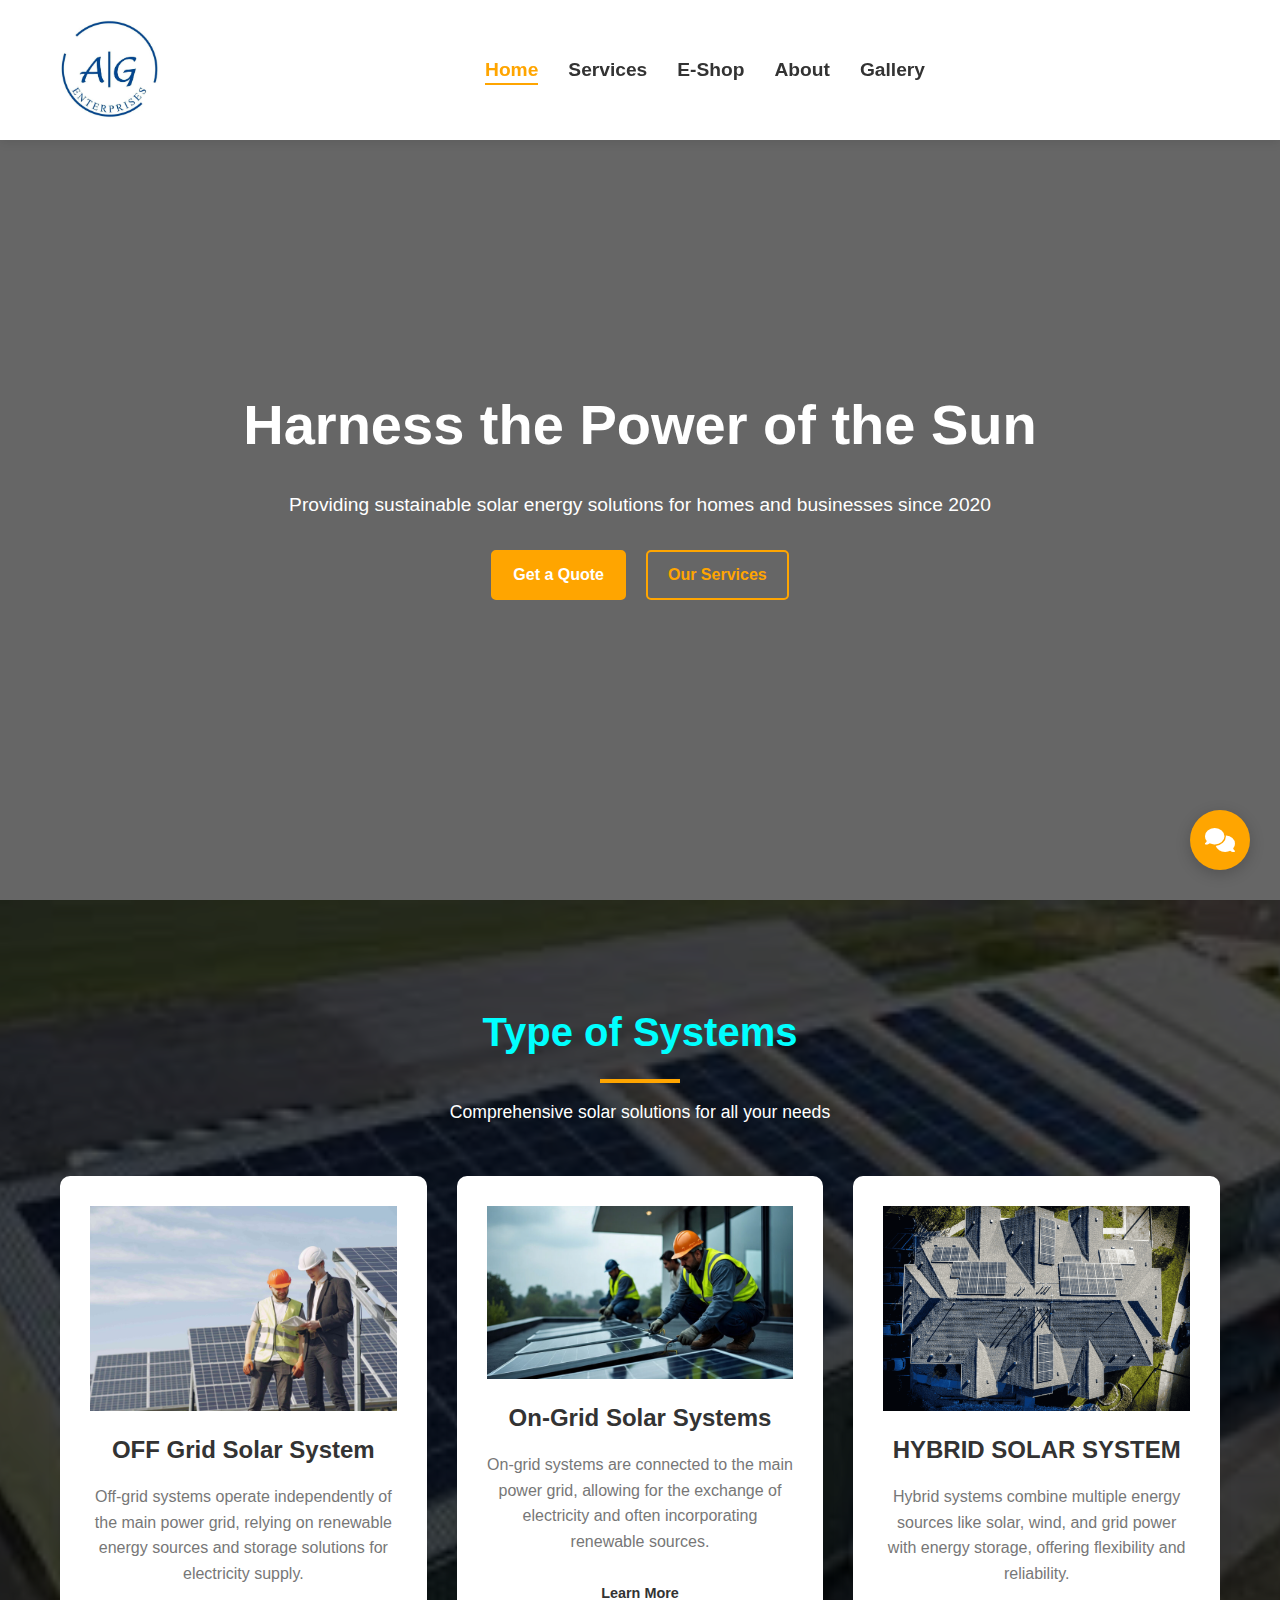
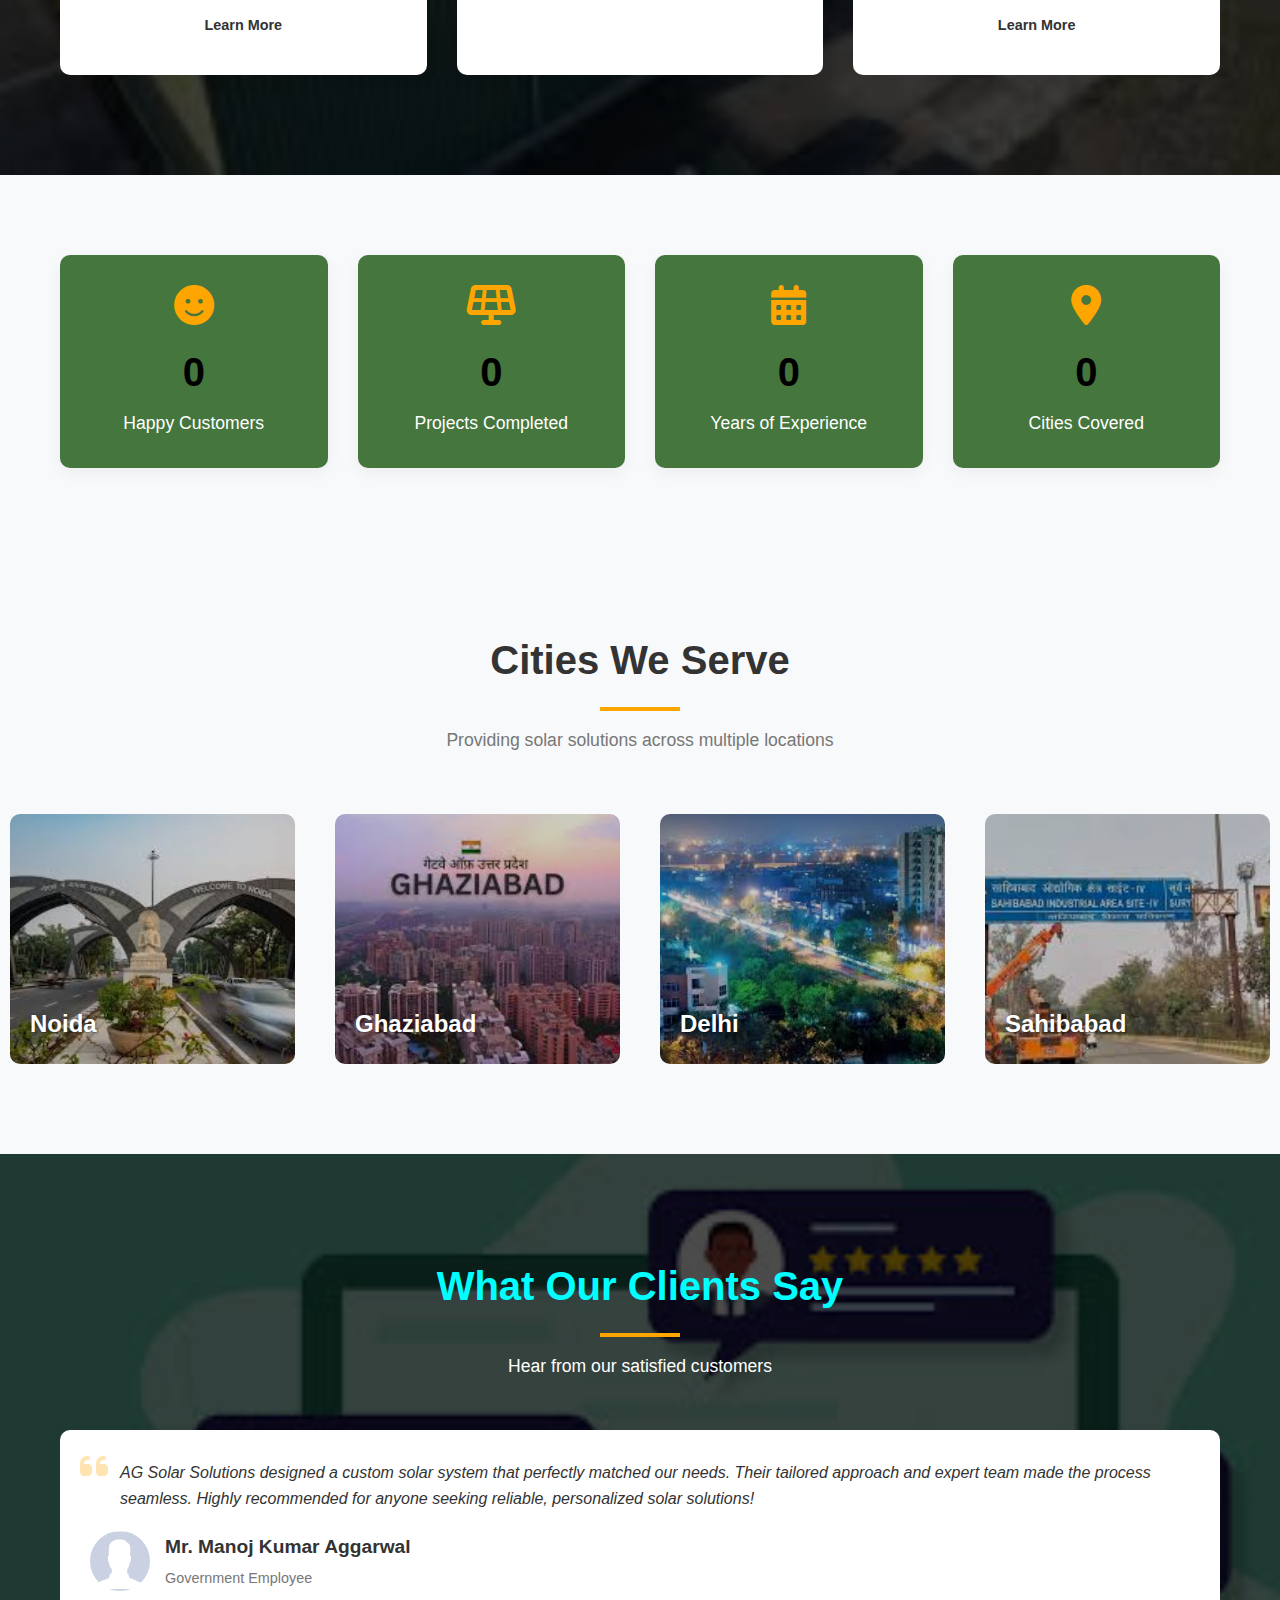
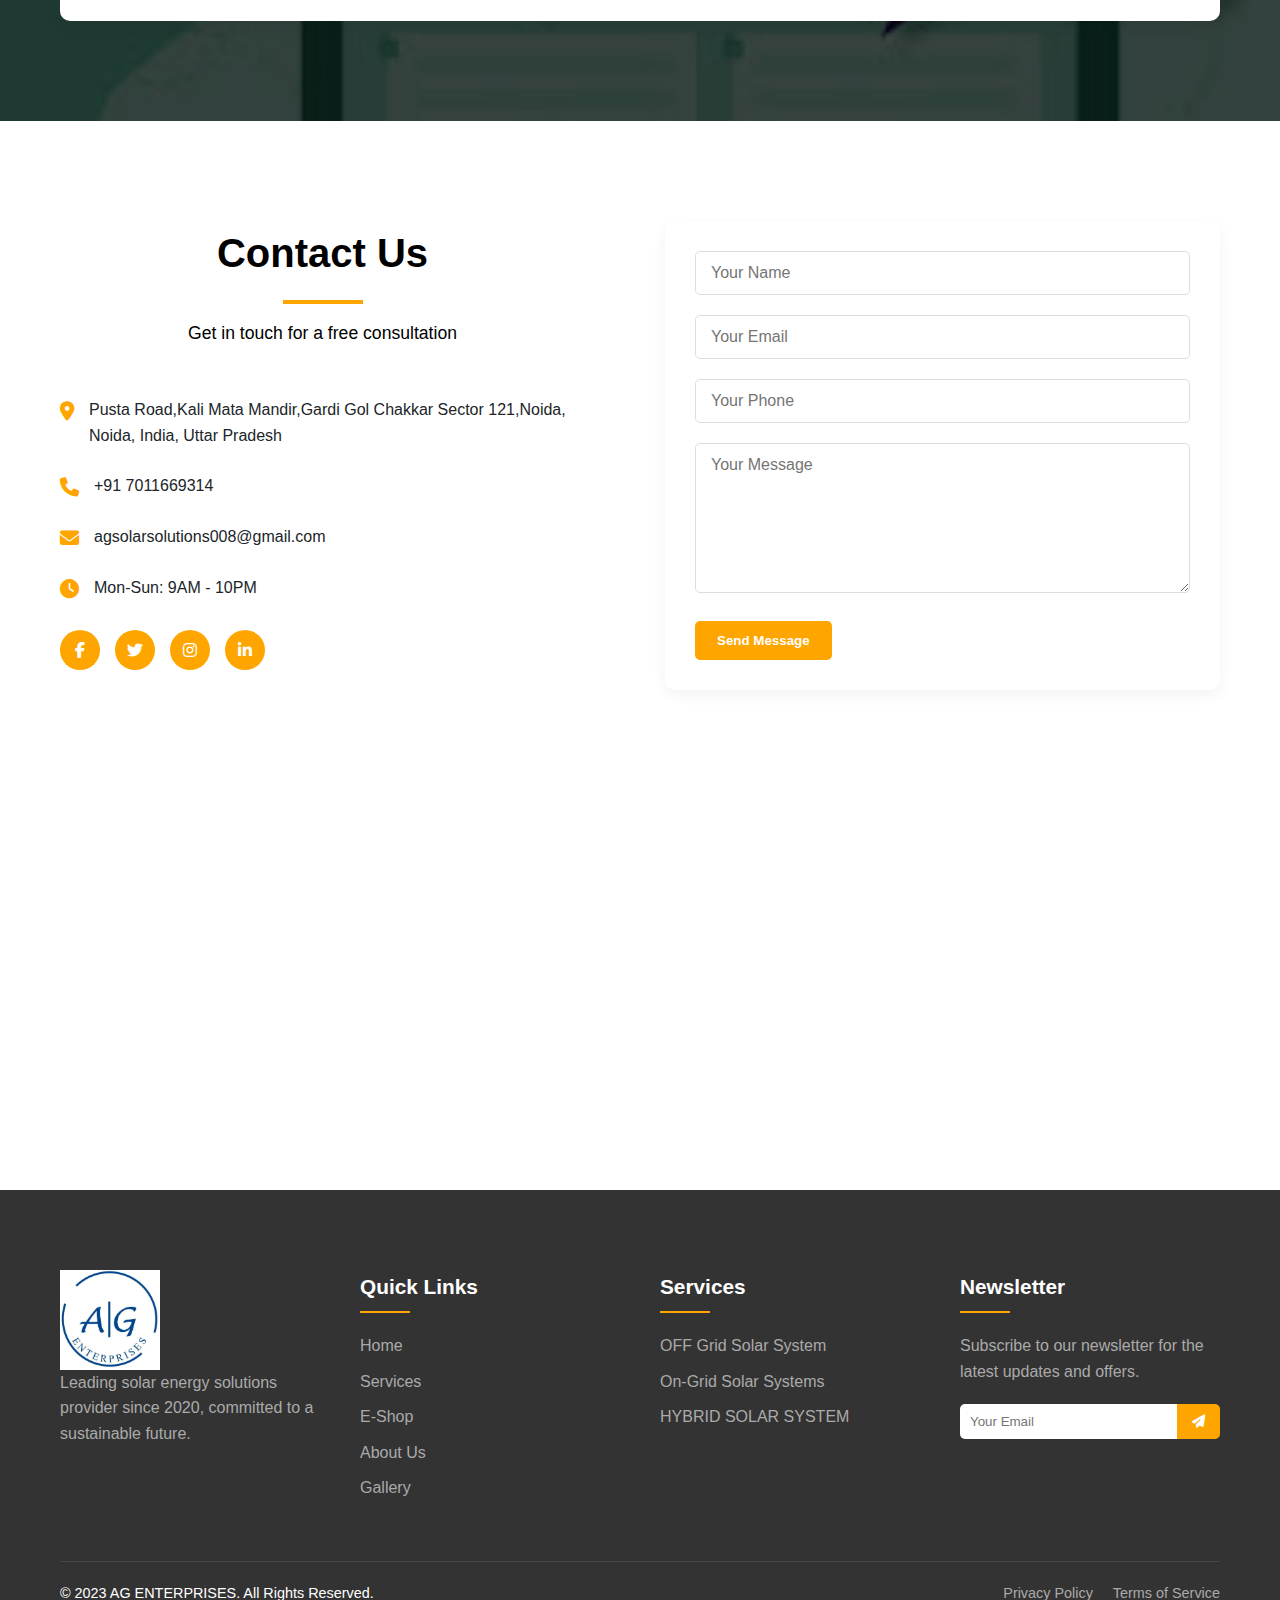
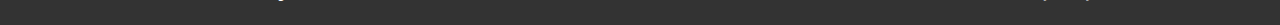
<file: index.html>
<!DOCTYPE html>
<html lang="en">
<head>
    <meta charset="UTF-8">
    <meta name="viewport" content="width=device-width, initial-scale=1.0">
    <title>AgSolar</title>
    <link rel="stylesheet" href="https://cdnjs.cloudflare.com/ajax/libs/font-awesome/6.4.0/css/all.min.css">
    <link rel="stylesheet" href="home.css">
</head>
<body>
    <!-- Header/Navbar -->
    <header>
        <div class="container">
            <div class="logo">
                <img src="logo.webp" alt="">
            </div>
            <nav class="navbar">
                <ul>
                    <li><a href="index.html" class="active">Home</a></li>
                    <li><a href="services.html">Services</a></li>
                    <li><a href="eshop.html">E-Shop</a></li>
                    <li><a href="about.html">About</a></li>
                    <li><a href="gallery.html">Gallery</a></li>
                </ul>
            </nav>
            <div class="nav-icons">
                <div class="hamburger" id="hamburger">
                    <div class="bar"></div>
                    <div class="bar"></div>
                    <div class="bar"></div>
                </div>
            </div>
        </div>
    </header>

    <!-- Chatbot Button -->
    <div class="chatbot-btn" id="chatbotBtn">
        <i class="fas fa-comments"></i>
    </div>

    <!-- Chatbot Container -->
    <div class="chatbot-container" id="chatbotContainer">
        <div class="chatbot-header">
            <h3>AgSolar Assistant</h3>
            <span class="close-btn" id="closeChatbot"><i class="fas fa-times"></i></span>
        </div>
        <div class="chatbot-messages" id="chatbotMessages">
            <div class="message bot-message">
                <p>Hello! I'm AgSolar Assistant. How can I help you with solar solutions today?</p>
            </div>
        </div>
        <div class="chatbot-input">
            <input type="text" id="userInput" placeholder="Type your message here...">
            <button id="sendMessage"><i class="fas fa-paper-plane"></i></button>
        </div>
    </div>

    <!-- Hero Section -->
    <section class="hero">
        <div class="container">
            <div class="hero-content">
                <h1>Harness the Power of the Sun</h1>
                <p>Providing sustainable solar energy solutions for homes and businesses since 2020</p>
                <div class="hero-buttons">
                    <a href="#contact" class="btn primary">Get a Quote</a>
                    <a href="#services" class="btn secondary">Our Services</a>
                </div>
            </div>
        </div>
    </section>

    

    <!-- Services Section -->
    <section class="services" id="services">
        <div class="container">
            <h2 class="section-title">Type of Systems</h2>
            <p class="section-subtitle">Comprehensive solar solutions for all your needs</p>
            
            <div class="services-grid">
                <div class="service-card">
                    <div class="service-icon">
                        <img src="servicecard(sc1).jpg" alt="">
                    </div>
                    
                    <h3>OFF Grid Solar System</h3>
                    <p>Off-grid systems operate independently of the main power grid, relying on renewable energy sources and storage solutions for electricity supply.</p>
                    <a href="#" class="btn small">Learn More</a>
                </div>
                
                <div class="service-card">
                    <div class="service-icon">
                        <img src="sc2.jpeg" alt="">
                    </div>
                    <h3>On-Grid Solar Systems</h3>
                    <p>On-grid systems are connected to the main power grid, allowing for the exchange of electricity and often incorporating renewable sources.</p>
                    <a href="#" class="btn small">Learn More</a>
                </div>
                
                <div class="service-card">
                    <div class="service-icon">
                        <img src="sc3.png" alt="">
                    </div>
                    <h3>HYBRID SOLAR SYSTEM</h3>
                    <p>Hybrid systems combine multiple energy sources like solar, wind, and grid power with energy storage, offering flexibility and reliability.</p>
                    <a href="#" class="btn small">Learn More</a>
                </div>
                
            </div>
        </div>
    </section>

    <!-- Stats Section -->
    <section class="stats">
        <div class="container">
            <div class="stat-item">
                <i class="fas fa-smile"></i>
                <h3 class="counter" data-target="1090">0</h3>
                <p>Happy Customers</p>
            </div>
            <div class="stat-item">
                <i class="fas fa-solar-panel"></i>
                <h3 class="counter" data-target="1500">0</h3>
                <p>Projects Completed</p>
            </div>
            <div class="stat-item">
                <i class="fas fa-calendar-alt"></i>
                <h3 class="counter" data-target="5">0</h3>
                <p>Years of Experience</p>
            </div>
            <div class="stat-item">
                <i class="fas fa-map-marker-alt"></i>
                <h3 class="counter" data-target="50">0</h3>
                <p>Cities Covered</p>
            </div>
        </div>
    </section>

    <!-- Cities Covered Section -->
    <section class="cities">
        <div class="container1">
            <h2 class="section-title">Cities We Serve</h2>
            <p class="section-subtitle">Providing solar solutions across multiple locations</p>
            
            <div class="cities-slider">
                <div class="city-card">
                    <img src="ct1.jpeg" alt="New York">
                    <h3>Noida</h3>
                </div>
                <div class="city-card">
                    <img src="ct2.jpeg" alt="Los Angeles">
                    <h3>Ghaziabad</h3>
                </div>
                <div class="city-card">
                    <img src="ct3.jpeg" alt="Chicago">
                    <h3>Delhi</h3>
                </div>
                <div class="city-card">
                    <img src="ct4.jpeg" alt="Houston">
                    <h3>Sahibabad</h3>
                </div>
            </div>
        </div>
    </section>

    <!-- Testimonials Section -->
    <section class="testimonials">
        <div class="container">
            <h2 class="section-title">What Our Clients Say</h2>
            <p class="section-subtitle">Hear from our satisfied customers</p>
            
            <div class="testimonial-slider">
                <div class="testimonial-card">
                    <div class="quote">
                        <i class="fas fa-quote-left"></i>
                        <p>AG Solar Solutions designed a custom solar system that perfectly matched our needs. Their tailored approach and expert team made the process seamless. Highly recommended for anyone seeking reliable, personalized solar solutions!</p>
                    </div>
                    <div class="client">
                        <img src="t1.png" alt="Sarah Johnson">
                        <div class="client-info">
                            <h4>Mr. Manoj Kumar Aggarwal</h4>
                            <p>Government Employee</p>
                        </div>
                    </div>
                </div>
                
                <div class="testimonial-card">
                    <div class="quote">
                        <i class="fas fa-quote-left"></i>
                        <p>AG Solar Solutions made going solar easy and affordable. Great service, fair pricing, and a system that truly fits my needs.</p>
                    </div>
                    <div class="client">
                        <img src="t1.png" alt="Michael Chen">
                        <div class="client-info">
                            <h4>Mr. Naresh</h4>
                            <p>CEO - Silk Company</p>
                        </div>
                    </div>
                </div>
                
                <div class="testimonial-card">
                    <div class="quote">
                        <i class="fas fa-quote-left"></i>
                        <p>AG Solar Solutions offers top-quality service at the best price. Their team was professional, transparent, and delivered great value for every penny. Highly recommend them for cost-effective solar solutions!.</p>
                    </div>
                    <div class="client">
                        <img src="t1.png" alt="Emily Rodriguez">
                        <div class="client-info">
                            <h4>Murari Lal Public School</h4>
                            <p>Faridabad</p>
                        </div>
                    </div>
                </div>
            </div>
        </div>
    </section>

    <!-- Contact Section -->
    <section class="contact" id="contact">
        <div class="container">
            <div class="contact-info">
                <h2 class="section-title">Contact Us</h2>
                <p class="section-subtitle">Get in touch for a free consultation</p>
                
                <div class="info-item">
                    <i class="fas fa-map-marker-alt"></i>
                    <p>Pusta Road,Kali Mata Mandir,Gardi Gol Chakkar Sector 121,Noida, Noida, India, Uttar Pradesh</p>
                </div>
                <div class="info-item">
                    <i class="fas fa-phone"></i>
                    <p>+91 7011669314</p>
                </div>
                <div class="info-item">
                    <i class="fas fa-envelope"></i>
                    <p>agsolarsolutions008@gmail.com</p>
                </div>
                <div class="info-item">
                    <i class="fas fa-clock"></i>
                    <p>Mon-Sun: 9AM - 10PM<br>
                </div>
                
                <div class="social-links">
                    <a href="https://www.facebook.com/Agsolarsolutionsindia"><i class="fab fa-facebook-f"></i></a>
                    <a href="https://x.com/AGsolarIndia"><i class="fab fa-twitter"></i></a>
                    <a href="https://www.instagram.com/agsolarsolutionsindia/?hl=en"><i class="fab fa-instagram"></i></a>
                    <a href="#"><i class="fab fa-linkedin-in"></i></a>
                </div>
            </div>
            
            <div class="contact-form">
                <form id="contactForm">
                    <div class="form-group">
                        <input type="text" id="name" placeholder="Your Name" required>
                    </div>
                    <div class="form-group">
                        <input type="email" id="email" placeholder="Your Email" required>
                    </div>
                    <div class="form-group">
                        <input type="tel" id="phone" placeholder="Your Phone">
                    </div>
                    <div class="form-group">
                        <textarea id="message" placeholder="Your Message" required></textarea>
                    </div>
                    <button type="submit" class="btn primary">Send Message</button>
                </form>
            </div>
        </div>
    </section>

    <!-- Map Section -->
    <section class="map">
        <iframe src="https://www.google.com/maps/embed?pb=!1m14!1m8!1m3!1d7005.625949888687!2d77.404371!3d28.605387000000004!3m2!1i1024!2i768!4f13.1!3m3!1m2!1s0x390cef007ab95247%3A0x232ae599bacf2e07!2sAG%20SOLAR%20SOLUTIONS!5e0!3m2!1sen!2sin!4v1755506112073!5m2!1sen!2sin" width="400" height="300" style="border:0;" allowfullscreen="" loading="lazy" referrerpolicy="no-referrer-when-downgrade"></iframe>
    </section>

    <!-- Footer -->
    <footer>
        <div class="container">
            <div class="footer-content">
                <div class="footer-col">
                    <div class="logo">
                        <img src="logo.webp" alt="">
                    </div>
                    <p>Leading solar energy solutions provider since 2020, committed to a sustainable future.</p>
                </div>
                <div class="footer-col">
                    <h4>Quick Links</h4>
                    <ul>
                        <li><a href="#">Home</a></li>
                        <li><a href="services.html">Services</a></li>
                        <li><a href="eshop.html">E-Shop</a></li>
                        <li><a href="about.html">About Us</a></li>
                        <li><a href="gallery.html">Gallery</a></li>
                    </ul>
                </div>
                <div class="footer-col">
                    <h4>Services</h4>
                    <ul>
                        <li><a href="#">OFF Grid Solar System</a></li>
                        <li><a href="#">On-Grid Solar Systems</a></li>
                        <li><a href="#">HYBRID SOLAR SYSTEM</a></li>
                    </ul>
                </div>
                <div class="footer-col">
                    <h4>Newsletter</h4>
                    <p>Subscribe to our newsletter for the latest updates and offers.</p>
                    <form class="newsletter-form">
                        <input type="email" placeholder="Your Email">
                        <button type="submit"><i class="fas fa-paper-plane"></i></button>
                    </form>
                </div>
            </div>
            <div class="footer-bottom">
                <p>&copy; 2023 AG ENTERPRISES. All Rights Reserved.</p>
                <div class="footer-links">
                    <a href="#">Privacy Policy</a>
                    <a href="#">Terms of Service</a>
                </div>
            </div>
        </div>
    </footer>

    <script src="home.js"></script>
    <script src="chatbot.js"></script>
    
</body>
</html>
</file>
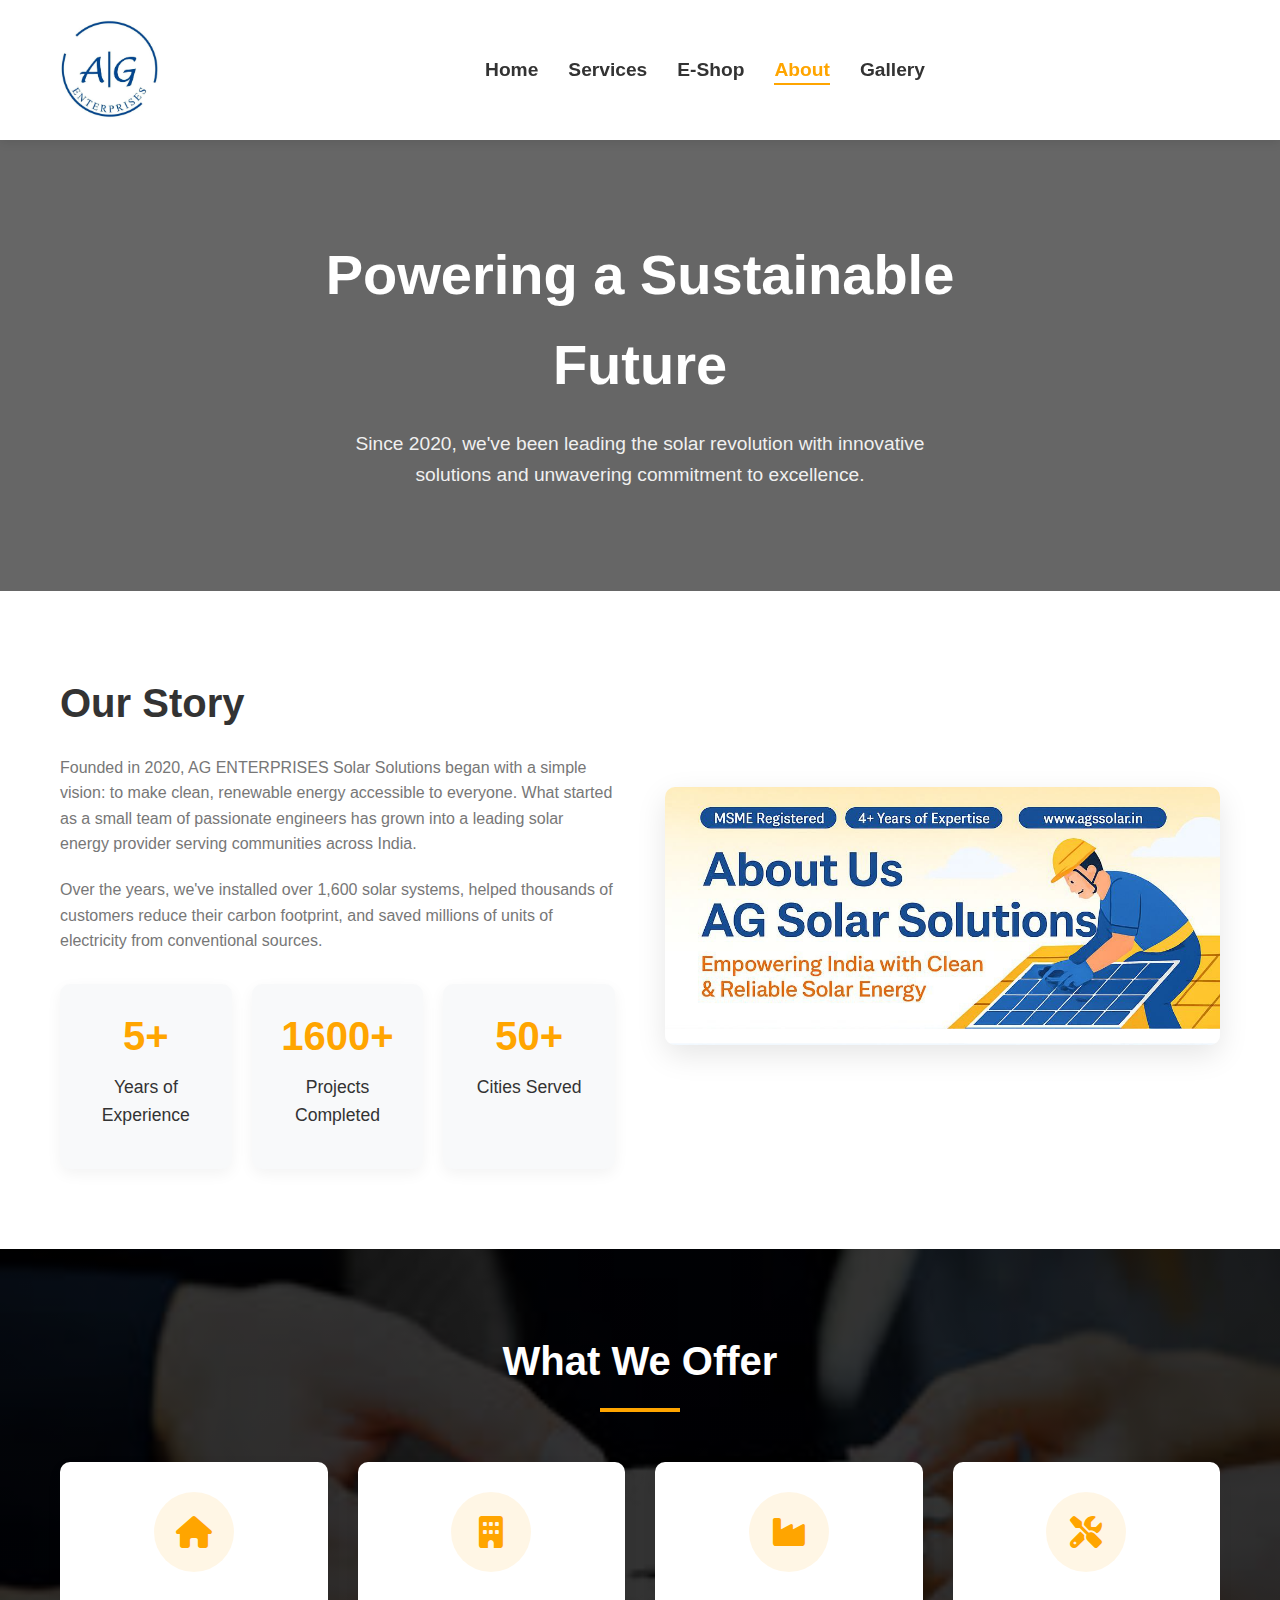
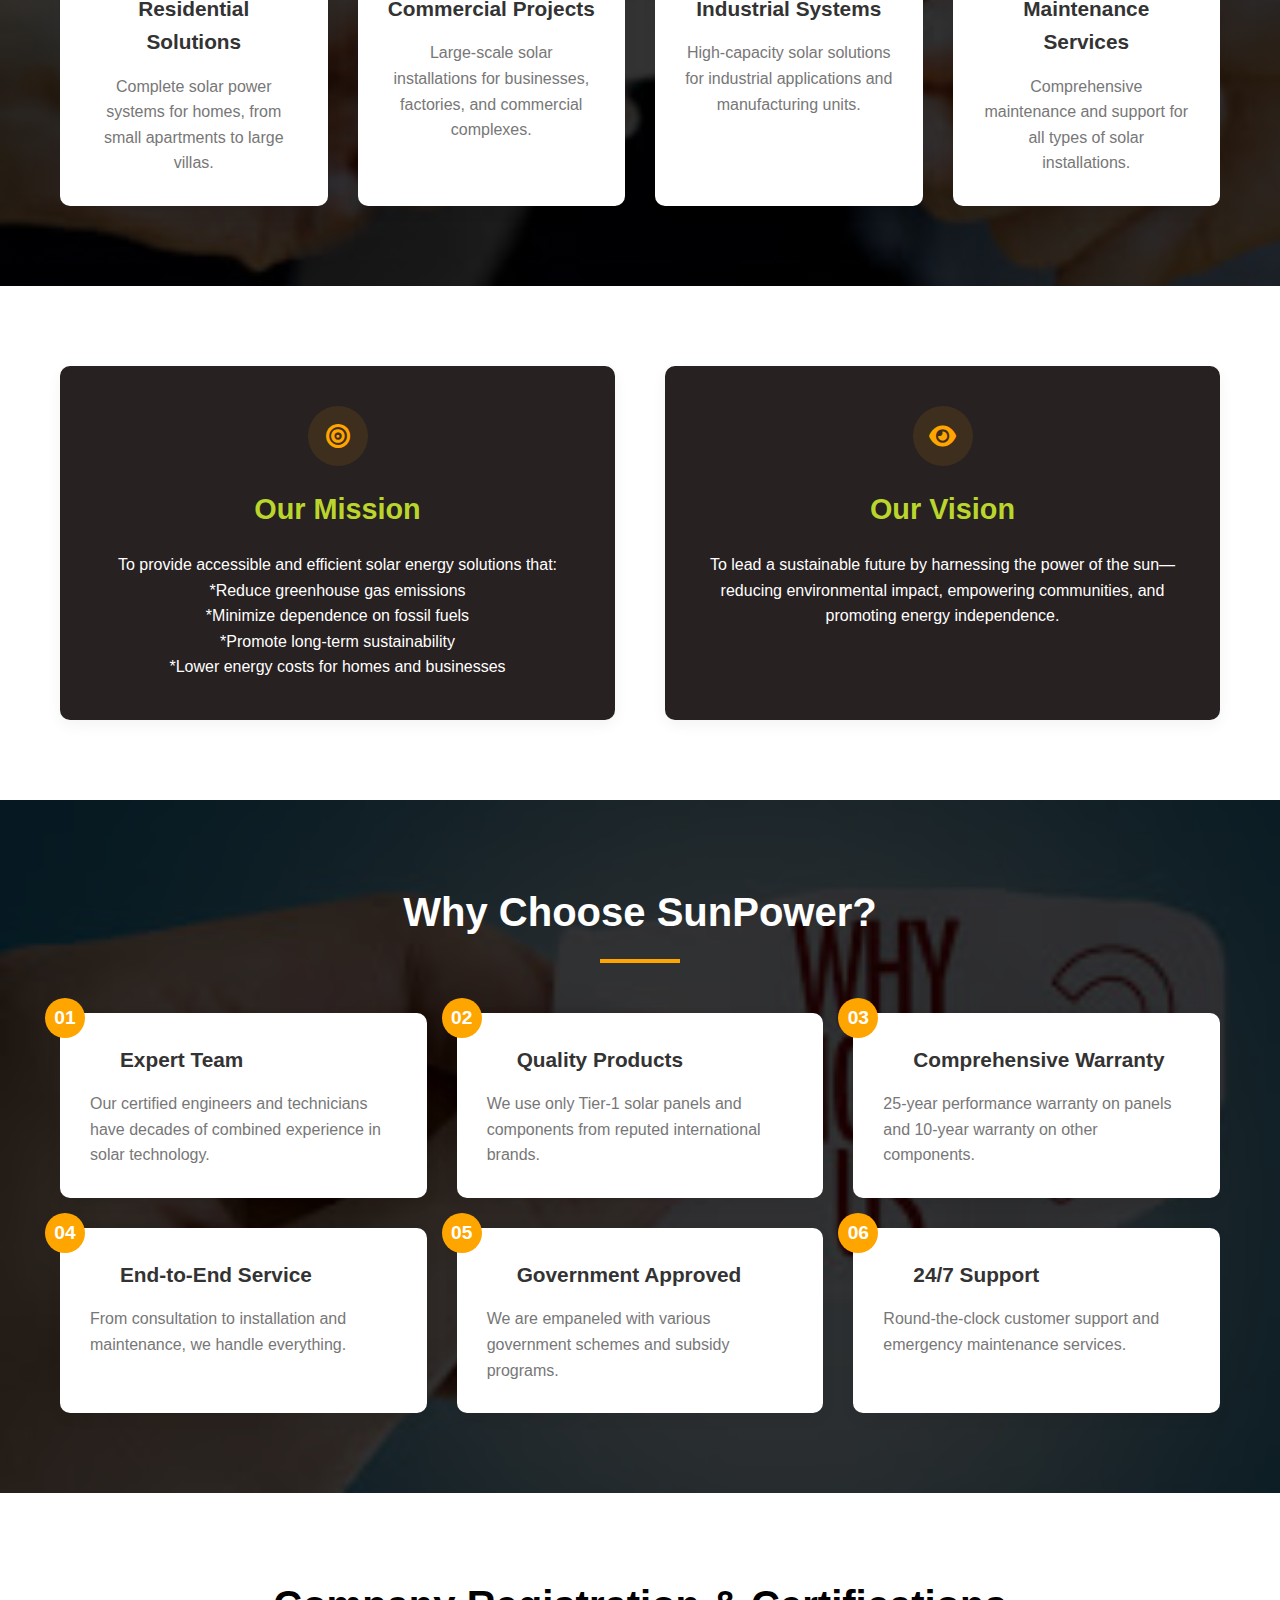
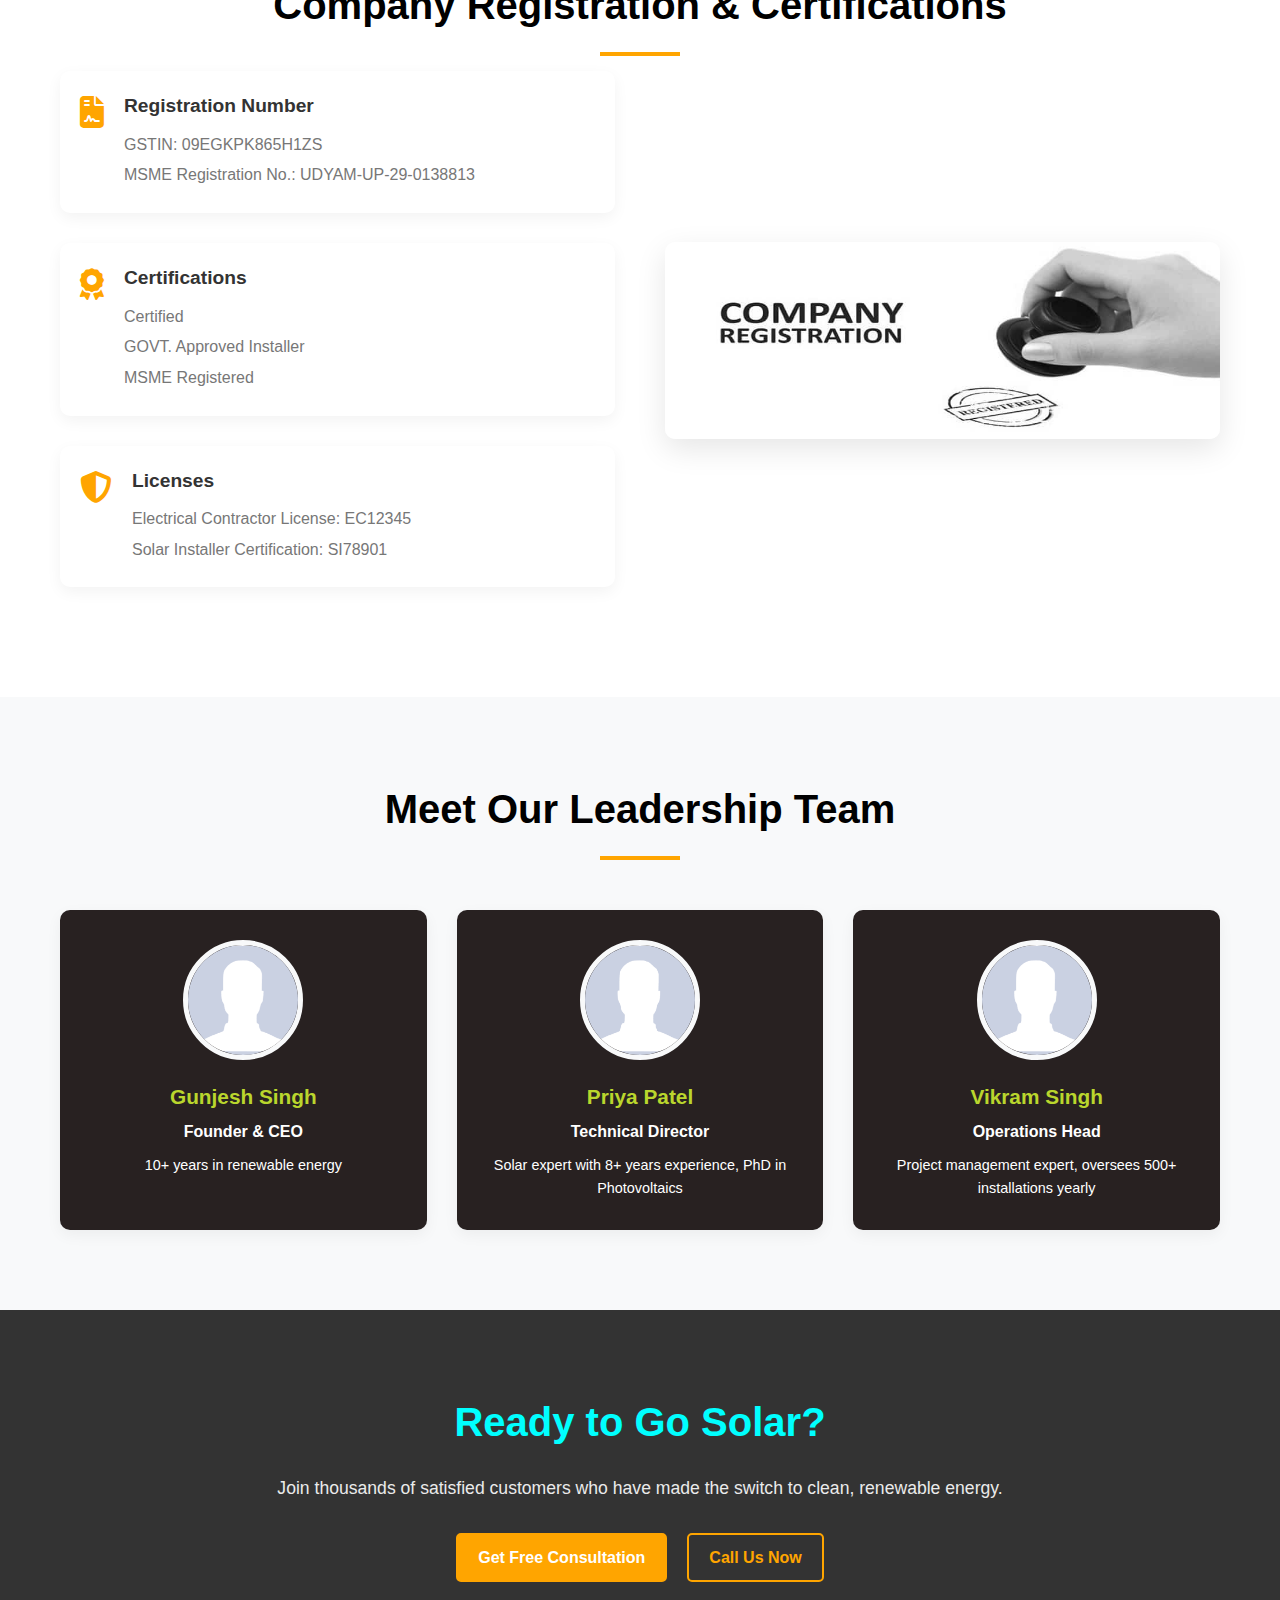
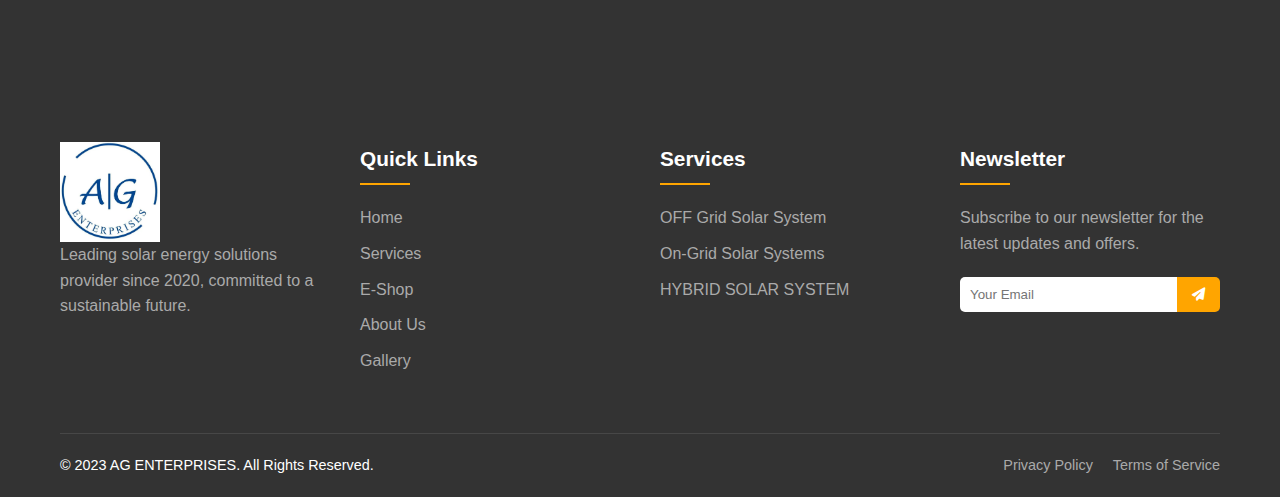
<file: about.html>
<!DOCTYPE html>
<html lang="en">
<head>
    <meta charset="UTF-8">
    <meta name="viewport" content="width=device-width, initial-scale=1.0">
    <title>AG Solar Solutions - About Us</title>
    <link rel="stylesheet" href="https://cdnjs.cloudflare.com/ajax/libs/font-awesome/6.4.0/css/all.min.css">
    <link rel="stylesheet" href="https://cdnjs.cloudflare.com/ajax/libs/animate.css/4.1.1/animate.min.css">
    <link rel="stylesheet" href="home.css">
    <link rel="stylesheet" href="about.css">
</head>
<body>
    <!-- Header/Navbar -->
    <header>
        <div class="container">
            <div class="logo">
                <img src="logo.webp" alt="">
              <!-- <i class="fas fa-solar-panel"></i>-->
                <!--<h1>AG ENTERPRISES</h1>-->
            </div>
            <nav class="navbar">
                <ul>
                    <li><a href="index.html" >Home</a></li>
                    <li><a href="services.html">Services</a></li>
                    <li><a href="eshop.html">E-Shop</a></li>
                    <li><a href="about.html"class="active">About</a></li>
                    <li><a href="gallery.html">Gallery</a></li>
                </ul>
            </nav>
            <div class="nav-icons">
                
                <div class="hamburger" id="hamburger">
                    <div class="bar"></div>
                    <div class="bar"></div>
                    <div class="bar"></div>
                </div>
            </div>
        </div>
    </header>

    <!-- About Hero Section -->
    <section class="about-hero">
        <div class="container">
            <div class="hero-content">
                <h1 class="animate__animated animate__fadeInDown">Powering a Sustainable Future</h1>
                <p class="animate__animated animate__fadeInUp">Since 2020, we've been leading the solar revolution with innovative solutions and unwavering commitment to excellence.</p>
            </div>
        </div>
    </section>

    <!-- Company Overview -->
    <section class="company-overview">
        <div class="container">
            <div class="overview-content">
                <div class="overview-text">
                    <h2>Our Story</h2>
                    <p>Founded in 2020, AG ENTERPRISES Solar Solutions began with a simple vision: to make clean, renewable energy accessible to everyone. What started as a small team of passionate engineers has grown into a leading solar energy provider serving communities across India.</p>
                    <p>Over the years, we've installed over 1,600 solar systems, helped thousands of customers reduce their carbon footprint, and saved millions of units of electricity from conventional sources.</p>
                    <div class="company-stats">
                        <div class="stat-item">
                            <h3>5+</h3>
                            <p>Years of Experience</p>
                        </div>
                        <div class="stat-item">
                            <h3>1600+</h3>
                            <p>Projects Completed</p>
                        </div>
                        <div class="stat-item">
                            <h3>50+</h3>
                            <p>Cities Served</p>
                        </div>
                    </div>
                </div>
                <div class="overview-image">
                    <img src="ab1.png" alt="Solar Team" class="animate__animated animate__zoomIn">
                </div>
            </div>
        </div>
    </section>

    <!-- What We Offer -->
    <section class="what-we-offer">
        <div class="container">
            <h2 style="color: rgb(255, 255, 255);" class="section-title">What We Offer</h2>
            <div class="offer-grid">
                <div class="offer-card animate__animated">
                    <div class="offer-icon">
                        <i class="fas fa-home"></i>
                    </div>
                    <h3>Residential Solutions</h3>
                    <p>Complete solar power systems for homes, from small apartments to large villas.</p>
                </div>
                <div class="offer-card animate__animated">
                    <div class="offer-icon">
                        <i class="fas fa-building"></i>
                    </div>
                    <h3>Commercial Projects</h3>
                    <p>Large-scale solar installations for businesses, factories, and commercial complexes.</p>
                </div>
                <div class="offer-card animate__animated">
                    <div class="offer-icon">
                        <i class="fas fa-industry"></i>
                    </div>
                    <h3>Industrial Systems</h3>
                    <p>High-capacity solar solutions for industrial applications and manufacturing units.</p>
                </div>
                <div class="offer-card animate__animated">
                    <div class="offer-icon">
                        <i class="fas fa-tools"></i>
                    </div>
                    <h3>Maintenance Services</h3>
                    <p>Comprehensive maintenance and support for all types of solar installations.</p>
                </div>
            </div>
        </div>
    </section>

    <!-- Mission & Vision -->
    <section class="mission-vision">
        <div class="container">
            <div class="mv-content">
                <div class="mission">
                    <div class="mv-icon">
                        <i class="fas fa-bullseye"></i>
                    </div>
                    <h2>Our Mission</h2>
                    <p>To provide accessible and efficient solar energy solutions that:</p>
                    <p>*Reduce greenhouse gas emissions</p>
                    <p>*Minimize dependence on fossil fuels</p>
                    <p>*Promote long-term sustainability</p>
                    <p>*Lower energy costs for homes and businesses</p>
                </div>
                <div class="vision">
                    <div class="mv-icon">
                        <i class="fas fa-eye"></i>
                    </div>
                    <h2>Our Vision</h2>
                    <p>To lead a sustainable future by harnessing the power of the sun—reducing environmental impact, empowering communities, and promoting energy independence.</p>
                </div>
            </div>
        </div>
    </section>

    <!-- Why Choose Us -->
    <section class="why-choose-us">
        <div class="container">
            <h2 style="color: rgb(255, 255, 255);" class="section-title">Why Choose SunPower?</h2>
            <div class="reasons-grid">
                <div class="reason-card animate__animated">
                    <div class="reason-number">01</div>
                    <h3>Expert Team</h3>
                    <p>Our certified engineers and technicians have decades of combined experience in solar technology.</p>
                </div>
                <div class="reason-card animate__animated">
                    <div class="reason-number">02</div>
                    <h3>Quality Products</h3>
                    <p>We use only Tier-1 solar panels and components from reputed international brands.</p>
                </div>
                <div class="reason-card animate__animated">
                    <div class="reason-number">03</div>
                    <h3>Comprehensive Warranty</h3>
                    <p>25-year performance warranty on panels and 10-year warranty on other components.</p>
                </div>
                <div class="reason-card animate__animated">
                    <div class="reason-number">04</div>
                    <h3>End-to-End Service</h3>
                    <p>From consultation to installation and maintenance, we handle everything.</p>
                </div>
                <div class="reason-card animate__animated">
                    <div class="reason-number">05</div>
                    <h3>Government Approved</h3>
                    <p>We are empaneled with various government schemes and subsidy programs.</p>
                </div>
                <div class="reason-card animate__animated">
                    <div class="reason-number">06</div>
                    <h3>24/7 Support</h3>
                    <p>Round-the-clock customer support and emergency maintenance services.</p>
                </div>
            </div>
        </div>
    </section>

    <!-- Company Registration & Certifications -->
    <section class="certifications">
        <div class="container">
            <h2 style="color: black;" class="section-title">Company Registration & Certifications</h2>
            <div class="cert-content">
                <div class="cert-details">
                    <div class="cert-item">
                        <i class="fas fa-file-contract"></i>
                        <div>
                            <h3>Registration Number</h3>
                            <p>GSTIN: 09EGKPK865H1ZS</p>
                            <p>MSME Registration No.: UDYAM-UP-29-0138813</p>
                        </div>
                    </div>
                    <div class="cert-item">
                        <i class="fas fa-award"></i>
                        <div>
                            <h3>Certifications</h3>
                            <p> Certified</p>
                            <p>GOVT. Approved Installer</p>
                            <p>MSME Registered</p>
                        </div>
                    </div>
                    <div class="cert-item">
                        <i class="fas fa-shield-alt"></i>
                        <div>
                            <h3>Licenses</h3>
                            <p>Electrical Contractor License: EC12345</p>
                            <p>Solar Installer Certification: SI78901</p>
                        </div>
                    </div>
                </div>
                <div class="cert-image">
                    <img src="ab4.jpg" alt="Certifications" class="animate__animated">
                </div>
            </div>
        </div>
    </section>

    <!-- Team Section -->
    <section class="team-section">
        <div class="container">
            <h2 style="color: black;" class="section-title">Meet Our Leadership Team</h2>
            <div class="team-grid">
                <div class="team-member animate__animated">
                    <div class="member-image">
                        <img src="t1.png" alt="Founder">
                    </div>
                    <h3>Gunjesh Singh</h3>
                    <p class="position">Founder & CEO</p>
                    <p class="bio">10+ years in renewable energy</p>
                </div>
                <div class="team-member animate__animated">
                    <div class="member-image">
                        <img src="t1.png" alt="Technical Director">
                    </div>
                    <h3>Priya Patel</h3>
                    <p class="position">Technical Director</p>
                    <p class="bio">Solar expert with 8+ years experience, PhD in Photovoltaics</p>
                </div>
                <div class="team-member animate__animated">
                    <div class="member-image">
                        <img src="t1.png" alt="Operations Head">
                    </div>
                    <h3>Vikram Singh</h3>
                    <p class="position">Operations Head</p>
                    <p class="bio">Project management expert, oversees 500+ installations yearly</p>
                </div>
            </div>
        </div>
    </section>

    <!-- Call to Action -->
    <section class="cta-section">
        <div class="container">
            <div class="cta-content">
                <h2>Ready to Go Solar?</h2>
                <p>Join thousands of satisfied customers who have made the switch to clean, renewable energy.</p>
                <div class="cta-buttons">
                    <a href="contact.html" class="btn primary">Get Free Consultation</a>
                    <a href="tel:+917011669314" class="btn secondary">Call Us Now</a>
                </div>
            </div>
        </div>
    </section>

    <!-- Footer -->
    <footer>
        <div class="container">
            <div class="footer-content">
                <div class="footer-col">
                    <div class="logo">
                        <img src="logo.webp" alt="">
                    </div>
                    <p>Leading solar energy solutions provider since 2020, committed to a sustainable future.</p>
                </div>
                <div class="footer-col">
                    <h4>Quick Links</h4>
                    <ul>
                        <li><a href="index.html">Home</a></li>
                        <li><a href="services.html">Services</a></li>
                        <li><a href="eshop.html">E-Shop</a></li>
                        <li><a href="about.html">About Us</a></li>
                        <li><a href="gallery.html">Gallery</a></li>
                    </ul>
                </div>
                <div class="footer-col">
                    <h4>Services</h4>
                    <ul>
                        <li><a href="#">OFF Grid Solar System</a></li>
                        <li><a href="#">On-Grid Solar Systems</a></li>
                        <li><a href="#">HYBRID SOLAR SYSTEM</a></li>
                    </ul>
                </div>
                <div class="footer-col">
                    <h4>Newsletter</h4>
                    <p>Subscribe to our newsletter for the latest updates and offers.</p>
                    <form class="newsletter-form">
                        <input type="email" placeholder="Your Email">
                        <button type="submit"><i class="fas fa-paper-plane"></i></button>
                    </form>
                </div>
            </div>
            <div class="footer-bottom">
                <p>&copy; 2023 AG ENTERPRISES. All Rights Reserved.</p>
                <div class="footer-links">
                    <a href="#">Privacy Policy</a>
                    <a href="#">Terms of Service</a>
                </div>
            </div>
        </div>
    </footer>

    <script src="home.js"></script>
    <script src="about.js"></script>
</body>
</html>
</file>
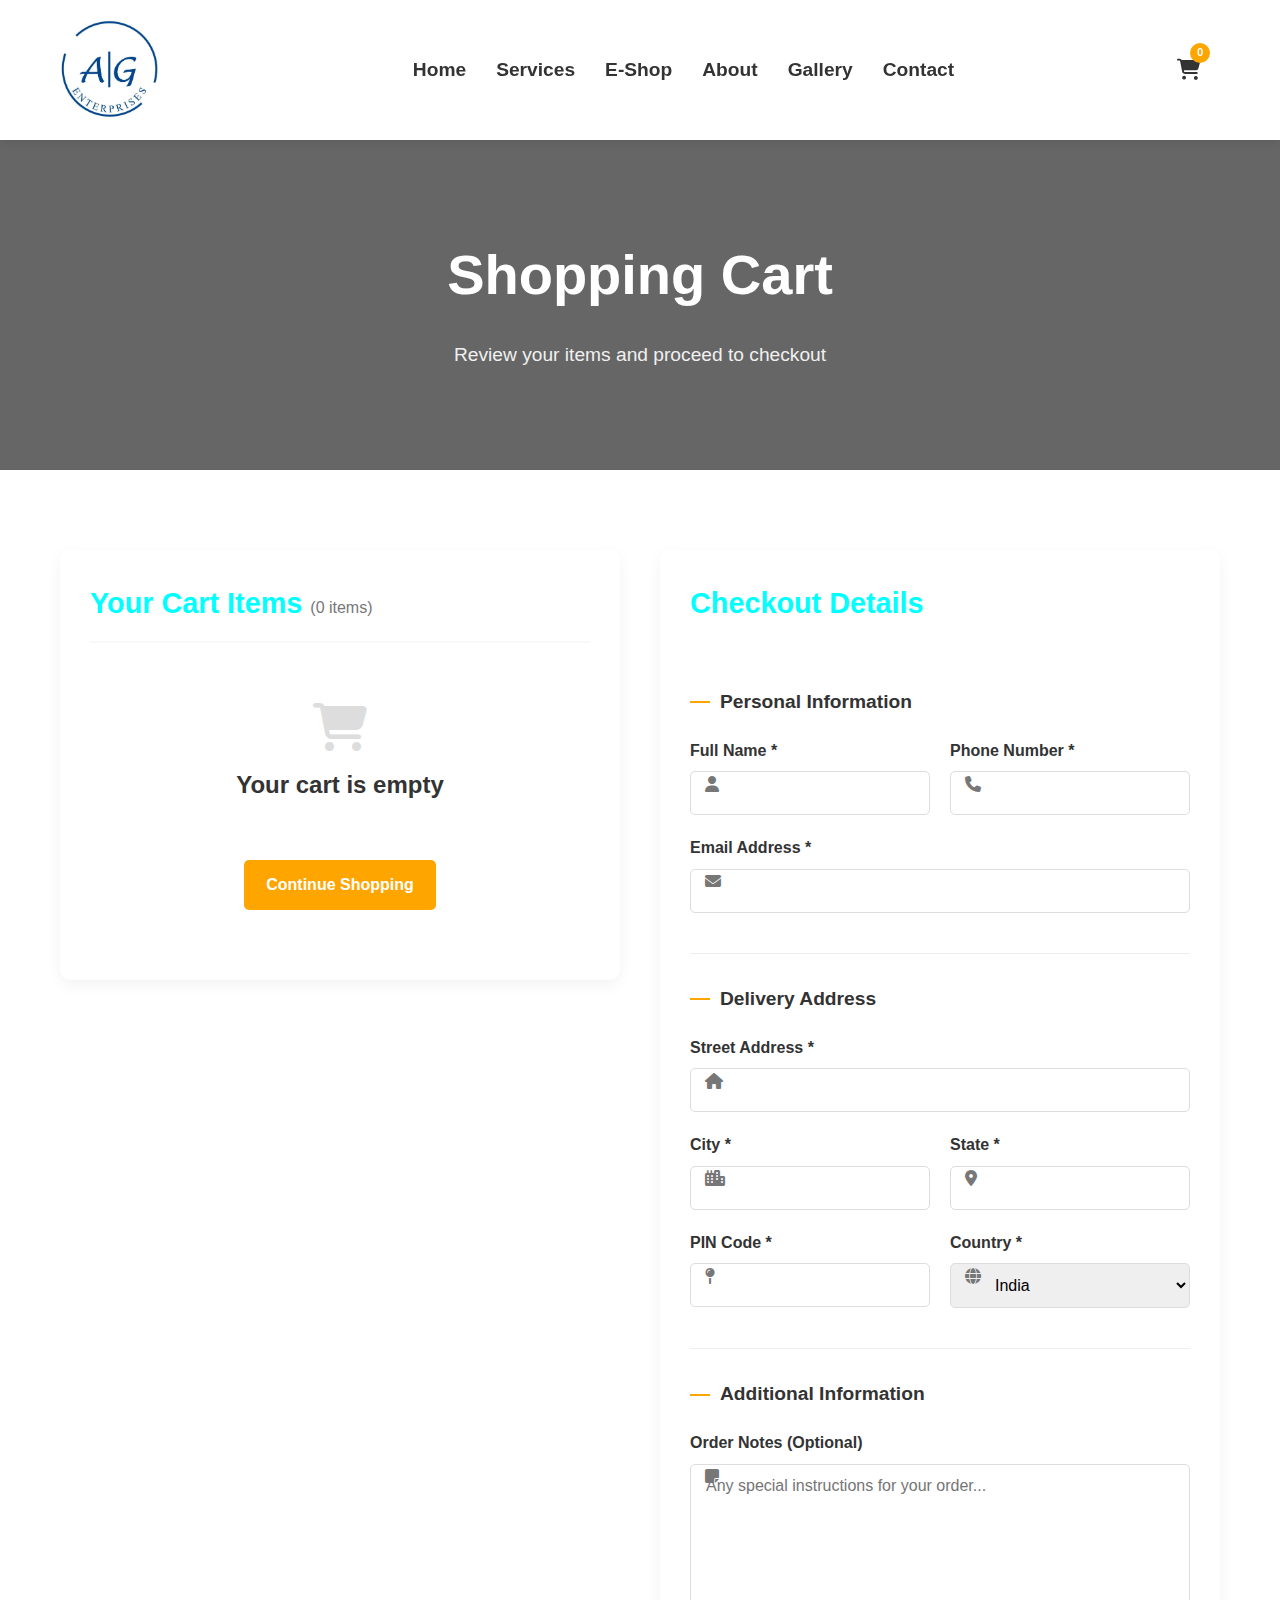
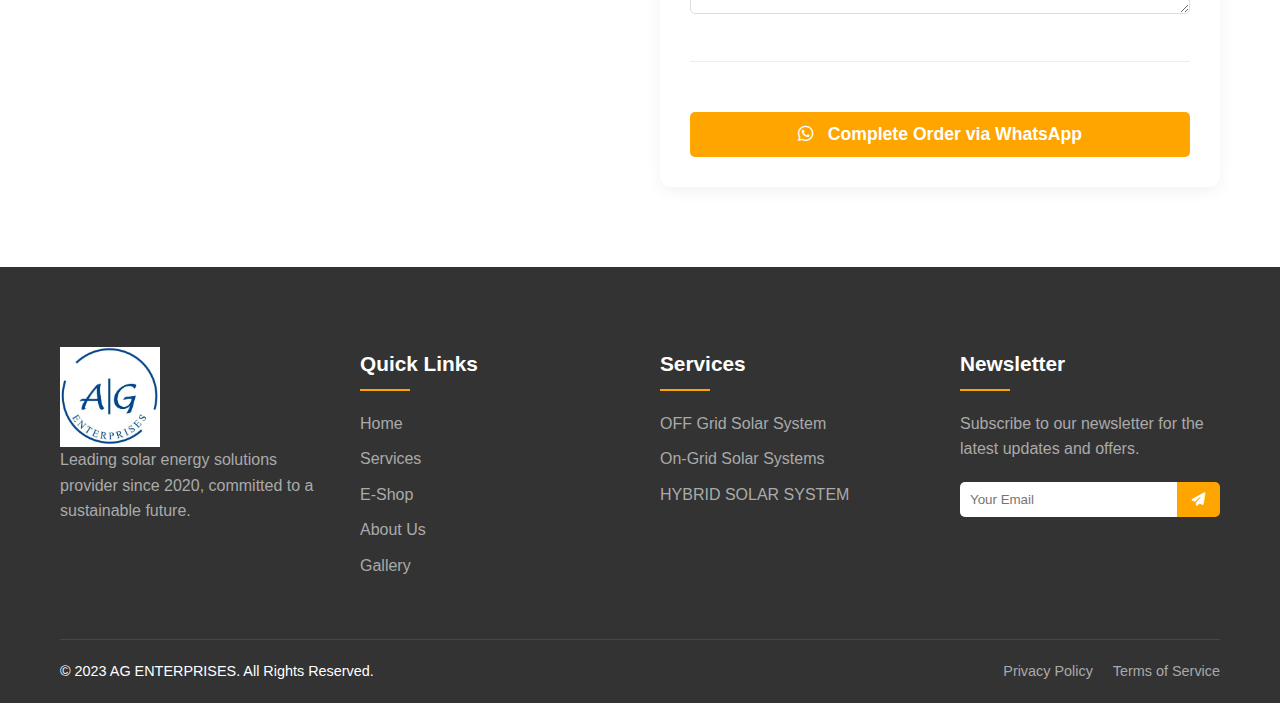
<file: cart.html>
<!DOCTYPE html>
<html lang="en">
<head>
    <meta charset="UTF-8">
    <meta name="viewport" content="width=device-width, initial-scale=1.0">
    <title>AG Solar Solutions - Cart & Checkout</title>
    <link rel="stylesheet" href="https://cdnjs.cloudflare.com/ajax/libs/font-awesome/6.4.0/css/all.min.css">
    <link rel="stylesheet" href="cart.css">
    <link rel="stylesheet" href="home.css">
</head>
<body>
    <!-- Header/Navbar -->
    <header>
        <div class="container">
            <div class="logo">
                <img src="logo.webp" alt="">
            </div>
            <nav class="navbar">
                <ul>
                    <li><a href="index.html">Home</a></li>
                    <li><a href="services.html">Services</a></li>
                    <li><a href="eshop.html">E-Shop</a></li>
                    <li><a href="about.html">About</a></li>
                    <li><a href="gallery.html">Gallery</a></li>
                    <li><a href="contact.html">Contact</a></li>
                </ul>
            </nav>
            <div class="nav-icons">
                <a href="cart.html" class="cart-icon">
                    <i class="fas fa-shopping-cart"></i>
                    <span class="cart-count">0</span>
                </a>
                <div class="hamburger" id="hamburger">
                    <div class="bar"></div>
                    <div class="bar"></div>
                    <div class="bar"></div>
                </div>
            </div>
        </div>
    </header>

    <!-- Cart Hero Section -->
    <section class="cart-hero">
        <div class="container">
            <h1>Shopping Cart</h1>
            <p>Review your items and proceed to checkout</p>
        </div>
    </section>

    <!-- Cart Section -->
    <section class="cart-section">
        <div class="container">
            <div class="cart-content">
                <!-- Cart Items -->
                <div class="cart-items-container">
                    <h2>Your Cart Items <span id="itemCount">(0 items)</span></h2>
                    
                    <div class="cart-items" id="cartItems">
                        <div class="empty-cart-message" id="emptyCart">
                            <i class="fas fa-shopping-cart"></i>
                            <h3>Your cart is empty</h3>
                            <p>Looks like you haven't added any items to your cart yet.</p>
                            <a href="eshop.html" class="btn primary">Continue Shopping</a>
                        </div>
                    </div>
                    
                    <div class="cart-summary" id="cartSummary">
                        <div class="summary-item">
                            <span>Subtotal:</span>
                            <span class="subtotal-amount">₹0.00</span>
                        </div>
                        <div class="summary-item">
                            <span>Shipping:</span>
                            <span class="shipping-amount">₹0.00</span>
                        </div>
                        <div class="summary-item">
                            <span>Tax (18%):</span>
                            <span class="tax-amount">₹0.00</span>
                        </div>
                        <div class="summary-item total">
                            <span>Total:</span>
                            <span class="total-amount">₹0.00</span>
                        </div>
                    </div>
                </div>
                
                <!-- Checkout Form -->
                <div class="checkout-form-container">
                    <h2>Checkout Details</h2>
                    <p>Please fill in your details to complete your order</p>
                    
                    <form id="checkoutForm" class="checkout-form">
                        <div class="form-section">
                            <h3>Personal Information</h3>
                            <div class="form-row">
                                <div class="form-group">
                                    <label for="name">Full Name *</label>
                                    <input type="text" id="name" name="name" required>
                                    <i class="fas fa-user"></i>
                                </div>
                                
                                <div class="form-group">
                                    <label for="phone">Phone Number *</label>
                                    <input type="tel" id="phone" name="phone" required>
                                    <i class="fas fa-phone"></i>
                                </div>
                            </div>
                            
                            <div class="form-group">
                                <label for="email">Email Address *</label>
                                <input type="email" id="email" name="email" required>
                                <i class="fas fa-envelope"></i>
                            </div>
                        </div>
                        
                        <div class="form-section">
                            <h3>Delivery Address</h3>
                            <div class="form-group">
                                <label for="address">Street Address *</label>
                                <input type="text" id="address" name="address" required>
                                <i class="fas fa-home"></i>
                            </div>
                            
                            <div class="form-row">
                                <div class="form-group">
                                    <label for="city">City *</label>
                                    <input type="text" id="city" name="city" required>
                                    <i class="fas fa-city"></i>
                                </div>
                                
                                <div class="form-group">
                                    <label for="state">State *</label>
                                    <input type="text" id="state" name="state" required>
                                    <i class="fas fa-map-marker-alt"></i>
                                </div>
                            </div>
                            
                            <div class="form-row">
                                <div class="form-group">
                                    <label for="pincode">PIN Code *</label>
                                    <input type="text" id="pincode" name="pincode" required>
                                    <i class="fas fa-map-pin"></i>
                                </div>
                                
                                <div class="form-group">
                                    <label for="country">Country *</label>
                                    <select id="country" name="country" required>
                                        <option value="">Select Country</option>
                                        <option value="India" selected>India</option>
                                        <option value="Other">Other</option>
                                    </select>
                                    <i class="fas fa-globe"></i>
                                </div>
                            </div>
                        </div>
                        
                        <div class="form-section">
                            <h3>Additional Information</h3>
                            <div class="form-group">
                                <label for="notes">Order Notes (Optional)</label>
                                <textarea id="notes" name="notes" rows="3" placeholder="Any special instructions for your order..."></textarea>
                                <i class="fas fa-sticky-note"></i>
                            </div>
                        </div>
                        
                        <button type="submit" class="btn primary whatsapp-checkout">
                            <i class="fab fa-whatsapp"></i> Complete Order via WhatsApp
                        </button>
                    </form>
                </div>
            </div>
        </div>
    </section>

    <!-- Footer -->
    <footer>
        <div class="container">
            <div class="footer-content">
                <div class="footer-col">
                    <div class="logo">
                        <img src="logo.webp" alt="">
                    </div>
                    <p>Leading solar energy solutions provider since 2020, committed to a sustainable future.</p>
                </div>
                <div class="footer-col">
                    <h4>Quick Links</h4>
                    <ul>
                        <li><a href="#">Home</a></li>
                        <li><a href="services.html">Services</a></li>
                        <li><a href="eshop.html">E-Shop</a></li>
                        <li><a href="about.html">About Us</a></li>
                        <li><a href="gallery.html">Gallery</a></li>
                    </ul>
                </div>
                <div class="footer-col">
                    <h4>Services</h4>
                    <ul>
                        <li><a href="#">OFF Grid Solar System</a></li>
                        <li><a href="#">On-Grid Solar Systems</a></li>
                        <li><a href="#">HYBRID SOLAR SYSTEM</a></li>
                    </ul>
                </div>
                <div class="footer-col">
                    <h4>Newsletter</h4>
                    <p>Subscribe to our newsletter for the latest updates and offers.</p>
                    <form class="newsletter-form">
                        <input type="email" placeholder="Your Email">
                        <button type="submit"><i class="fas fa-paper-plane"></i></button>
                    </form>
                </div>
            </div>
            <div class="footer-bottom">
                <p>&copy; 2023 AG ENTERPRISES. All Rights Reserved.</p>
                <div class="footer-links">
                    <a href="#">Privacy Policy</a>
                    <a href="#">Terms of Service</a>
                </div>
            </div>
        </div>
    </footer>

    <script src="cart.js"></script>
    <script src="home.js"></script>
    <script src="eshope.js"></script>
</body>
</html>
</file>
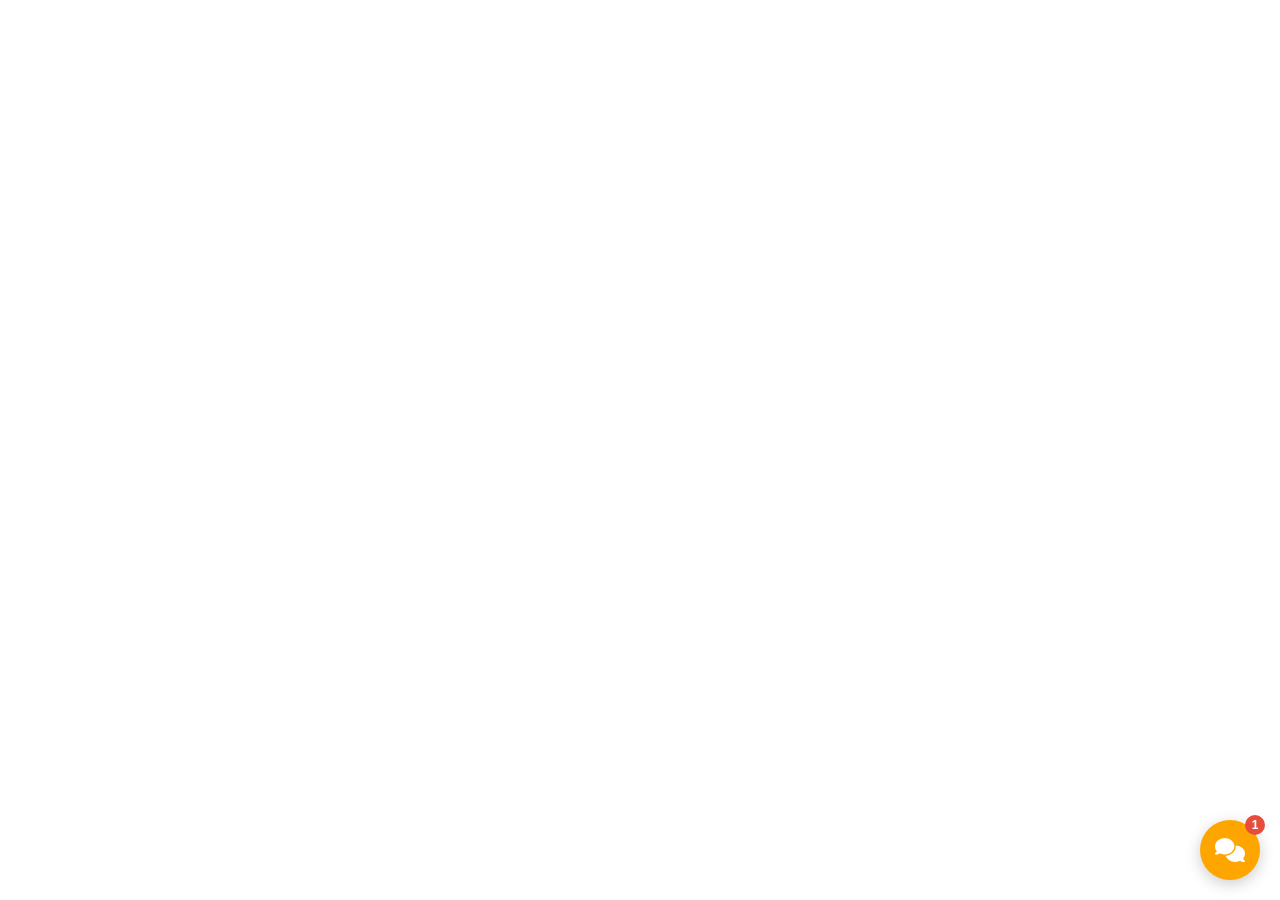
<file: chatbot.html>
<!DOCTYPE html>
<html lang="en">
<head>
    <meta charset="UTF-8">
    <meta name="viewport" content="width=device-width, initial-scale=1.0">
    <title>Solar Company Chatbot</title>
    <link rel="stylesheet" href="https://cdnjs.cloudflare.com/ajax/libs/font-awesome/6.4.0/css/all.min.css">
    <link rel="stylesheet" href="chatbot.css">
</head>
<body>
    <!-- Chatbot Container -->
    <div class="chatbot-container">
        <!-- Chatbot Button -->
        <div class="chatbot-button" id="chatbotButton">
            <i class="fas fa-comments"></i>
            <span class="notification-badge" id="notificationBadge">1</span>
        </div>
        
        <!-- Chatbot Window -->
        <div class="chatbot-window" id="chatbotWindow">
            <!-- Chatbot Header -->
            <div class="chatbot-header">
                <h3><i class="fas fa-solar-panel"></i> SunPower Assistant</h3>
                <div class="chatbot-controls">
                    <button class="minimize-btn" id="minimizeBtn"><i class="fas fa-minus"></i></button>
                    <button class="close-btn" id="closeBtn"><i class="fas fa-times"></i></button>
                </div>
            </div>
            
            <!-- Chat Messages -->
            <div class="chat-messages" id="chatMessages">
                <div class="message bot-message">
                    <div class="message-avatar">
                        <i class="fas fa-robot"></i>
                    </div>
                    <div class="message-content">
                        <p>Hello! I'm SunPower's virtual assistant. How can I help you with solar solutions today?</p>
                        <span class="message-time">10:00 AM</span>
                    </div>
                </div>
                
                <!-- Quick Questions -->
                <div class="quick-questions">
                    <p>Quick questions you can ask:</p>
                    <div class="question-chips">
                        <button class="question-chip" data-question="What are your solar panel options?">Solar panel options</button>
                        <button class="question-chip" data-question="How much does installation cost?">Installation cost</button>
                        <button class="question-chip" data-question="Do you offer maintenance services?">Maintenance services</button>
                    </div>
                </div>
            </div>
            
            <!-- Chat Input -->
            <div class="chat-input-container">
                <div class="chat-input">
                    <input type="text" id="userInput" placeholder="Type your message here...">
                    <button id="sendButton"><i class="fas fa-paper-plane"></i></button>
                </div>
            </div>
        </div>
    </div>

    <script src="chatbot.js"></script>
</body>
</html>
</file>
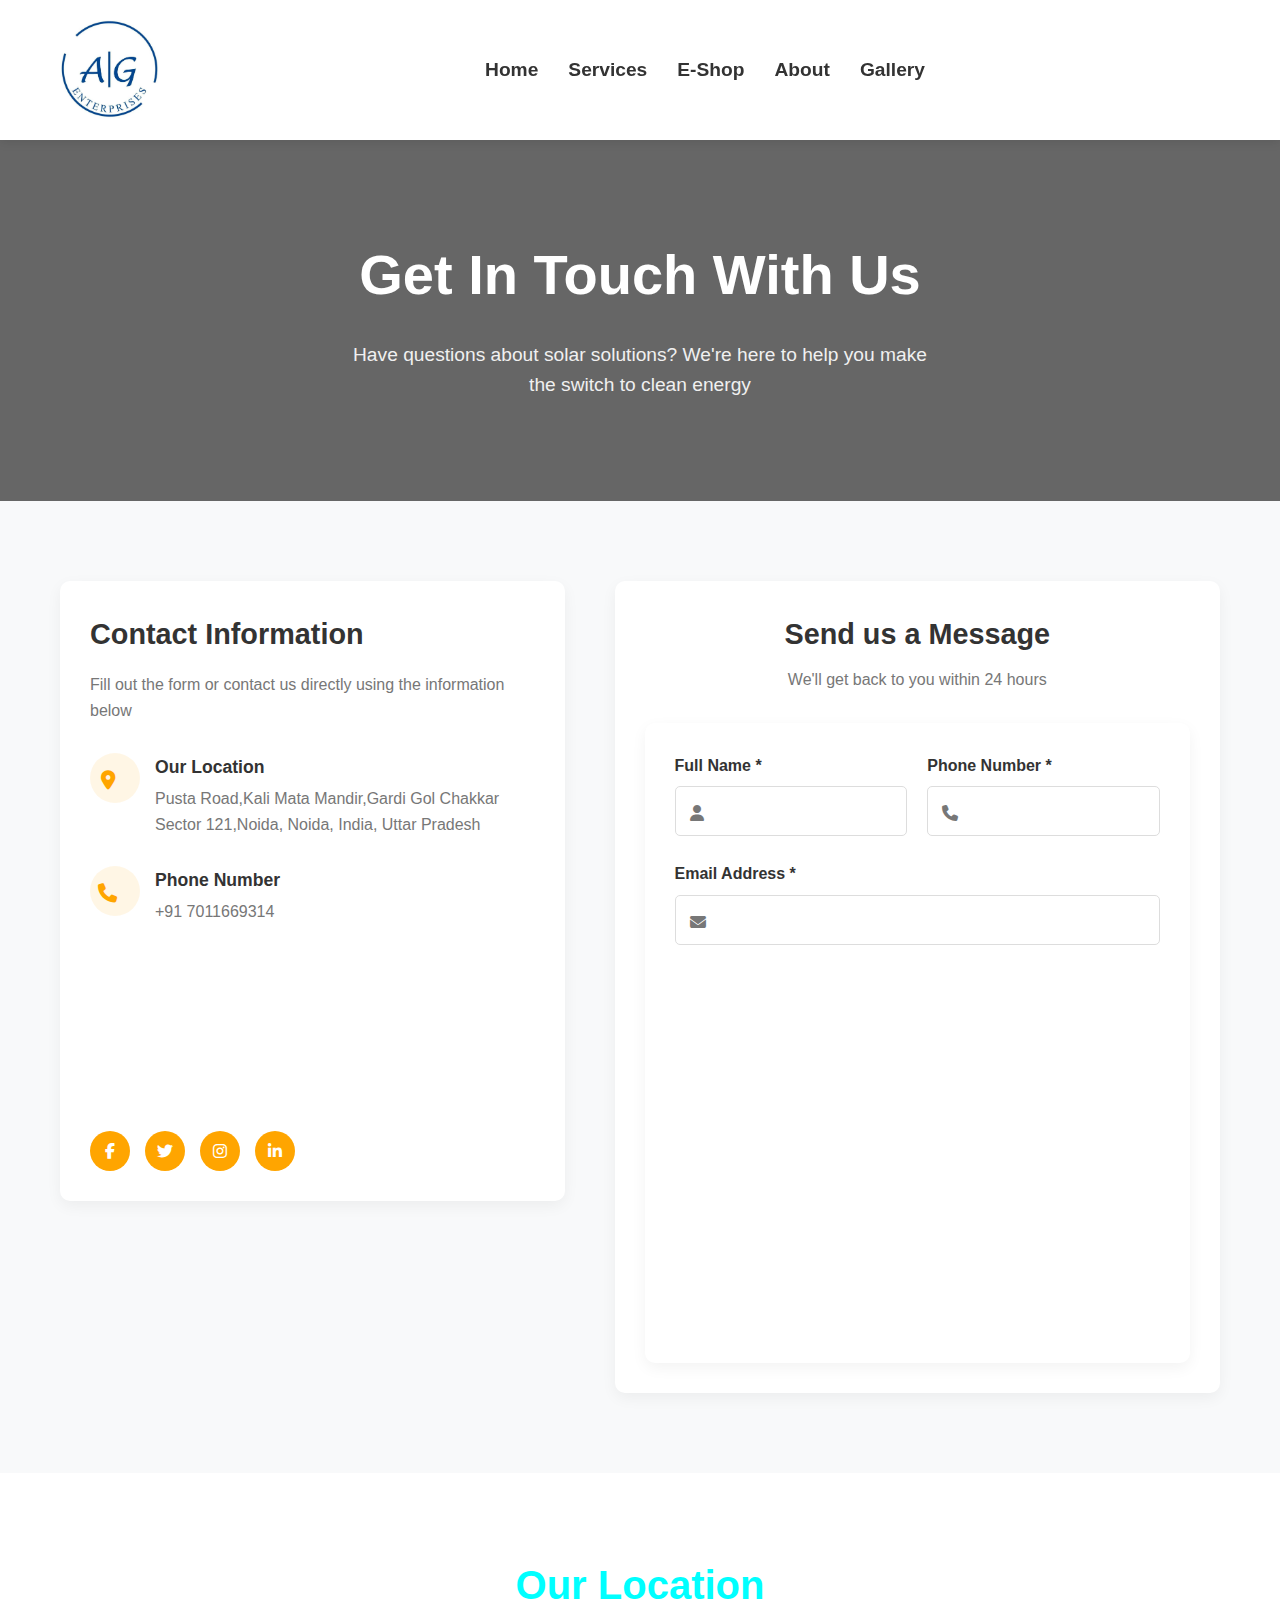
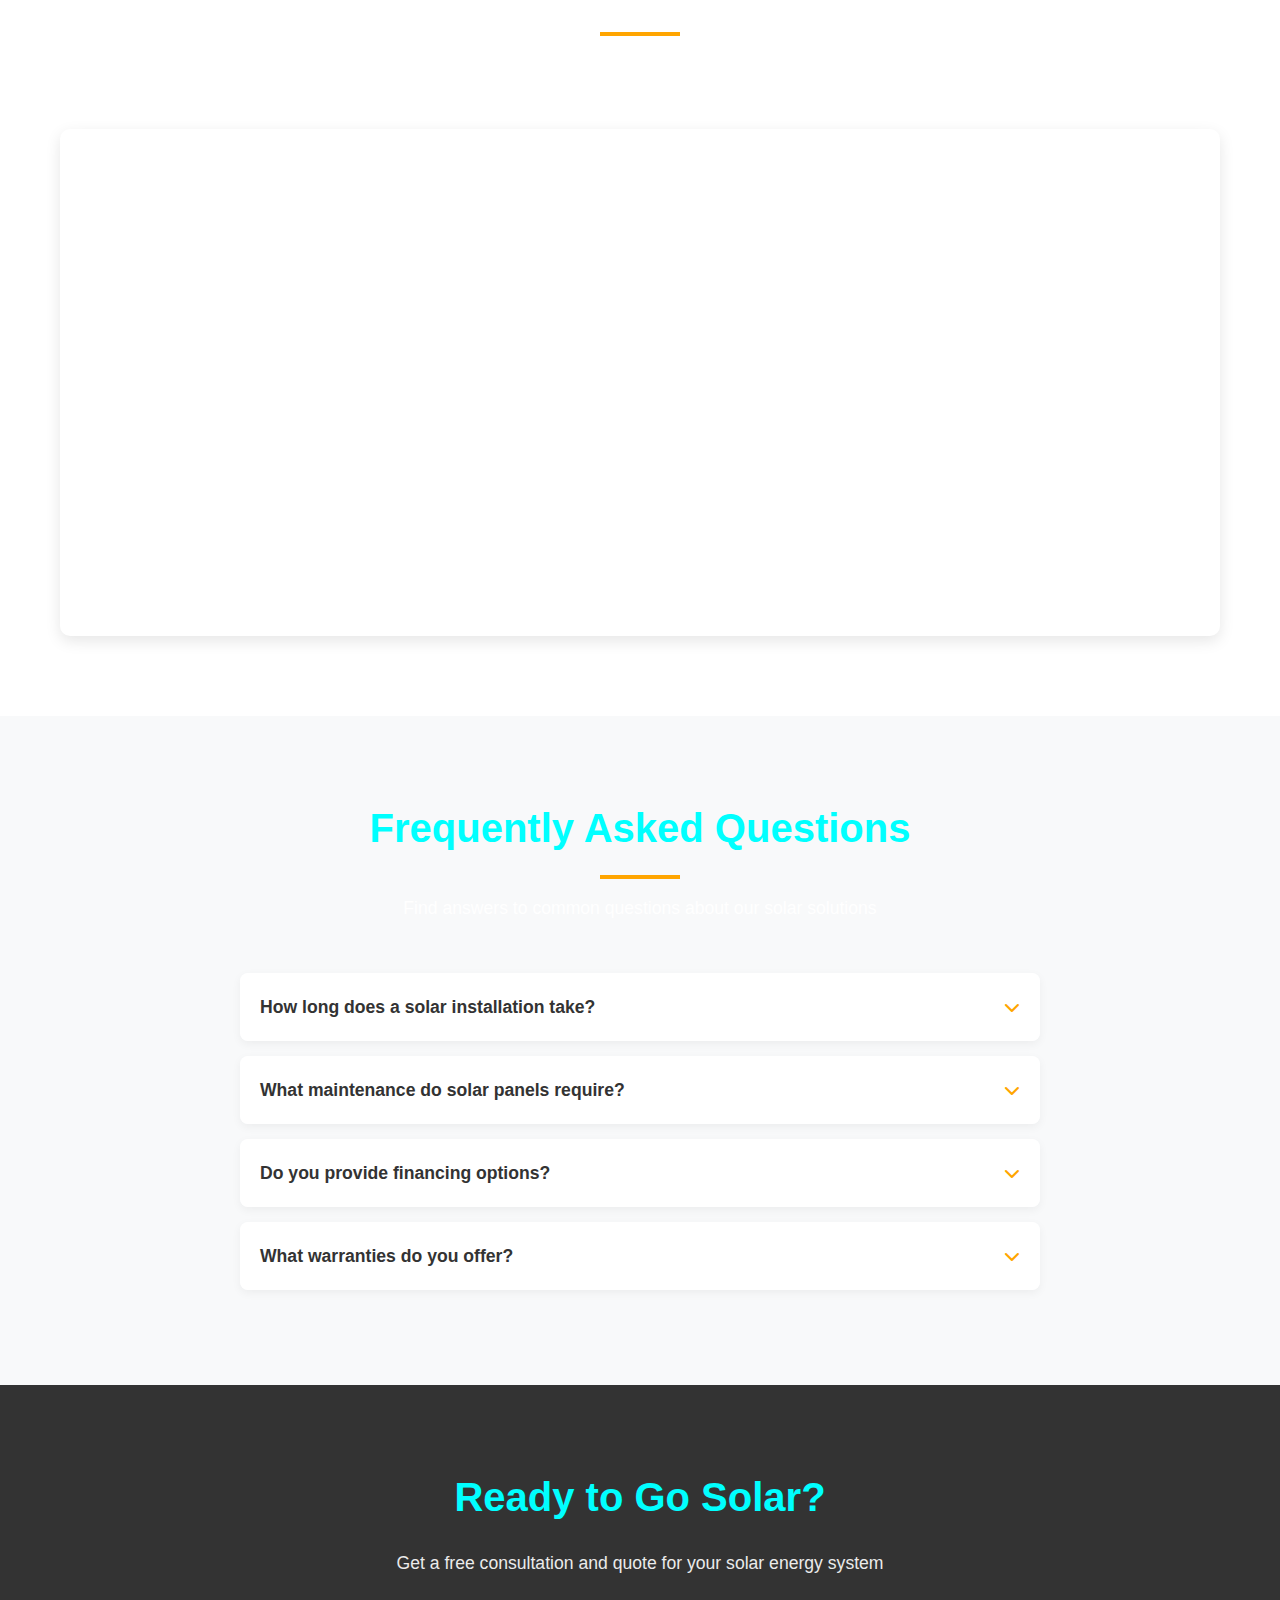
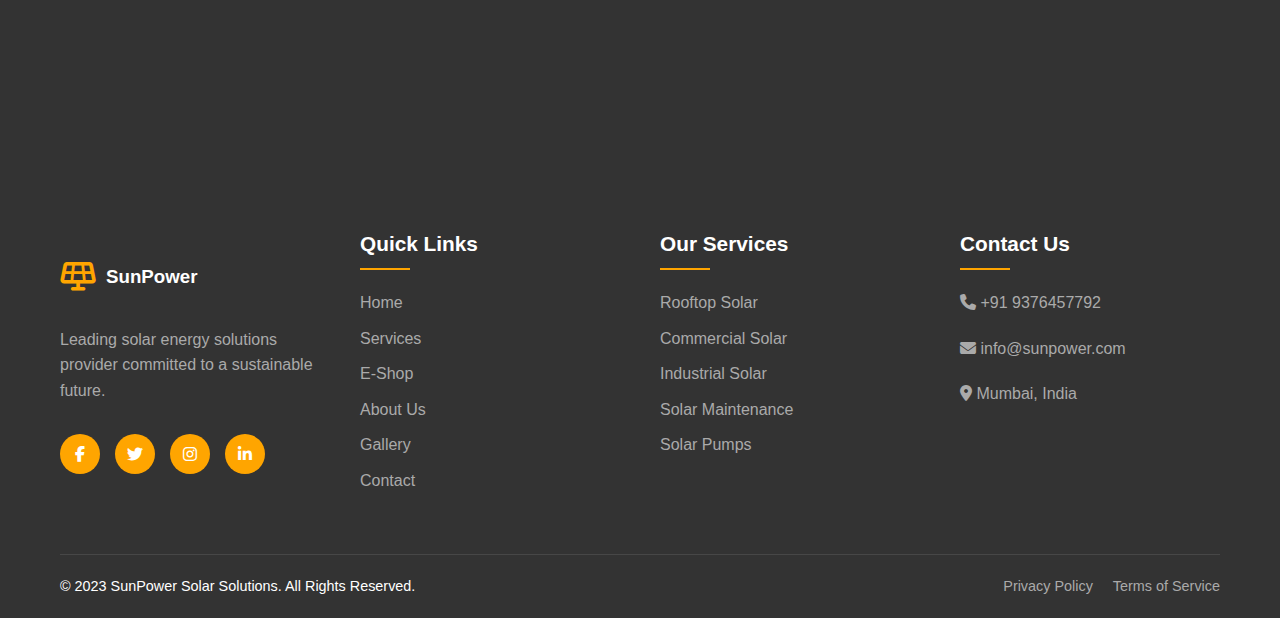
<file: contact.html>
<!DOCTYPE html>
<html lang="en">
<head>
    <meta charset="UTF-8">
    <meta name="viewport" content="width=device-width, initial-scale=1.0">
    <title>AG Solar Solutions - Contact Us</title>
    <link rel="stylesheet" href="https://cdnjs.cloudflare.com/ajax/libs/font-awesome/6.4.0/css/all.min.css">
    <link rel="stylesheet" href="https://cdnjs.cloudflare.com/ajax/libs/animate.css/4.1.1/animate.min.css">
    <link rel="stylesheet" href="home.css">
    <link rel="stylesheet" href="contact.css">
</head>
<body>
    <!-- Header/Navbar -->
     <header>
        <div class="container">
            <div class="logo">
                <img src="logo.webp" alt="">
              <!-- <i class="fas fa-solar-panel"></i>-->
                <!--<h1>AG ENTERPRISES</h1>-->
            </div>
            <nav class="navbar">
                <ul>
                    <li><a href="index.html" >Home</a></li>
                    <li><a href="services.html">Services</a></li>
                    <li><a href="eshop.html">E-Shop</a></li>
                    <li><a href="about.html">About</a></li>
                    <li><a href="gallery.html">Gallery</a></li>
                </ul>
            </nav>
            <div class="nav-icons">
                
                <div class="hamburger" id="hamburger">
                    <div class="bar"></div>
                    <div class="bar"></div>
                    <div class="bar"></div>
                </div>
            </div>
        </div>
    </header>

    <!-- Contact Hero Section -->
    <section class="contact-hero">
        <div class="container">
            <h1>Get In Touch With Us</h1>
            <p>Have questions about solar solutions? We're here to help you make the switch to clean energy</p>
        </div>
    </section>

    <!-- Contact Section -->
    <section class="contact-section">
        <div class="container">
            <div class="contact-content">
                <div class="contact-info">
                    <h2>Contact Information</h2>
                    <p>Fill out the form or contact us directly using the information below</p>
                    
                    <div class="info-item">
                        <div class="info-icon">
                            <i class="fas fa-map-marker-alt"></i>
                        </div>
                        <div class="info-details">
                            <h3>Our Location</h3>
                            <p>Pusta Road,Kali Mata Mandir,Gardi Gol Chakkar Sector 121,Noida, Noida, India, Uttar Pradesh</p>
                        </div>
                    </div>
                    
                    <div class="info-item">
                        <div class="info-icon">
                            <i class="fas fa-phone"></i>
                        </div>
                        <div class="info-details">
                            <h3>Phone Number</h3>
                            <p>+91 7011669314</p>
                            
                        </div>
                    </div>
                    
                    <div class="info-item">
                        <div class="info-icon">
                            <i class="fas fa-envelope"></i>
                        </div>
                        <div class="info-details">
                            <h3>Email Address</h3>
                            <p>agsolarsolutions008@gmail.com</p>
                            
                        </div>
                    </div>
                    
                    <div class="info-item">
                        <div class="info-icon">
                            <i class="fas fa-clock"></i>
                        </div>
                        <div class="info-details">
                            <h3>Working Hours</h3>
                            <p>Mon-Sun: 9AM - 10PM</p>
                            
                        </div>
                    </div>
                    
                    <div class="social-links">
                        <a href="https://www.facebook.com/Agsolarsolutionsindia" class="social-link">
                            <i class="fab fa-facebook-f"></i>
                        </a>
                        <a href="https://x.com/AGsolarIndia" class="social-link">
                            <i class="fab fa-twitter"></i>
                        </a>
                        <a href="https://www.instagram.com/agsolarsolutionsindia/?hl=en" class="social-link">
                            <i class="fab fa-instagram"></i>
                        </a>
                        <a href="#" class="social-link">
                            <i class="fab fa-linkedin-in"></i>
                        </a>
                        
                    </div>
                </div>
                
                <div class="contact-form-container">
                    <div class="form-header">
                        <h2>Send us a Message</h2>
                        <p>We'll get back to you within 24 hours</p>
                    </div>
                    
                    <form id="contactForm" class="contact-form">
                        <div class="form-row">
                            <div class="form-group">
                                <label for="name">Full Name *</label>
                                <input type="text" id="name" name="name" required>
                                <i class="fas fa-user"></i>
                            </div>
                            
                            <div class="form-group">
                                <label for="phone">Phone Number *</label>
                                <input type="tel" id="phone" name="phone" required>
                                <i class="fas fa-phone"></i>
                            </div>
                        </div>
                        
                        <div class="form-group">
                            <label for="email">Email Address *</label>
                            <input type="email" id="email" name="email" required>
                            <i class="fas fa-envelope"></i>
                        </div>
                        
                        <div class="form-group">
                            <label for="subject">Subject *</label>
                            <select id="subject" name="subject" required>
                                <option value="">Select an option</option>
                                <option value="general">General Inquiry</option>
                                <option value="residential">Residential Solar Installation</option>
                                <option value="commercial">Commercial Solar Installation</option>
                                <option value="industrial">Industrial Solar Installation</option>
                                <option value="maintenance">Solar System Maintenance</option>
                                <option value="products">Product Inquiry</option>
                                <option value="quote">Request a Quote</option>
                                <option value="other">Other</option>
                            </select>
                            <i class="fas fa-chevron-down"></i>
                        </div>
                        
                        <div class="form-group">
                            <label for="message">Your Message *</label>
                            <textarea id="message" name="message" rows="5" required></textarea>
                            <i class="fas fa-comment"></i>
                        </div>
                        
                        <button type="submit" class="btn primary">
                            <i class="fab fa-whatsapp"></i> Send via WhatsApp
                        </button>
                    </form>
                </div>
            </div>
        </div>
    </section>

    <!-- Map Section -->
    <section class="map-section">
        <div class="container">
            <h2 class="section-title">Our Location</h2>
            <p class="section-subtitle">Visit our office or get directions</p>
            
            <div class="map-container">
                <iframe src="https://www.google.com/maps/embed?pb=!1m14!1m8!1m3!1d7005.625949888687!2d77.404371!3d28.605387000000004!3m2!1i1024!2i768!4f13.1!3m3!1m2!1s0x390cef007ab95247%3A0x232ae599bacf2e07!2sAG%20SOLAR%20SOLUTIONS!5e0!3m2!1sen!2sin!4v1755506112073!5m2!1sen!2sin" width="2000" height="500" style="border:0;" allowfullscreen="" loading="lazy" referrerpolicy="no-referrer-when-downgrade"></iframe>
            </div>
        </div>
    </section>

    <!-- FAQ Section -->
    <section class="faq-section">
        <div class="container">
            <h2 class="section-title">Frequently Asked Questions</h2>
            <p class="section-subtitle">Find answers to common questions about our solar solutions</p>
            
            <div class="faq-container">
                <div class="faq-item">
                    <div class="faq-question">
                        <h3>How long does a solar installation take?</h3>
                        <i class="fas fa-chevron-down"></i>
                    </div>
                    <div class="faq-answer">
                        <p>Residential installations typically take 3-7 days, depending on the system size and complexity. Commercial installations may take 2-4 weeks. We provide a detailed timeline during the consultation phase.</p>
                    </div>
                </div>
                
                <div class="faq-item">
                    <div class="faq-question">
                        <h3>What maintenance do solar panels require?</h3>
                        <i class="fas fa-chevron-down"></i>
                    </div>
                    <div class="faq-answer">
                        <p>Solar panels require minimal maintenance. We recommend cleaning them every 6 months and checking for any debris or shading issues. We offer maintenance packages to ensure optimal performance.</p>
                    </div>
                </div>
                
                <div class="faq-item">
                    <div class="faq-question">
                        <h3>Do you provide financing options?</h3>
                        <i class="fas fa-chevron-down"></i>
                    </div>
                    <div class="faq-answer">
                        <p>Yes, we offer various financing options including EMI plans, loans through partner banks, and lease options. We can help you choose the best financial solution for your needs.</p>
                    </div>
                </div>
                
                <div class="faq-item">
                    <div class="faq-question">
                        <h3>What warranties do you offer?</h3>
                        <i class="fas fa-chevron-down"></i>
                    </div>
                    <div class="faq-answer">
                        <p>We provide 25-year performance warranty on panels, 10-year warranty on inverters, and 5-year workmanship warranty. Our products come with manufacturer warranties as well.</p>
                    </div>
                </div>
            </div>
        </div>
    </section>

    <!-- CTA Section -->
    <section class="cta-section">
        <div class="container">
            <div class="cta-content">
                <h2>Ready to Go Solar?</h2>
                <p>Get a free consultation and quote for your solar energy system</p>
                <div class="cta-buttons">
                    <a href="tel:+919376457792" class="btn primary">
                        <i class="fas fa-phone"></i> Call Now
                    </a>
                    <a href="https://wa.me/919376457792" class="btn secondary">
                        <i class="fab fa-whatsapp"></i> WhatsApp Us
                    </a>
                </div>
            </div>
        </div>
    </section>

    <!-- Footer -->
    <footer>
        <div class="container">
            <div class="footer-content">
                <div class="footer-col">
                    <div class="logo">
                        <i class="fas fa-solar-panel"></i>
                        <h3>SunPower</h3>
                    </div>
                    <p>Leading solar energy solutions provider committed to a sustainable future.</p>
                    <div class="social-links">
                        <a href="#"><i class="fab fa-facebook-f"></i></a>
                        <a href="#"><i class="fab fa-twitter"></i></a>
                        <a href="#"><i class="fab fa-instagram"></i></a>
                        <a href="#"><i class="fab fa-linkedin-in"></i></a>
                    </div>
                </div>
                <div class="footer-col">
                    <h4>Quick Links</h4>
                    <ul>
                        <li><a href="index.html">Home</a></li>
                        <li><a href="services.html">Services</a></li>
                        <li><a href="shop.html">E-Shop</a></li>
                        <li><a href="about.html">About Us</a></li>
                        <li><a href="gallery.html">Gallery</a></li>
                        <li><a href="contact.html">Contact</a></li>
                    </ul>
                </div>
                <div class="footer-col">
                    <h4>Our Services</h4>
                    <ul>
                        <li><a href="#">Rooftop Solar</a></li>
                        <li><a href="#">Commercial Solar</a></li>
                        <li><a href="#">Industrial Solar</a></li>
                        <li><a href="#">Solar Maintenance</a></li>
                        <li><a href="#">Solar Pumps</a></li>
                    </ul>
                </div>
                <div class="footer-col">
                    <h4>Contact Us</h4>
                    <p><i class="fas fa-phone"></i> +91 9376457792</p>
                    <p><i class="fas fa-envelope"></i> info@sunpower.com</p>
                    <p><i class="fas fa-map-marker-alt"></i> Mumbai, India</p>
                </div>
            </div>
            <div class="footer-bottom">
                <p>&copy; 2023 SunPower Solar Solutions. All Rights Reserved.</p>
                <div class="footer-links">
                    <a href="#">Privacy Policy</a>
                    <a href="#">Terms of Service</a>
                </div>
            </div>
        </div>
    </footer>

    <script src="home.js"></script>
    <script src="contact.js"></script>
</body>
</html>
</file>
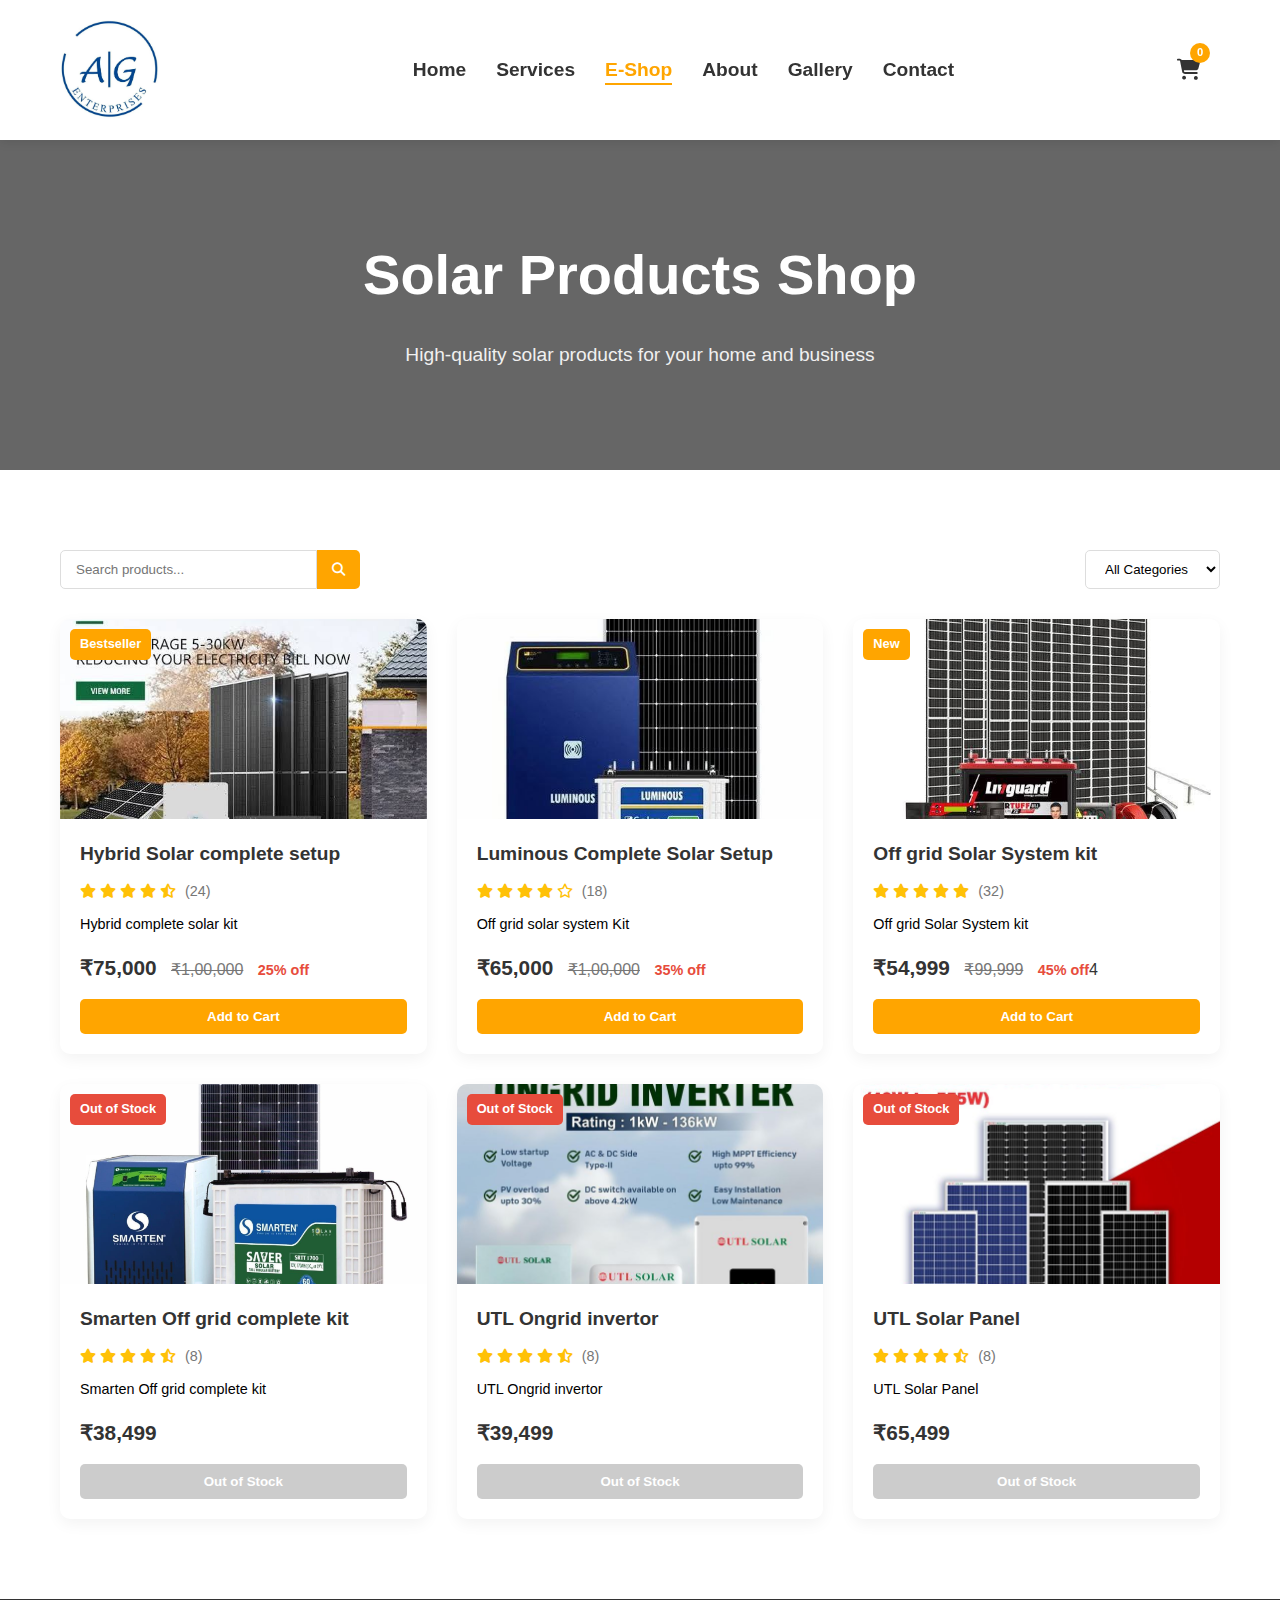
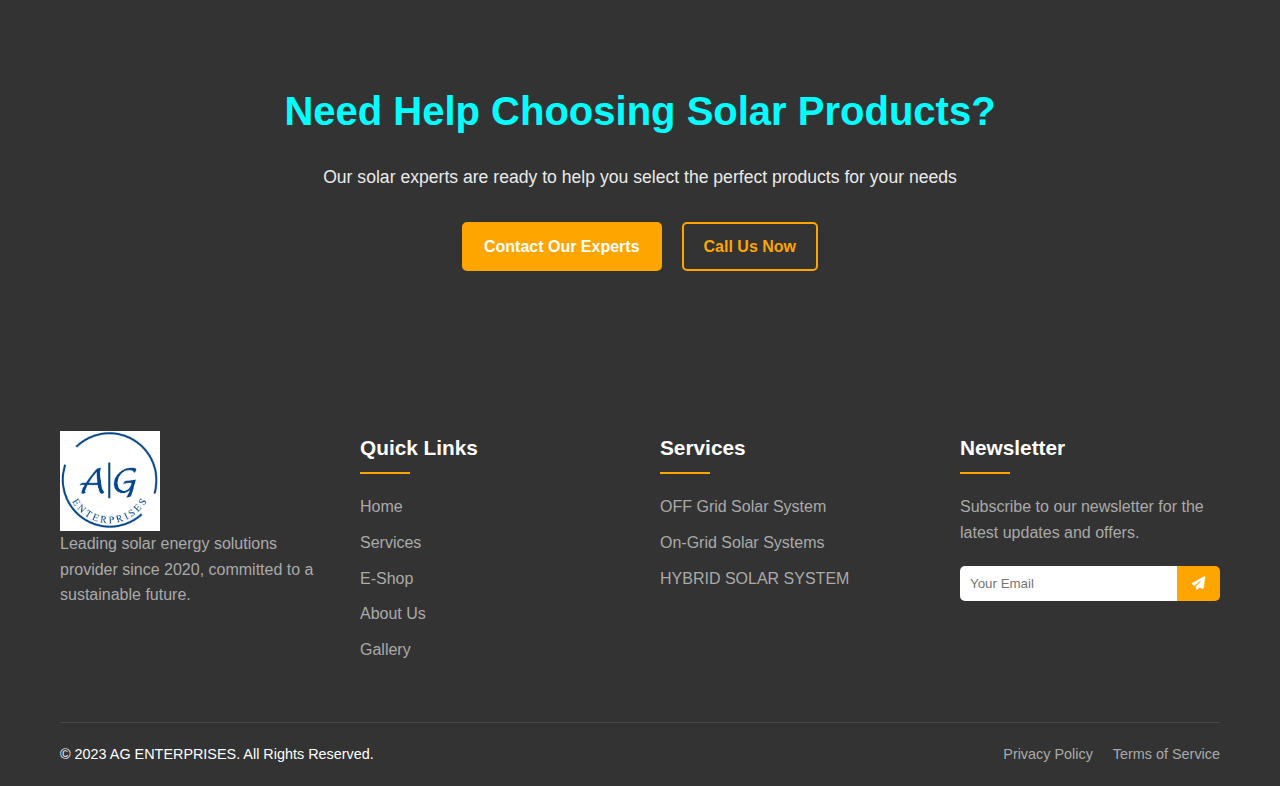
<file: eshop.html>
<!DOCTYPE html>
<html lang="en">
<head>
    <meta charset="UTF-8">
    <meta name="viewport" content="width=device-width, initial-scale=1.0">
    <title>AG Solar Solutions - E-Shop</title>
    <link rel="stylesheet" href="https://cdnjs.cloudflare.com/ajax/libs/font-awesome/6.4.0/css/all.min.css">
    <link rel="stylesheet" href="eshop.css">
    <link rel="stylesheet" href="home.css">
</head>
<body>
    <!-- Header/Navbar -->
    <header>
        <div class="container">
            <div class="logo">
                <img src="logo.webp" alt="">
            </div>
            <nav class="navbar">
                <ul>
                    <li><a href="index.html">Home</a></li>
                    <li><a href="services.html">Services</a></li>
                    <li><a href="eshop.html" class="active">E-Shop</a></li>
                    <li><a href="about.html">About</a></li>
                    <li><a href="gallery.html">Gallery</a></li>
                    <li><a href="contact.html">Contact</a></li>
                </ul>
            </nav>
            <div class="nav-icons">
                <a href="cart.html" class="cart-icon" id="cartIcon">
                    <i class="fas fa-shopping-cart"></i>
                    <span class="cart-count">0</span>
                </a>
                <div class="hamburger" id="hamburger">
                    <div class="bar"></div>
                    <div class="bar"></div>
                    <div class="bar"></div>
                </div>
            </div>
        </div>
    </header>

    <!-- Shop Hero Section -->
    <section class="shop-hero">
        <div class="container">
            <h1>Solar Products Shop</h1>
            <p>High-quality solar products for your home and business</p>
        </div>
    </section>

    <!-- Products Section -->
    <section class="products-section">
        <div class="container">
            <div class="shop-controls">
                <div class="search-box">
                    <input type="text" placeholder="Search products..." id="searchInput">
                    <button><i class="fas fa-search"></i></button>
                </div>
                <div class="filter-dropdown">
                    <select id="categoryFilter">
                        <option value="all">All Categories</option>
                        <option value="panels">Solar Panels</option>
                        <option value="batteries">Batteries</option>
                        <option value="inverters">Inverters</option>
                        <option value="accessories">Accessories</option>
                    </select>
                </div>
            </div>

            <div class="products-grid" id="productsGrid">
                <!-- Product 1 -->
                <div class="product-card" data-category="panels" data-id="1">
                    <div class="product-badge">Bestseller</div>
                    <div class="product-image">
                        <img src="s1.jpg" alt="Solar Panel">
                    </div>
                    <div class="product-info">
                        <h3 class="product-title">Hybrid Solar complete setup</h3>
                        <div class="product-rating">
                            <i class="fas fa-star"></i>
                            <i class="fas fa-star"></i>
                            <i class="fas fa-star"></i>
                            <i class="fas fa-star"></i>
                            <i class="fas fa-star-half-alt"></i>
                            <span>(24)</span>
                        </div>
                        <p style="color: black;" class="product-desc">Hybrid complete solar kit</p>
                        <div class="product-price">
                            <span class="current-price">₹75,000</span>
                            <span class="original-price">₹1,00,000</span>
                            <span class="discount">25% off</span>
                        </div>
                        <button class="btn add-to-cart">Add to Cart</button>
                    </div>
                </div>

                <!-- Product 2 -->
                <div class="product-card" data-category="batteries" data-id="2">
                    <div class="product-image">
                        <img src="s2.jpg" alt="Solar Battery">
                    </div>
                    <div class="product-info">
                        <h3 class="product-title">Luminous Complete Solar Setup</h3>
                        <div class="product-rating">
                            <i class="fas fa-star"></i>
                            <i class="fas fa-star"></i>
                            <i class="fas fa-star"></i>
                            <i class="fas fa-star"></i>
                            <i class="far fa-star"></i>
                            <span>(18)</span>
                        </div>
                        <p style="color: black;" class="product-desc">Off grid solar system Kit</p>
                        <div class="product-price">
                            <span class="current-price">₹65,000</span>
                            <span class="original-price">₹1,00,000</span>
                            <span class="discount">35% off</span>
                        </div>
                        <button class="btn add-to-cart">Add to Cart</button>
                    </div>
                </div>

                <!-- Product 3 -->
                <div class="product-card" data-category="inverters" data-id="3">
                    <div class="product-badge">New</div>
                    <div class="product-image">
                        <img src="s3.jpg" alt="Solar Inverter">
                    </div>
                    <div class="product-info">
                        <h3 class="product-title">Off grid Solar System kit</h3>
                        <div class="product-rating">
                            <i class="fas fa-star"></i>
                            <i class="fas fa-star"></i>
                            <i class="fas fa-star"></i>
                            <i class="fas fa-star"></i>
                            <i class="fas fa-star"></i>
                            <span>(32)</span>
                        </div>
                        <p style="color: black;" class="product-desc">Off grid Solar System kit</p>
                        <div class="product-price">
                            <span class="current-price">₹54,999</span>
                            <span class="original-price">₹99,999</span>
                            <span class="discount">45% off</span>4
                        </div>
                        <button class="btn add-to-cart">Add to Cart</button>
                    </div>
                </div>

                <!-- Product 4 -->
             <!--   <div class="product-card" data-category="accessories" data-id="4">
                    <div class="product-image">
                        <img src="https://images.unsplash.com/photo-1598124146163-36819847286d" alt="Solar Mount">
                    </div>
                    <div class="product-info">
                        <h3 class="product-title">Roof Mounting Kit</h3>
                        <div class="product-rating">
                            <i class="fas fa-star"></i>
                            <i class="fas fa-star"></i>
                            <i class="fas fa-star"></i>
                            <i class="fas fa-star"></i>
                            <i class="fas fa-star-half-alt"></i>
                            <span>(12)</span>
                        </div>
                        <p class="product-desc">Complete aluminum mounting system for rooftop solar panels</p>
                        <div class="product-price">
                            <span class="current-price">₹8,499</span>
                        </div>
                        <button class="btn add-to-cart">Add to Cart</button>
                    </div>
                </div>-->

                <!-- Product 5 -->
             <!--   <div class="product-card" data-category="panels" data-id="5">
                    <div class="product-image">
                        <img src="https://images.unsplash.com/photo-1508514177221-188b1cf16e9d" alt="Solar Panel">
                    </div>
                    <div class="product-info">
                        <h3 class="product-title">Solar Panel 400W</h3>
                        <div class="product-rating">
                            <i class="fas fa-star"></i>
                            <i class="fas fa-star"></i>
                            <i class="fas fa-star"></i>
                            <i class="fas fa-star"></i>
                            <i class="far fa-star"></i>
                            <span>(15)</span>
                        </div>
                        <p class="product-desc">High-power monocrystalline solar panel with PERC technology</p>
                        <div class="product-price">
                            <span class="current-price">₹16,499</span>
                            <span class="original-price">₹18,999</span>
                            <span class="discount">13% off</span>
                        </div>
                        <button class="btn add-to-cart">Add to Cart</button>
                    </div>
                </div> -->

                <!-- Product 6 (Out of Stock) -->
                <div class="product-card" data-category="accessories" data-id="6">
                    <div class="product-badge out-of-stock">Out of Stock</div>
                    <div class="product-image">
                        <img src="s4.jpg" alt="Solar Cable">
                    </div>
                    <div class="product-info">
                        <h3 class="product-title">Smarten Off grid complete kit</h3>
                        <div class="product-rating">
                            <i class="fas fa-star"></i>
                            <i class="fas fa-star"></i>
                            <i class="fas fa-star"></i>
                            <i class="fas fa-star"></i>
                            <i class="fas fa-star-half-alt"></i>
                            <span>(8)</span>
                        </div>
                        <p style="color: black;" class="product-desc">Smarten Off grid complete kit</p>
                        <div class="product-price">
                            <span class="current-price">₹38,499</span>
                        </div>
                        <button class="btn add-to-cart" disabled>Out of Stock</button>
                    </div>
                </div>

                                <!-- Product 7 (Out of Stock) -->
                <div class="product-card" data-category="accessories" data-id="6">
                    <div class="product-badge out-of-stock">Out of Stock</div>
                    <div class="product-image">
                        <img src="s5.jpg" alt="Solar Cable">
                    </div>
                    <div class="product-info">
                        <h3 class="product-title">UTL Ongrid invertor</h3>
                        <div class="product-rating">
                            <i class="fas fa-star"></i>
                            <i class="fas fa-star"></i>
                            <i class="fas fa-star"></i>
                            <i class="fas fa-star"></i>
                            <i class="fas fa-star-half-alt"></i>
                            <span>(8)</span>
                        </div>
                        <p style="color: black;" class="product-desc">UTL Ongrid invertor</p>
                        <div class="product-price">
                            <span class="current-price">₹39,499</span>
                        </div>
                        <button class="btn add-to-cart" disabled>Out of Stock</button>
                    </div>
                </div>

                                <!-- Product 8 (Out of Stock) -->
                <div class="product-card" data-category="accessories" data-id="6">
                    <div class="product-badge out-of-stock">Out of Stock</div>
                    <div class="product-image">
                        <img src="s6.jpg" alt="Solar Cable">
                    </div>
                    <div class="product-info">
                        <h3 class="product-title">UTL Solar Panel</h3>
                        <div class="product-rating">
                            <i class="fas fa-star"></i>
                            <i class="fas fa-star"></i>
                            <i class="fas fa-star"></i>
                            <i class="fas fa-star"></i>
                            <i class="fas fa-star-half-alt"></i>
                            <span>(8)</span>
                        </div>
                        <p style="color: black;" class="product-desc">UTL Solar Panel</p>
                        <div class="product-price">
                            <span class="current-price">₹65,499</span>
                        </div>
                        <button class="btn add-to-cart" disabled>Out of Stock</button>
                    </div>
                </div>
            </div>
        </div>
    </section>

    

    <!-- CTA Section -->
    <section class="cta-section">
        <div class="container">
            <div class="cta-content">
                <h2>Need Help Choosing Solar Products?</h2>
                <p>Our solar experts are ready to help you select the perfect products for your needs</p>
                <div class="cta-buttons">
                    <a href="contact.html" class="btn primary">Contact Our Experts</a>
                    <a href="tel:+917011669314" class="btn secondary">Call Us Now</a>
                </div>
            </div>
        </div>
    </section>

    <!-- Footer -->
    <footer>
        <div class="container">
            <div class="footer-content">
                <div class="footer-col">
                    <div class="logo">
                        <img src="logo.webp" alt="">
                    </div>
                    <p>Leading solar energy solutions provider since 2020, committed to a sustainable future.</p>
                </div>
                <div class="footer-col">
                    <h4>Quick Links</h4>
                    <ul>
                        <li><a href="#">Home</a></li>
                        <li><a href="services.html">Services</a></li>
                        <li><a href="eshop.html">E-Shop</a></li>
                        <li><a href="about.html">About Us</a></li>
                        <li><a href="gallery.html">Gallery</a></li>
                    </ul>
                </div>
                <div class="footer-col">
                    <h4>Services</h4>
                    <ul>
                        <li><a href="#">OFF Grid Solar System</a></li>
                        <li><a href="#">On-Grid Solar Systems</a></li>
                        <li><a href="#">HYBRID SOLAR SYSTEM</a></li>
                    </ul>
                </div>
                <div class="footer-col">
                    <h4>Newsletter</h4>
                    <p>Subscribe to our newsletter for the latest updates and offers.</p>
                    <form class="newsletter-form">
                        <input type="email" placeholder="Your Email">
                        <button type="submit"><i class="fas fa-paper-plane"></i></button>
                    </form>
                </div>
            </div>
            <div class="footer-bottom">
                <p>&copy; 2023 AG ENTERPRISES. All Rights Reserved.</p>
                <div class="footer-links">
                    <a href="#">Privacy Policy</a>
                    <a href="#">Terms of Service</a>
                </div>
            </div>
        </div>
    </footer>

    <script src="eshope.js"></script>
    <script src="home.js"></script>
    <script src="cart.js"></script>
</body>
</html>
</file>
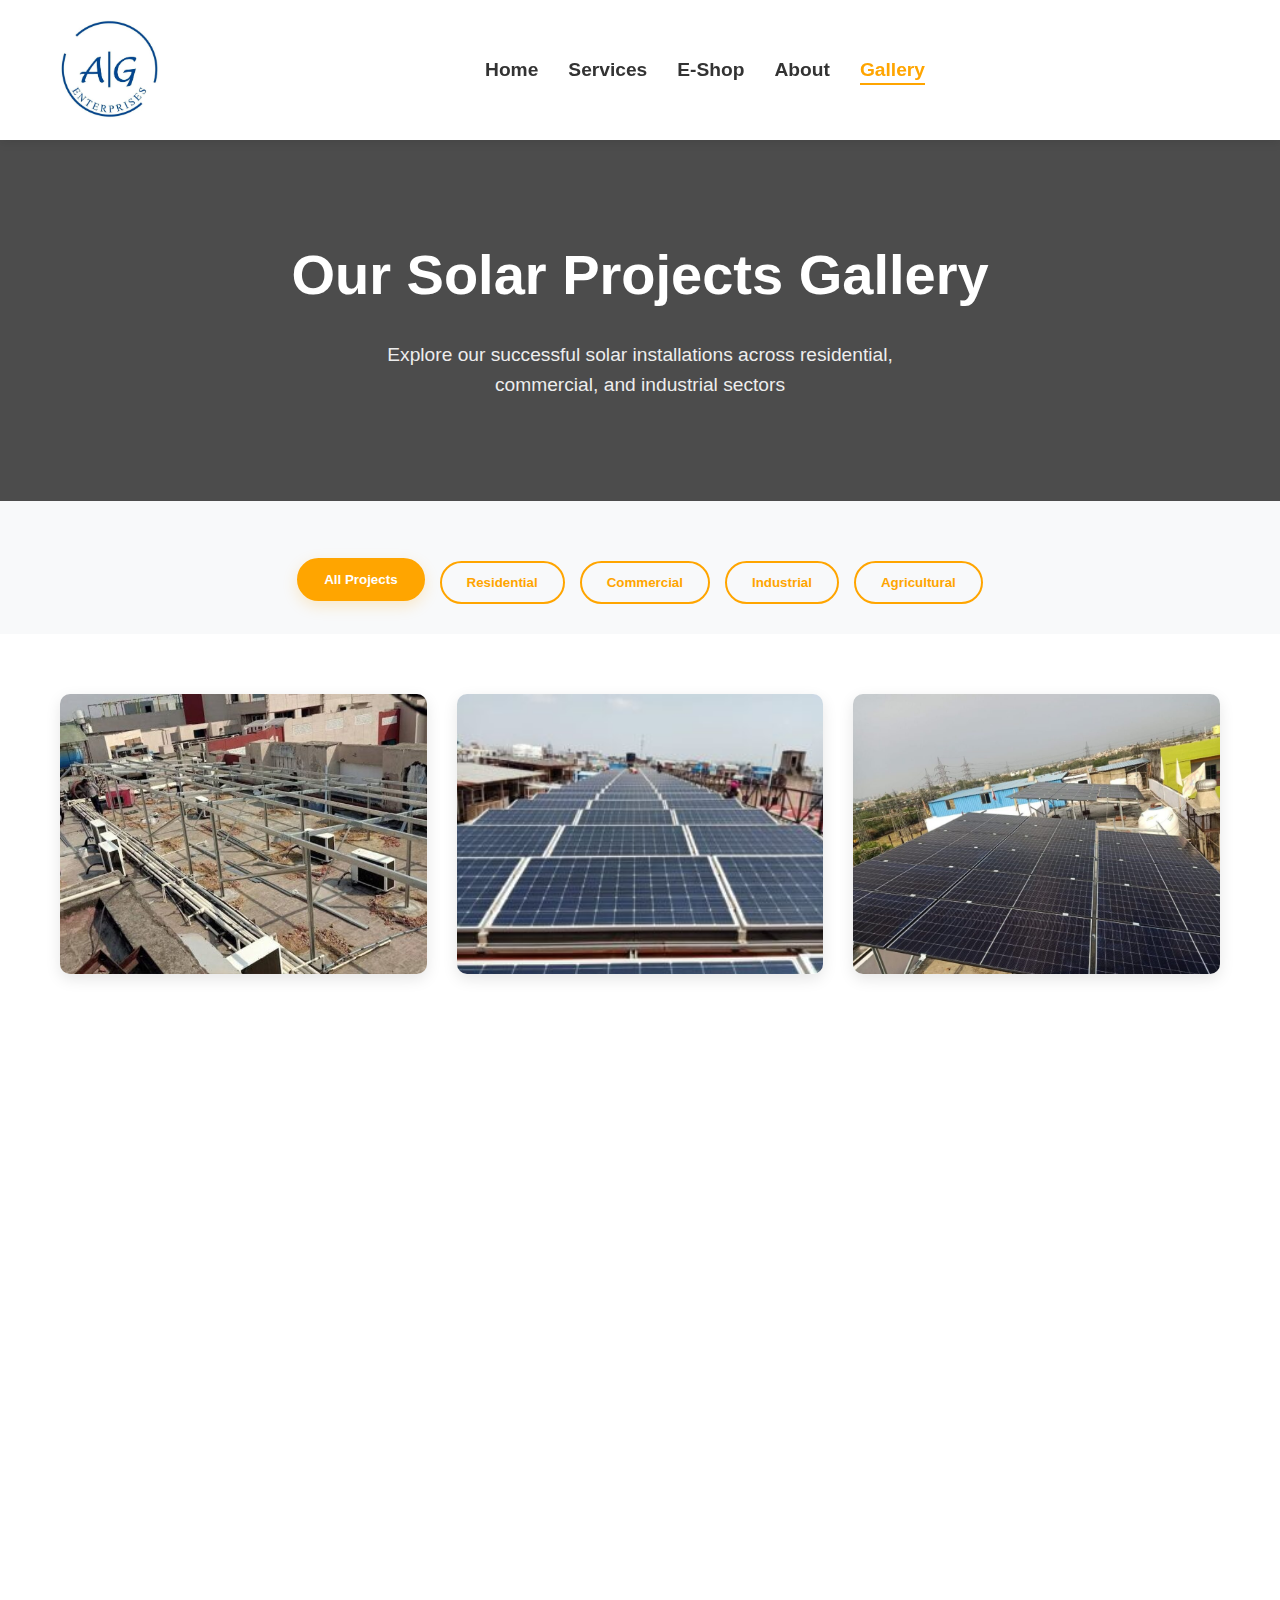
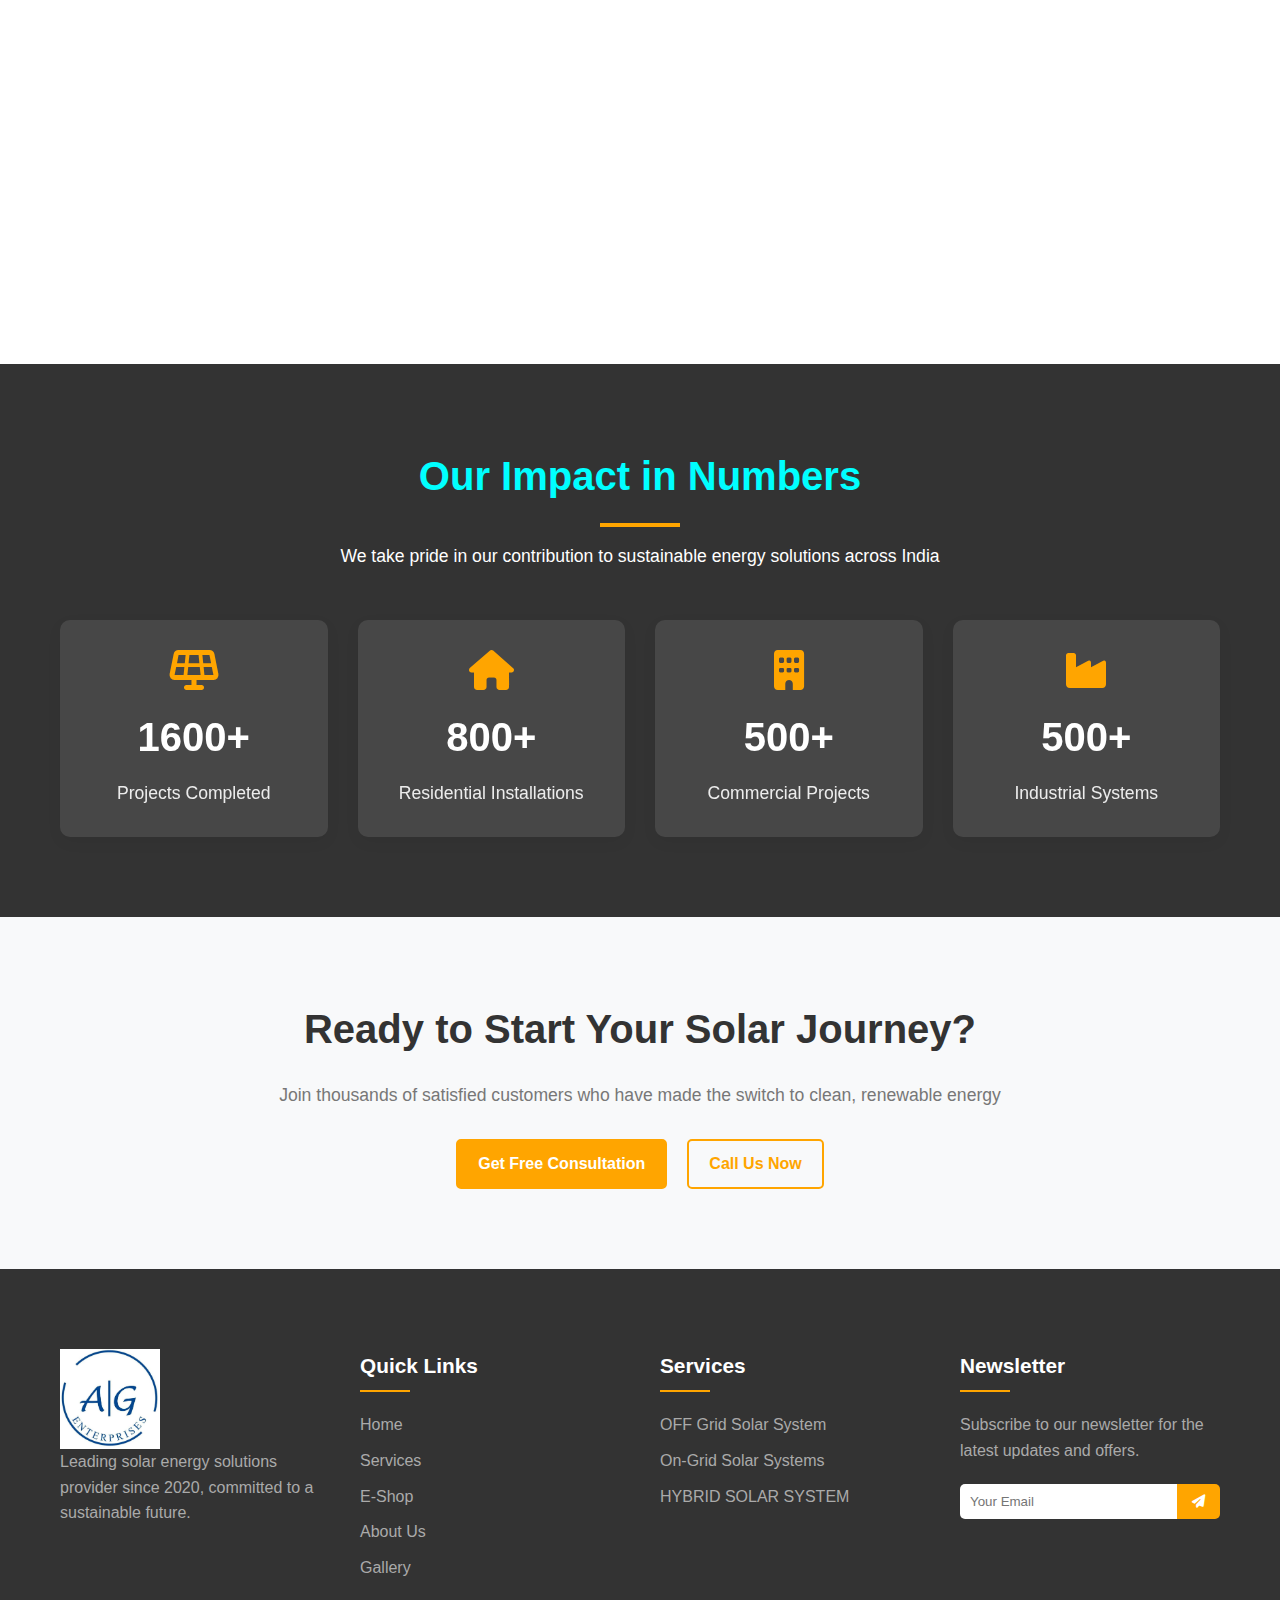
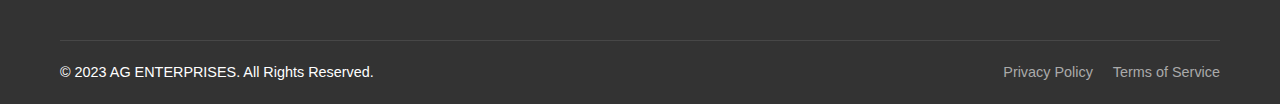
<file: gallery.html>
<!DOCTYPE html>
<html lang="en">
<head>
    <meta charset="UTF-8">
    <meta name="viewport" content="width=device-width, initial-scale=1.0">
    <title>AG Solar - Project Gallery</title>
    <link rel="stylesheet" href="https://cdnjs.cloudflare.com/ajax/libs/font-awesome/6.4.0/css/all.min.css">
    <link rel="stylesheet" href="https://cdnjs.cloudflare.com/ajax/libs/animate.css/4.1.1/animate.min.css">
    <link rel="stylesheet" href="home.css">
    <link rel="stylesheet" href="gallery.css">
</head>
<body>
    <!-- Header/Navbar -->
     <header>
        <div class="container">
            <div class="logo">
                <img src="logo.webp" alt="">
              <!-- <i class="fas fa-solar-panel"></i>-->
                <!--<h1>AG ENTERPRISES</h1>-->
            </div>
            <nav class="navbar">
                <ul>
                    <li><a href="index.html" >Home</a></li>
                    <li><a href="services.html">Services</a></li>
                    <li><a href="eshop.html">E-Shop</a></li>
                    <li><a href="about.html">About</a></li>
                    <li><a href="gallery.html"class="active">Gallery</a></li>
                </ul>
            </nav>
            <div class="nav-icons">
                
                <div class="hamburger" id="hamburger">
                    <div class="bar"></div>
                    <div class="bar"></div>
                    <div class="bar"></div>
                </div>
            </div>
        </div>
    </header>

    <!-- Gallery Hero Section -->
    <section class="gallery-hero">
        <div class="container">
            <h1>Our Solar Projects Gallery</h1>
            <p>Explore our successful solar installations across residential, commercial, and industrial sectors</p>
        </div>
    </section>

    <!-- Gallery Filter -->
    <section class="gallery-filter">
        <div class="container">
            <div class="filter-buttons">
                <button class="filter-btn active" data-filter="all">All Projects</button>
                <button class="filter-btn" data-filter="residential">Residential</button>
                <button class="filter-btn" data-filter="commercial">Commercial</button>
                <button class="filter-btn" data-filter="industrial">Industrial</button>
                <button class="filter-btn" data-filter="agricultural">Agricultural</button>
            </div>
        </div>
    </section>

    <!-- Gallery Grid -->
    <section class="gallery-grid">
        <div class="container">
            <div class="gallery-container">
                <!-- Residential Projects -->
                <div class="gallery-item" data-category="residential">
                    <div class="gallery-image">
                        <img src="in1.jpg" alt="Residential Rooftop Solar">
                        <div class="gallery-overlay">
                            <div class="gallery-info">
                                <h3>Modern Villa Solar Installation</h3>
                                <p>10kW rooftop system in Mumbai with battery backup</p>
                                <span class="project-type">Residential</span>
                            </div>
                            <button class="view-btn">
                                <i class="fas fa-expand"></i>
                            </button>
                        </div>
                    </div>
                </div>

                <div class="gallery-item" data-category="residential">
                    <div class="gallery-image">
                        <img src="in2.jpg" alt="Apartment Solar">
                        <div class="gallery-overlay">
                            <div class="gallery-info">
                                <h3>Apartment Complex Solar</h3>
                                <p>25kW shared system for common areas in Pune</p>
                                <span class="project-type">Residential</span>
                            </div>
                            <button class="view-btn">
                                <i class="fas fa-expand"></i>
                            </button>
                        </div>
                    </div>
                </div>

                <!-- Commercial Projects -->
                <div class="gallery-item" data-category="commercial">
                    <div class="gallery-image">
                        <img src="in3.jpg" alt="Office Building Solar">
                        <div class="gallery-overlay">
                            <div class="gallery-info">
                                <h3>Corporate Office Solar</h3>
                                <p>50kW rooftop system for IT company in Bangalore</p>
                                <span class="project-type">Commercial</span>
                            </div>
                            <button class="view-btn">
                                <i class="fas fa-expand"></i>
                            </button>
                        </div>
                    </div>
                </div>

                <div class="gallery-item" data-category="commercial">
                    <div class="gallery-image">
                        <img src="in4.jpg" alt="Shopping Mall Solar">
                        <div class="gallery-overlay">
                            <div class="gallery-info">
                                <h3>Shopping Mall Installation</h3>
                                <p>100kW grid-tied system for shopping complex</p>
                                <span class="project-type">Commercial</span>
                            </div>
                            <button class="view-btn">
                                <i class="fas fa-expand"></i>
                            </button>
                        </div>
                    </div>
                </div>

                <!-- Industrial Projects -->
                <div class="gallery-item" data-category="industrial">
                    <div class="gallery-image">
                        <img src="in5.jpg" alt="Factory Solar">
                        <div class="gallery-overlay">
                            <div class="gallery-info">
                                <h3>Manufacturing Plant</h3>
                                <p>500kW ground-mounted system for automotive factory</p>
                                <span class="project-type">Industrial</span>
                            </div>
                            <button class="view-btn">
                                <i class="fas fa-expand"></i>
                            </button>
                        </div>
                    </div>
                </div>

                <div class="gallery-item" data-category="industrial">
                    <div class="gallery-image">
                        <img src="rd1.webp" alt="Warehouse Solar">
                        <div class="gallery-overlay">
                            <div class="gallery-info">
                                <h3>Warehouse Solar Project</h3>
                                <p>250kW rooftop system for logistics warehouse</p>
                                <span class="project-type">Industrial</span>
                            </div>
                            <button class="view-btn">
                                <i class="fas fa-expand"></i>
                            </button>
                        </div>
                    </div>
                </div>

                <!-- Agricultural Projects -->
                <div class="gallery-item" data-category="agricultural">
                    <div class="gallery-image">
                        <img src="rd2.webp" alt="Farm Solar">
                        <div class="gallery-overlay">
                            <div class="gallery-info">
                                <h3>Agricultural Solar Pump</h3>
                                <p>5HP solar pump for farm irrigation in Maharashtra</p>
                                <span class="project-type">Agricultural</span>
                            </div>
                            <button class="view-btn">
                                <i class="fas fa-expand"></i>
                            </button>
                        </div>
                    </div>
                </div>

                <div class="gallery-item" data-category="agricultural">
                    <div class="gallery-image">
                        <img src="rd3.webp" alt="Greenhouse Solar">
                        <div class="gallery-overlay">
                            <div class="gallery-info">
                                <h3>Greenhouse Solar Setup</h3>
                                <p>Integrated solar system for climate-controlled greenhouse</p>
                                <span class="project-type">Agricultural</span>
                            </div>
                            <button class="view-btn">
                                <i class="fas fa-expand"></i>
                            </button>
                        </div>
                    </div>
                </div>

                <!-- More Projects -->
                <div class="gallery-item" data-category="residential">
                    <div class="gallery-image">
                        <img src="rd4.webp" alt="Bungalow Solar">
                        <div class="gallery-overlay">
                            <div class="gallery-info">
                                <h3>Luxury Bungalow Project</h3>
                                <p>15kW system with lithium battery backup</p>
                                <span class="project-type">Residential</span>
                            </div>
                            <button class="view-btn">
                                <i class="fas fa-expand"></i>
                            </button>
                        </div>
                    </div>
                </div>

                <div class="gallery-item" data-category="commercial">
                    <div class="gallery-image">
                        <img src="rd5.webp"Hotel Solar">
                        <div class="gallery-overlay">
                            <div class="gallery-info">
                                <h3>Hotel Solar Installation</h3>
                                <p>75kW system for 5-star hotel in Goa</p>
                                <span class="project-type">Commercial</span>
                            </div>
                            <button class="view-btn">
                                <i class="fas fa-expand"></i>
                            </button>
                        </div>
                    </div>
                </div>

                <!--<div class="gallery-item" data-category="industrial">
                    <div class="gallery-image">
                        <img src="https://images.unsplash.com/photo-1581092580497-e0d23cbdf1dc" alt="Industrial Solar">
                        <div class="gallery-overlay">
                            <div class="gallery-info">
                                <h3>Textile Factory Installation</h3>
                                <p>350kW system for textile manufacturing unit</p>
                                <span class="project-type">Industrial</span>
                            </div>
                            <button class="view-btn">
                                <i class="fas fa-expand"></i>
                            </button>
                        </div>
                    </div>
                </div>

                <div class="gallery-item" data-category="agricultural">
                    <div class="gallery-image">
                        <img src="https://images.unsplash.com/photo-1620654458539-b4c186f32a32" alt="Farm Solar">
                        <div class="gallery-overlay">
                            <div class="gallery-info">
                                <h3>Dairy Farm Solar Project</h3>
                                <p>20kW system for dairy farm operations</p>
                                <span class="project-type">Agricultural</span>
                            </div>
                            <button class="view-btn">
                                <i class="fas fa-expand"></i>
                            </button>
                        </div>
                    </div>
                </div>-->
            </div>
        </div>
    </section>

    <!-- Stats Section -->
    <section class="gallery-stats">
        <div class="container">
            <h2 class="section-title">Our Impact in Numbers</h2>
            <p class="section-subtitle">We take pride in our contribution to sustainable energy solutions across India</p>
            
            <div class="stats-grid">
                <div class="stat-item">
                    <i class="fas fa-solar-panel"></i>
                    <h3>1600+</h3>
                    <p>Projects Completed</p>
                </div>
                <div class="stat-item">
                    <i class="fas fa-home"></i>
                    <h3>800+</h3>
                    <p>Residential Installations</p>
                </div>
                <div class="stat-item">
                    <i class="fas fa-building"></i>
                    <h3>500+</h3>
                    <p>Commercial Projects</p>
                </div>
                <div class="stat-item">
                    <i class="fas fa-industry"></i>
                    <h3>500+</h3>
                    <p>Industrial Systems</p>
                </div>
            </div>
        </div>
    </section>

    <!-- CTA Section -->
    <section class="gallery-cta">
        <div class="container">
            <div class="cta-content">
                <h2>Ready to Start Your Solar Journey?</h2>
                <p>Join thousands of satisfied customers who have made the switch to clean, renewable energy</p>
                <div class="cta-buttons">
                    <a href="contact.html" class="btn primary">Get Free Consultation</a>
                    <a href="tel:+917011669314" class="btn secondary">Call Us Now</a>
                </div>
            </div>
        </div>
    </section>

    <!-- Footer -->
    <footer>
        <div class="container">
            <div class="footer-content">
                <div class="footer-col">
                    <div class="logo">
                        <img src="logo.webp" alt="">
                    </div>
                    <p>Leading solar energy solutions provider since 2020, committed to a sustainable future.</p>
                </div>
                <div class="footer-col">
                    <h4>Quick Links</h4>
                    <ul>
                        <li><a href="index.html">Home</a></li>
                        <li><a href="services.html">Services</a></li>
                        <li><a href="eshop.html">E-Shop</a></li>
                        <li><a href="about.html">About Us</a></li>
                        <li><a href="gallery.html">Gallery</a></li>
                    </ul>
                </div>
                <div class="footer-col">
                    <h4>Services</h4>
                    <ul>
                        <li><a href="#">OFF Grid Solar System</a></li>
                        <li><a href="#">On-Grid Solar Systems</a></li>
                        <li><a href="#">HYBRID SOLAR SYSTEM</a></li>
                    </ul>
                </div>
                <div class="footer-col">
                    <h4>Newsletter</h4>
                    <p>Subscribe to our newsletter for the latest updates and offers.</p>
                    <form class="newsletter-form">
                        <input type="email" placeholder="Your Email">
                        <button type="submit"><i class="fas fa-paper-plane"></i></button>
                    </form>
                </div>
            </div>
            <div class="footer-bottom">
                <p>&copy; 2023 AG ENTERPRISES. All Rights Reserved.</p>
                <div class="footer-links">
                    <a href="#">Privacy Policy</a>
                    <a href="#">Terms of Service</a>
                </div>
            </div>
        </div>
    </footer>

    <script src="home.js"></script>
    <script src="gallery.js"></script>
</body>
</html>
</file>
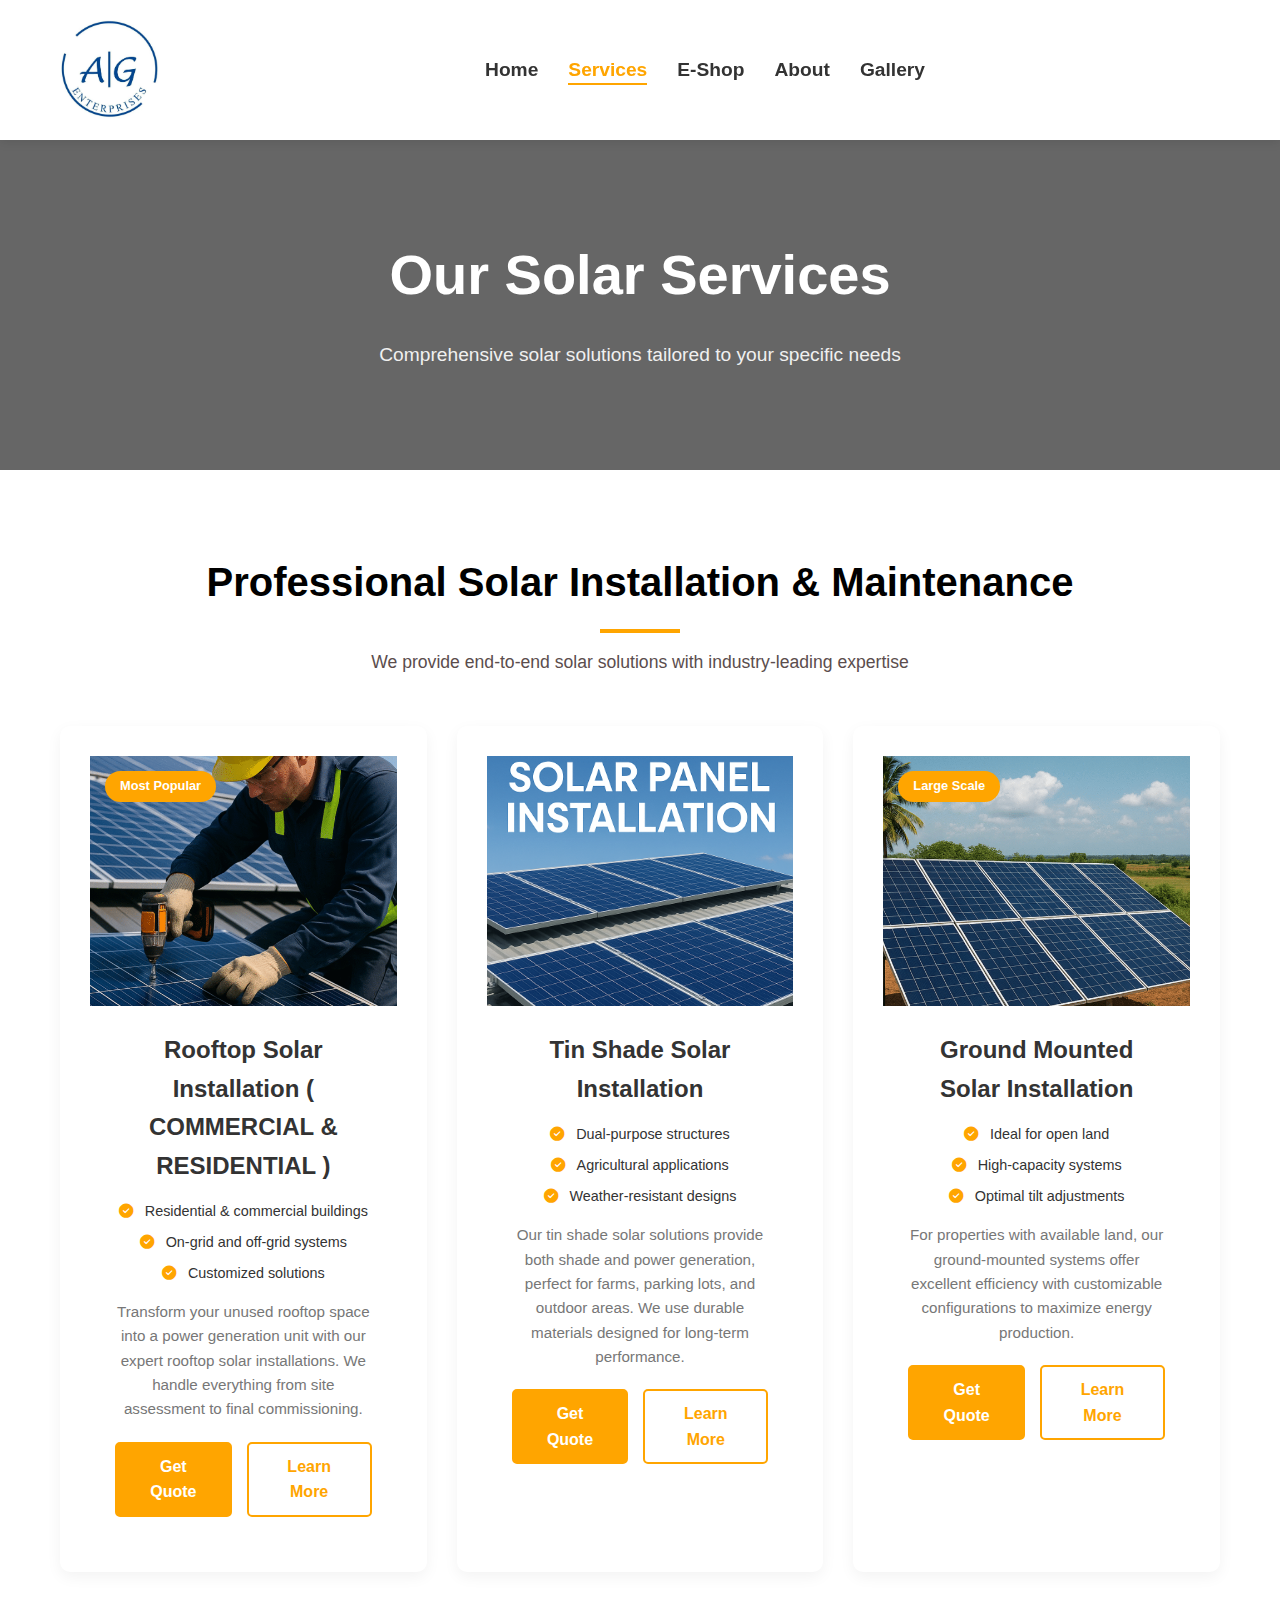
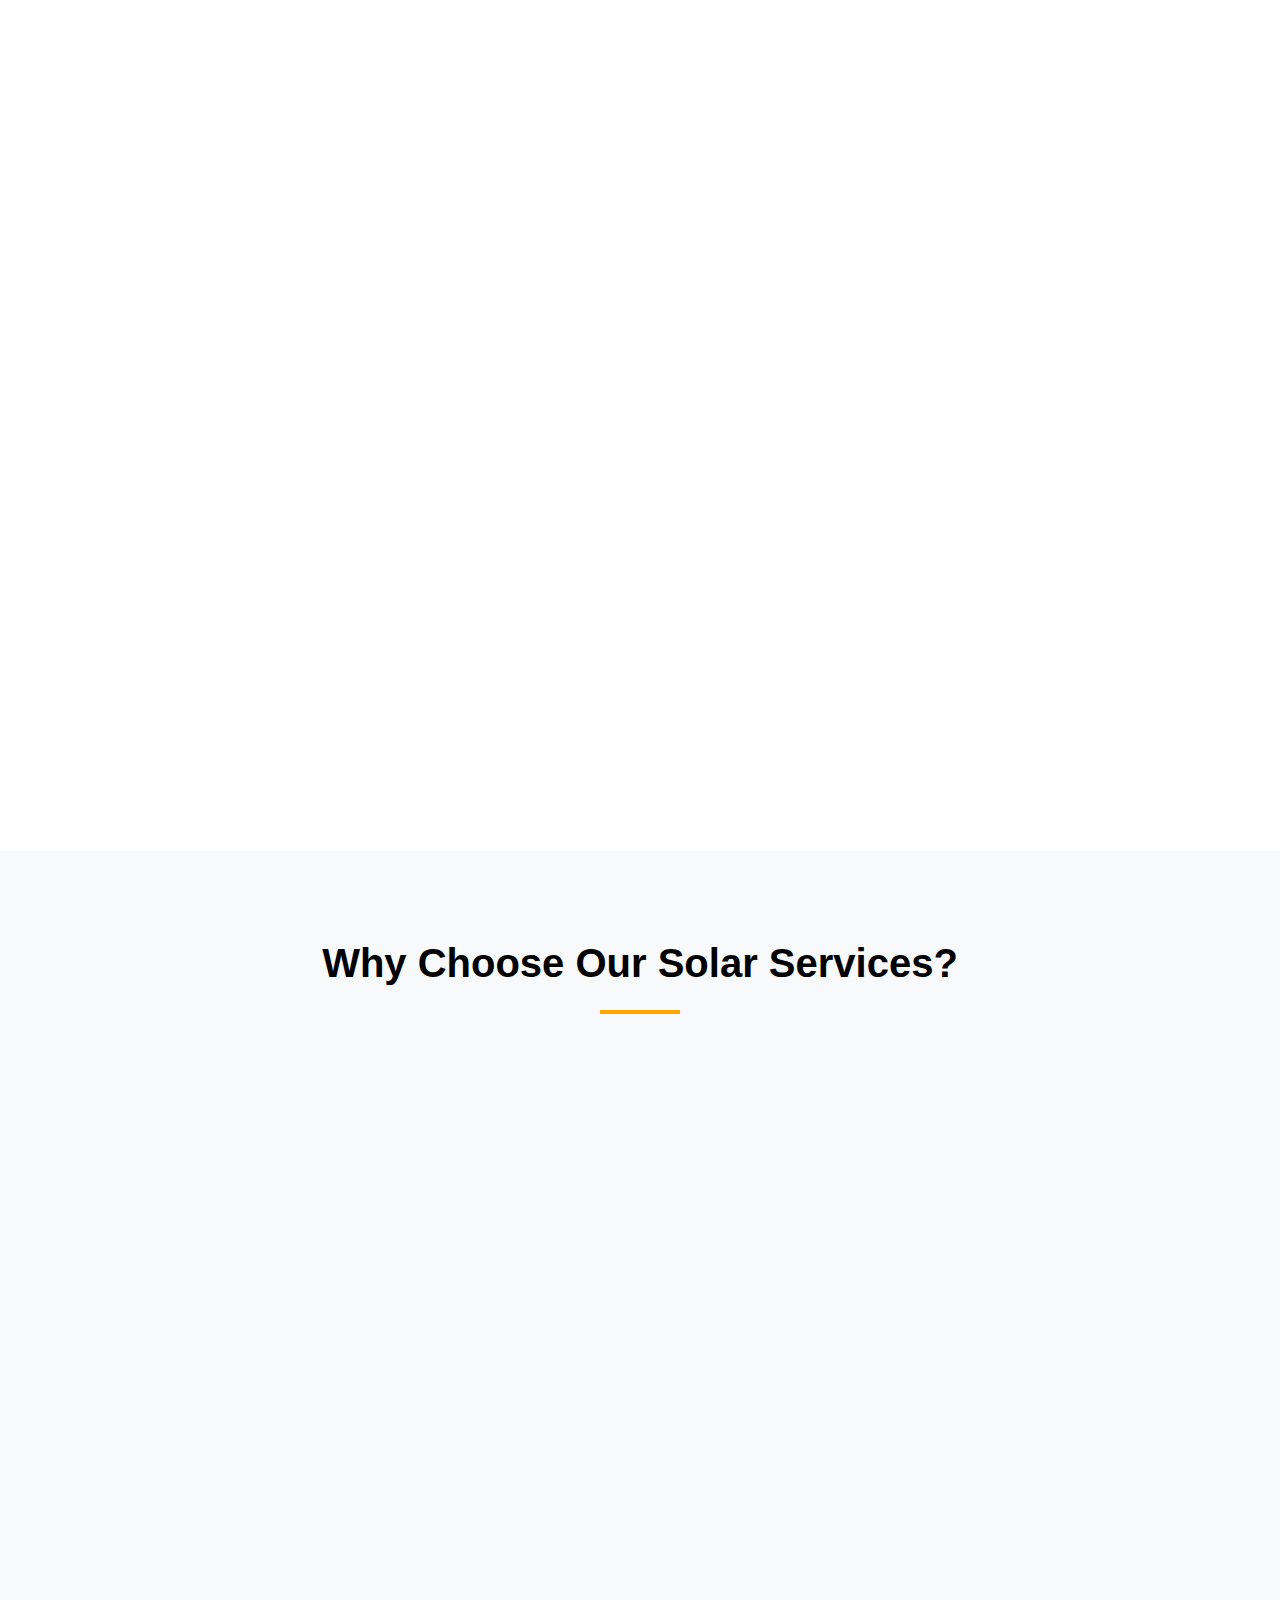
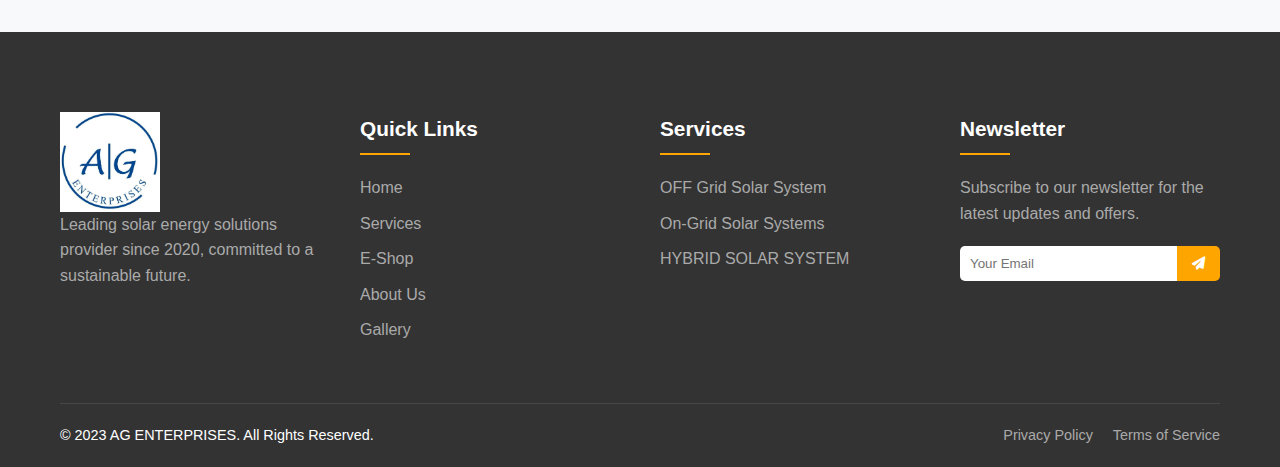
<file: services.html>
<!DOCTYPE html>
<html lang="en">
<head>
    <meta charset="UTF-8">
    <meta name="viewport" content="width=device-width, initial-scale=1.0">
    <title>AG Solar Solutions - Our Services</title>
    <link rel="stylesheet" href="https://cdnjs.cloudflare.com/ajax/libs/font-awesome/6.4.0/css/all.min.css">
    <link rel="stylesheet" href="home.css">
    <link rel="stylesheet" href="services.css">
</head>
<body>
    <!-- Header/Navbar -->
    <header>
        <div class="container">
            <div class="logo">
                <img src="logo.webp" alt="">
              <!-- <i class="fas fa-solar-panel"></i>-->
                <!--<h1>AG ENTERPRISES</h1>-->
            </div>
            <nav class="navbar">
                <ul>
                    <li><a href="index.html" >Home</a></li>
                    <li><a href="services.html"class="active">Services</a></li>
                    <li><a href="eshop.html">E-Shop</a></li>
                    <li><a href="about.html">About</a></li>
                    <li><a href="gallery.html">Gallery</a></li>
                </ul>
            </nav>
            <div class="nav-icons">
                
                <div class="hamburger" id="hamburger">
                    <div class="bar"></div>
                    <div class="bar"></div>
                    <div class="bar"></div>
                </div>
            </div>
        </div>
    </header>

    <!-- Services Hero Section -->
    <section class="services-hero">
        <div class="container">
            <h1>Our Solar Services</h1>
            <p>Comprehensive solar solutions tailored to your specific needs</p>
        </div>
    </section>

    <!-- Services Grid Section -->
    <section class="services-grid">
        <div class="container">
            <div class="section-intro">
                <h2 class="section-title">Professional Solar Installation & Maintenance</h2>
                <p class="section-subtitle">We provide end-to-end solar solutions with industry-leading expertise</p>
            </div>

            <div class="services-container">
                <!-- Service 1 -->
                <div class="service-card">
                    <div class="service-image">
                        <img src="a1.png" alt="Rooftop Solar Installation">
                        <div class="service-badge">Most Popular</div>
                    </div>
                    <div class="service-content">
                        <h3>Rooftop Solar Installation ( COMMERCIAL & RESIDENTIAL )</h3>
                        <div class="service-features">
                            <p><i class="fas fa-check-circle"></i> Residential & commercial buildings</p>
                            <p><i class="fas fa-check-circle"></i> On-grid and off-grid systems</p>
                            <p><i class="fas fa-check-circle"></i> Customized solutions</p>
                        </div>
                        <p class="service-description">Transform your unused rooftop space into a power generation unit with our expert rooftop solar installations. We handle everything from site assessment to final commissioning.</p>
                        <div class="service-cta">
                            <a href="contact.html" class="btn primary">Get Quote</a>
                            <a href="#" class="btn secondary">Learn More</a>
                        </div>
                    </div>
                </div>

                <!-- Service 2 -->
                <div class="service-card">
                    <div class="service-image">
                        <img src="a2.png" alt="Tin Shade Solar Installation">
                    </div>
                    <div class="service-content">
                        <h3>Tin Shade Solar Installation</h3>
                        <div class="service-features">
                            <p><i class="fas fa-check-circle"></i> Dual-purpose structures</p>
                            <p><i class="fas fa-check-circle"></i> Agricultural applications</p>
                            <p><i class="fas fa-check-circle"></i> Weather-resistant designs</p>
                        </div>
                        <p class="service-description">Our tin shade solar solutions provide both shade and power generation, perfect for farms, parking lots, and outdoor areas. We use durable materials designed for long-term performance.</p>
                        <div class="service-cta">
                            <a href="contact.html" class="btn primary">Get Quote</a>
                            <a href="#" class="btn secondary">Learn More</a>
                        </div>
                    </div>
                </div>

                <!-- Service 3 -->
                <div class="service-card">
                    <div class="service-image">
                        <img src="a3.png" alt="Ground Mounted Solar Installation">
                        <div class="service-badge">Large Scale</div>
                    </div>
                    <div class="service-content">
                        <h3>Ground Mounted Solar Installation</h3>
                        <div class="service-features">
                            <p><i class="fas fa-check-circle"></i> Ideal for open land</p>
                            <p><i class="fas fa-check-circle"></i> High-capacity systems</p>
                            <p><i class="fas fa-check-circle"></i> Optimal tilt adjustments</p>
                        </div>
                        <p class="service-description">For properties with available land, our ground-mounted systems offer excellent efficiency with customizable configurations to maximize energy production.</p>
                        <div class="service-cta">
                            <a href="contact.html" class="btn primary">Get Quote</a>
                            <a href="#" class="btn secondary">Learn More</a>
                        </div>
                    </div>
                </div>

                <!-- Service 4 -->
                <div class="service-card">
                    <div class="service-image">
                        <img src="a4.jpeg" alt="Solar Maintenance">
                    </div>
                    <div class="service-content">
                        <h3>Solar System Maintenance</h3>
                        <div class="service-features">
                            <p><i class="fas fa-check-circle"></i> Regular cleaning</p>
                            <p><i class="fas fa-check-circle"></i> Performance monitoring</p>
                            <p><i class="fas fa-check-circle"></i> Warranty support</p>
                        </div>
                        <p class="service-description">Keep your solar system performing at peak efficiency with our comprehensive maintenance packages. We offer scheduled visits and emergency support.</p>
                        <div class="service-cta">
                            <a href="contact.html" class="btn primary">Get Quote</a>
                            <a href="#" class="btn secondary">Learn More</a>
                        </div>
                    </div>
                </div>

                <!-- Service 5 -->
                <div class="service-card">
                    <div class="service-image">
                        <img src="a5.png" alt="Solar Pump Installation">
                        <div class="service-badge">Agricultural</div>
                    </div>
                    <div class="service-content">
                        <h3>Solar Pump Installation</h3>
                        <div class="service-features">
                            <p><i class="fas fa-check-circle"></i> Irrigation solutions</p>
                            <p><i class="fas fa-check-circle"></i> DC and AC pumps</p>
                            <p><i class="fas fa-check-circle"></i> Remote monitoring</p>
                        </div>
                        <p class="service-description">Reliable water pumping solutions powered by solar energy. Our systems are designed for farms, gardens, and remote water supply needs.</p>
                        <div class="service-cta">
                            <a href="contact.html" class="btn primary">Get Quote</a>
                            <a href="#" class="btn secondary">Learn More</a>
                        </div>
                    </div>
                </div>

                <!-- Service 6 -->
                <div class="service-card">
                    <div class="service-image">
                        <img src="a6.png" alt="VFD & Solar Installation">
                    </div>
                    <div class="service-content">
                        <h3>VFD & Solar Integration</h3>
                        <div class="service-features">
                            <p><i class="fas fa-check-circle"></i> Motor control solutions</p>
                            <p><i class="fas fa-check-circle"></i> Energy savings</p>
                            <p><i class="fas fa-check-circle"></i> Industrial applications</p>
                        </div>
                        <p class="service-description">Combine Variable Frequency Drives with solar power for optimal motor control and maximum energy efficiency in industrial applications.</p>
                        <div class="service-cta">
                            <a href="contact.html" class="btn primary">Get Quote</a>
                            <a href="#" class="btn secondary">Learn More</a>
                        </div>
                    </div>
                </div>
            </div>
        </div>
    </section>

    <!-- Service Benefits Section -->
    <section class="service-benefits">
        <div class="container">
            <h2 class="section-title">Why Choose Our Solar Services?</h2>
            <div class="benefits-grid">
                <div class="benefit-card">
                    <i class="fas fa-award"></i>
                    <h3>Certified Experts</h3>
                    <p>Our team consists of certified solar professionals with extensive industry experience.</p>
                </div>
                <div class="benefit-card">
                    <i class="fas fa-solar-panel"></i>
                    <h3>Quality Equipment</h3>
                    <p>We use only tier-1 solar components from reputable manufacturers.</p>
                </div>
                <div class="benefit-card">
                    <i class="fas fa-shield-alt"></i>
                    <h3>Comprehensive Warranty</h3>
                    <p>25-year performance warranty on panels and 10-year on other components.</p>
                </div>
                <div class="benefit-card">
                    <i class="fas fa-rupee-sign"></i>
                    <h3>Cost Savings</h3>
                    <p>Reduce your electricity bills by up to 90% with our efficient systems.</p>
                </div>
                <div class="benefit-card">
                    <i class="fas fa-headset"></i>
                    <h3>24/7 Support</h3>
                    <p>Round-the-clock customer support for all your solar needs.</p>
                </div>
                <div class="benefit-card">
                    <i class="fas fa-leaf"></i>
                    <h3>Eco-Friendly</h3>
                    <p>Reduce your carbon footprint with clean, renewable energy.</p>
                </div>
            </div>
        </div>
    </section>

   

    <!-- Footer -->
    <footer>
        <div class="container">
            <div class="footer-content">
                <div class="footer-col">
                    <div class="logo">
                        <img src="logo.webp" alt="">
                    </div>
                    <p>Leading solar energy solutions provider since 2020, committed to a sustainable future.</p>
                </div>
                <div class="footer-col">
                    <h4>Quick Links</h4>
                    <ul>
                        <li><a href="#">Home</a></li>
                        <li><a href="services.html">Services</a></li>
                        <li><a href="eshop.html">E-Shop</a></li>
                        <li><a href="about.html">About Us</a></li>
                        <li><a href="gallery.html">Gallery</a></li>
                    </ul>
                </div>
                <div class="footer-col">
                    <h4>Services</h4>
                    <ul>
                        <li><a href="#">OFF Grid Solar System</a></li>
                        <li><a href="#">On-Grid Solar Systems</a></li>
                        <li><a href="#">HYBRID SOLAR SYSTEM</a></li>
                    </ul>
                </div>
                <div class="footer-col">
                    <h4>Newsletter</h4>
                    <p>Subscribe to our newsletter for the latest updates and offers.</p>
                    <form class="newsletter-form">
                        <input type="email" placeholder="Your Email">
                        <button type="submit"><i class="fas fa-paper-plane"></i></button>
                    </form>
                </div>
            </div>
            <div class="footer-bottom">
                <p>&copy; 2023 AG ENTERPRISES. All Rights Reserved.</p>
                <div class="footer-links">
                    <a href="#">Privacy Policy</a>
                    <a href="#">Terms of Service</a>
                </div>
            </div>
        </div>
    </footer>

    <script src="home.js"></script>
    <script src="services.js"></script>
</body>

</html>
</file>
<file: home.css>
/* Global Styles */
:root {
    --primary-color: #FFA500;
    --secondary-color: #333;
    --accent-color: #FF8C00;
    --light-color: #f8f9fa;
    --dark-color: #212529;
    --text-color: #333;
    --text-light: #777;
    --white: #fff;
    --black: #000;
    --transition: all 0.3s ease;
}

* {
    margin: 0;
    padding: 0;
    box-sizing: border-box;
}

body {
    font-family: 'Segoe UI', Tahoma, Geneva, Verdana, sans-serif;
    line-height: 1.6;
    color: var(--text-color);
    background-color: var(--white);
    overflow-x: hidden;
}

.container {
    width: 100%;
    max-width: 1200px;
    margin: 0 auto;
    padding: 0 20px;
}

a {
    text-decoration: none;
    color: var(--text-color);
    transition: var(--transition);
}

ul {
    list-style: none;
}

img {
    max-width: 100%;
    height: auto;
}

.btn {
    display: inline-block;
    padding: 10px 20px;
    border-radius: 5px;
    font-weight: 600;
    text-align: center;
    transition: var(--transition);
    cursor: pointer;
}

.btn.primary {
    background-color: var(--primary-color);
    color: var(--white);
    border: 2px solid var(--primary-color);
}

.btn.primary:hover {
    background-color: transparent;
    color: var(--primary-color);
}

.btn.secondary {
    background-color: transparent;
    color: var(--primary-color);
    border: 2px solid var(--primary-color);
}

.btn.secondary:hover {
    background-color: var(--primary-color);
    color: var(--white);
}

.btn.small {
    padding: 8px 15px;
    font-size: 0.9rem;
}

.section-title {
    font-size: 2.5rem;
    margin-bottom: 15px;
    color: var(--secondary-color);
    text-align: center;
    position: relative;
}

.section-title::after {
    content: '';
    display: block;
    width: 80px;
    height: 4px;
    background-color: var(--primary-color);
    margin: 15px auto 0;
}

.section-subtitle {
    font-size: 1.1rem;
    color: var(--text-light);
    text-align: center;
    margin-bottom: 50px;
}

/* Header Styles */
header {
    position: fixed;
    top: 0;
    left: 0;
    width: 100%;
    padding: 20px 0;
    background-color: var(--white);
    box-shadow: 0 2px 10px rgba(0, 0, 0, 0.1);
    z-index: 1000;
    transition: var(--transition);
}

header.scrolled {
    padding: 15px 0;
    background-color: rgba(255, 255, 255, 0.95);
}

header .container {
    display: flex;
    justify-content: space-between;
    align-items: center;
}

.logo {
    display: flex;
    align-items: center;
    height: 100px;
    width: 100px;
}

.logo i {
    color: var(--primary-color);
    margin-right: 10px;
    font-size: 1.8rem;
}

.navbar ul {
    display: flex;
    font-size: larger;
}

.navbar ul li {
    margin-left: 30px;
}

.navbar ul li a {
    font-weight: 600;
    position: relative;
}

.navbar ul li a::after {
    content: '';
    position: absolute;
    bottom: -5px;
    left: 0;
    width: 0;
    height: 2px;
    background-color: var(--primary-color);
    transition: var(--transition);
}

.navbar ul li a:hover::after,
.navbar ul li a.active::after {
    width: 100%;
}

.navbar ul li a.active {
    color: var(--primary-color);
}

.nav-icons {
    display: flex;
    align-items: center;
    
}

.cart-icon {
    position: relative;
    margin-right: 20px;
    font-size: 1.3rem;
    color: var(--secondary-color);
}

.cart-count {
    position: absolute;
    top: -10px;
    right: -10px;
    background-color: var(--primary-color);
    color: var(--white);
    border-radius: 50%;
    width: 20px;
    height: 20px;
    display: flex;
    align-items: center;
    justify-content: center;
    font-size: 0.7rem;
    font-weight: bold;
}

.hamburger {
    display: none;
    cursor: pointer;
    width: 30px;
    height: 20px;
    flex-direction: column;
    justify-content: space-between;
}

.hamburger .bar {
    width: 100%;
    height: 3px;
    background-color: var(--secondary-color);
    transition: var(--transition);
}

/* Hero Section */
.hero {
    height: 100vh;
    background: linear-gradient(rgba(0, 0, 0, 0.6), rgba(0, 0, 0, 0.6)), url('https://images.unsplash.com/photo-1509391366360-2e959784a276') no-repeat center center/cover;
    color: var(--white);
    display: flex;
    align-items: center;
    text-align: center;
    padding-top: 80px;
}

.hero-content {
    max-width: 800px;
    margin: 0 auto;
}

.hero h1 {
    font-size: 3.5rem;
    margin-bottom: 20px;
    animation: fadeInDown 1s ease;
}

.hero p {
    font-size: 1.2rem;
    margin-bottom: 30px;
    animation: fadeInUp 1s ease;
}

.hero-buttons {
    display: flex;
    justify-content: center;
    gap: 20px;
    animation: fadeIn 1.5s ease;
}

@keyframes fadeInDown {
    from {
        opacity: 0;
        transform: translateY(-50px);
    }
    to {
        opacity: 1;
        transform: translateY(0);
    }
}

@keyframes fadeInUp {
    from {
        opacity: 0;
        transform: translateY(50px);
    }
    to {
        opacity: 1;
        transform: translateY(0);
    }
}

@keyframes fadeIn {
    from {
        opacity: 0;
    }
    to {
        opacity: 1;
    }
}

/* Stats Section */
.stats {
    padding: 80px 0;
    background-color: var(--light-color);
}

.stats .container {
    display: grid;
    grid-template-columns: repeat(auto-fit, minmax(200px, 1fr));
    gap: 30px;
    text-align: center;
}

.stat-item {
    padding: 30px 20px;
    background-color: rgb(68, 118, 61);
    border-radius: 10px;
    box-shadow: 0 5px 15px rgba(14, 14, 14, 0.05);
    transition: var(--transition);
}

.stat-item:hover {
    transform: translateY(-10px);
    box-shadow: 0 15px 30px rgba(0, 0, 0, 0.1);
}

.stat-item i {
    font-size: 2.5rem;
    color: var(--primary-color);
    margin-bottom: 15px;
}

.stat-item h3 {
    font-size: 2.5rem;
    color: black;
    margin-bottom: 5px;
}

.stat-item p {
    color: white;
    font-size: 1.1rem;
}

/* Services Section */
.services {
    padding: 100px 0;
    background: linear-gradient(rgba(0, 0, 0, 0.7), rgba(0, 0, 0, 0.7)), url('f1.jpg') no-repeat center center/cover;
}
.container h2 {
    color: aqua;
}

.container p {
    color: white
}

.services-grid {
    display: grid;
    grid-template-columns: repeat(auto-fit, minmax(250px, 1fr));
    gap: 30px;
}

.service-card {
    background-color: var(--white);
    border-radius: 10px;
    padding: 30px;
    box-shadow: 0 5px 15px rgba(0, 0, 0, 0.05);
    transition: var(--transition);
    text-align: center;
}

.service-card:hover {
    transform: translateY(-10px);
    box-shadow: 0 15px 30px rgba(0, 0, 0, 0.1);
}

.service-icon {
    
    background-color: rgba(255, 165, 0, 0.1);
    border-radius: 50%;
    display: flex;
    align-items: center;
    justify-content: center;
    margin: 0 auto 20px;
}

.service-icon i {
    font-size: 4rem;
    color: var(--primary-color);
}

.service-card h3 {
    font-size: 1.5rem;
    margin-bottom: 15px;
    color: var(--secondary-color);
}

.service-card p {
    color: var(--text-light);
    margin-bottom: 20px;
}

/* Cities Section */
.cities {
    padding: 80px 0;
    background-color: var(--light-color);
}

.cities-slider {
    display: grid;
    grid-template-columns: repeat(auto-fit, minmax(200px, 1fr));
    gap: 20px;
}

.city-card {
    position: relative;
    border-radius: 10px;
    overflow: hidden;
    height: 250px;
    transition: var(--transition);
    margin: 10px;
}

.city-card:hover {
    transform: scale(1.05);
}

.city-card img {
    width: 100%;
    height: 100%;
    object-fit: cover;
    filter: brightness(0.8);
}

.city-card h3 {
    position: absolute;
    bottom: 20px;
    left: 20px;
    color: var(--white);
    font-size: 1.5rem;
    text-shadow: 1px 1px 3px rgba(0, 0, 0, 0.5);
}

/* Testimonials Section */
.testimonials {
    padding: 100px 0;
    background: linear-gradient(rgba(0, 0, 0, 0.7), rgba(0, 0, 0, 0.7)), url('f2.jpg') no-repeat center center/cover;
}

.testimonial-slider {
    display: grid;
    grid-template-columns: repeat(auto-fit, minmax(300px, 1fr));
    gap: 30px;
}

.testimonial-card {
    background-color: var(--white);
    border-radius: 10px;
    padding: 30px;
    box-shadow: 0 5px 15px rgba(0, 0, 0, 0.05);
}

.quote {
    position: relative;
    margin-bottom: 20px;
}

.quote i {
    font-size: 2rem;
    color: var(--primary-color);
    opacity: 0.3;
    position: absolute;
    top: -10px;
    left: -10px;
}

.quote p {
    font-style: italic;
    color: var(--text-color);
    padding-left: 30px;
}

.client {
    display: flex;
    align-items: center;
}

.client img {
    width: 60px;
    height: 60px;
    border-radius: 50%;
    object-fit: cover;
    margin-right: 15px;
}

.client-info h4 {
    font-size: 1.2rem;
    color: var(--secondary-color);
    margin-bottom: 5px;
}

.client-info p {
    color: var(--text-light);
    font-size: 0.9rem;
}

/* Contact Section */
.contact {
    padding: 100px 0;
    background-color: f8f9fa ;
}

.contact .container {
    display: grid;
    grid-template-columns: repeat(auto-fit, minmax(300px, 1fr));
    gap: 50px;
}

.contact-info {
    padding-right: 30px;
}
.contact-info h2{
    color: #000;
}

.contact-info p {
    color: black;
}

.info-item {
    display: flex;
    align-items: flex-start;
    margin-bottom: 25px;
}

.info-item p {
    color: #212529;
}

.info-item i {
    font-size: 1.2rem;
    color: var(--primary-color);
    margin-right: 15px;
    margin-top: 5px;
}

.social-links {
    display: flex;
    margin-top: 30px;
    gap: 15px;
}

.social-links a {
    width: 40px;
    height: 40px;
    border-radius: 50%;
    background-color: var(--primary-color);
    color: var(--white);
    display: flex;
    align-items: center;
    justify-content: center;
    transition: var(--transition);
}

.social-links a:hover {
    background-color: var(--secondary-color);
    transform: translateY(-5px);
}

.contact-form {
    background-color: var(--white);
    padding: 30px;
    border-radius: 10px;
    box-shadow: 0 5px 15px rgba(0, 0, 0, 0.05);
}

.form-group {
    margin-bottom: 20px;
}

.form-group input,
.form-group textarea {
    width: 100%;
    padding: 12px 15px;
    border: 1px solid #ddd;
    border-radius: 5px;
    font-family: inherit;
    font-size: 1rem;
    transition: var(--transition);
}

.form-group input:focus,
.form-group textarea:focus {
    outline: none;
    border-color: var(--primary-color);
    box-shadow: 0 0 0 3px rgba(255, 165, 0, 0.2);
}

.form-group textarea {
    min-height: 150px;
    resize: vertical;
}

/* Map Section */
.map {
    height: 400px;
}

.map iframe {
    width: 100%;
    height: 100%;
    border: none;
}

/* Footer */
footer {
    background-color: var(--secondary-color);
    color: var(--white);
    padding: 80px 0 0;
}

.footer-content {
    display: grid;
    grid-template-columns: repeat(auto-fit, minmax(200px, 1fr));
    gap: 40px;
    margin-bottom: 50px;
}

.footer-col h4 {
    font-size: 1.3rem;
    margin-bottom: 20px;
    position: relative;
    padding-bottom: 10px;
}

.footer-col h4::after {
    content: '';
    position: absolute;
    bottom: 0;
    left: 0;
    width: 50px;
    height: 2px;
    background-color: var(--primary-color);
}

.footer-col p {
    color: #aaa;
    margin-bottom: 20px;
}

.footer-col ul li {
    margin-bottom: 10px;
}

.footer-col ul li a {
    color: #aaa;
    transition: var(--transition);
}

.footer-col ul li a:hover {
    color: var(--primary-color);
    padding-left: 5px;
}

.newsletter-form {
    display: flex;
    margin-top: 20px;
}

.newsletter-form input {
    flex: 1;
    padding: 10px;
    border: none;
    border-radius: 5px 0 0 5px;
    font-family: inherit;
}

.newsletter-form button {
    background-color: var(--primary-color);
    color: var(--white);
    border: none;
    border-radius: 0 5px 5px 0;
    padding: 0 15px;
    cursor: pointer;
    transition: var(--transition);
}

.newsletter-form button:hover {
    background-color: var(--accent-color);
}

.footer-bottom {
    border-top: 1px solid rgba(255, 255, 255, 0.1);
    padding: 20px 0;
    display: flex;
    justify-content: space-between;
    align-items: center;
    color: #aaa;
    font-size: 0.9rem;
}

.footer-links {
    display: flex;
    gap: 20px;
}

.footer-links a {
    color: #aaa;
    transition: var(--transition);
}

.footer-links a:hover {
    color: var(--primary-color);
}

/* Responsive Styles */
@media (max-width: 992px) {
    .section-title {
        font-size: 2rem;
    }
    
    .hero h1 {
        font-size: 2.8rem;
    }
}

@media (max-width: 768px) {
    .navbar {
        position: fixed;
        top: 80px;
        left: -100%;
        width: 100%;
        height: calc(100vh - 80px);
        background-color: var(--white);
        transition: var(--transition);
        z-index: 999;
    }
    
    .navbar.active {
        left: 0;
    }
    
    .navbar ul {
        flex-direction: column;
        padding: 30px;
    }
    
    .navbar ul li {
        margin: 15px 0;
    }
    
    .hamburger {
        display: flex;
    }
    
    .hamburger.active .bar:nth-child(1) {
        transform: translateY(8.5px) rotate(45deg);
    }
    
    .hamburger.active .bar:nth-child(2) {
        opacity: 0;
    }
    
    .hamburger.active .bar:nth-child(3) {
        transform: translateY(-8.5px) rotate(-45deg);
    }
    
    .hero h1 {
        font-size: 2.5rem;
    }
    
    .hero p {
        font-size: 1rem;
    }
    
    .hero-buttons {
        flex-direction: column;
        gap: 15px;
    }
    
    .stats .container {
        grid-template-columns: repeat(2, 1fr);
    }
    
    .contact .container {
        grid-template-columns: 1fr;
    }
    
    .contact-info {
        padding-right: 0;
    }
}

@media (max-width: 576px) {
    .section-title {
        font-size: 1.8rem;
    }
    
    .section-subtitle {
        font-size: 1rem;
    }
    
    .hero h1 {
        font-size: 2rem;
    }
    
    .stats .container {
        grid-template-columns: 1fr;
    }
    
    .footer-content {
        grid-template-columns: 1fr;
    }
    
    .footer-bottom {
        flex-direction: column;
        text-align: center;
        gap: 15px;
    }
}
/* Chatbot Styles */
.chatbot-btn {
    position: fixed;
    bottom: 30px;
    right: 30px;
    width: 60px;
    height: 60px;
    background-color: var(--primary-color);
    border-radius: 50%;
    display: flex;
    align-items: center;
    justify-content: center;
    color: var(--white);
    font-size: 1.5rem;
    box-shadow: 0 4px 15px rgba(0, 0, 0, 0.2);
    cursor: pointer;
    z-index: 999;
    transition: var(--transition);
}

.chatbot-btn:hover {
    background-color: var(--accent-color);
    transform: scale(1.1);
}

.chatbot-container {
    position: fixed;
    bottom: 100px;
    right: 30px;
    width: 350px;
    height: 450px;
    background-color: var(--white);
    border-radius: 15px;
    box-shadow: 0 5px 25px rgba(0, 0, 0, 0.2);
    display: flex;
    flex-direction: column;
    z-index: 1000;
    overflow: hidden;
    transform: translateY(20px);
    opacity: 0;
    visibility: hidden;
    transition: var(--transition);
}

.chatbot-container.active {
    transform: translateY(0);
    opacity: 1;
    visibility: visible;
}

.chatbot-header {
    background-color: var(--primary-color);
    color: var(--white);
    padding: 15px 20px;
    display: flex;
    justify-content: space-between;
    align-items: center;
}

.chatbot-header h3 {
    margin: 0;
    font-size: 1.2rem;
}

.close-btn {
    cursor: pointer;
    font-size: 1.2rem;
}

.chatbot-messages {
    flex: 1;
    padding: 15px;
    overflow-y: auto;
    display: flex;
    flex-direction: column;
    gap: 10px;
}

.message {
    max-width: 80%;
    padding: 10px 15px;
    border-radius: 18px;
    margin-bottom: 10px;
    animation: fadeIn 0.3s ease;
}

.user-message {
    align-self: flex-end;
    background-color: var(--primary-color);
    color: var(--white);
    border-bottom-right-radius: 5px;
}

.bot-message {
    align-self: flex-start;
    background-color: #f1f1f1;
    color: var(--text-color);
    border-bottom-left-radius: 5px;
}

.chatbot-input {
    display: flex;
    padding: 15px;
    border-top: 1px solid #eee;
}

.chatbot-input input {
    flex: 1;
    padding: 10px 15px;
    border: 1px solid #ddd;
    border-radius: 20px;
    outline: none;
    font-family: inherit;
}

.chatbot-input button {
    width: 40px;
    height: 40px;
    border-radius: 50%;
    border: none;
    background-color: var(--primary-color);
    color: var(--white);
    margin-left: 10px;
    cursor: pointer;
    transition: var(--transition);
}

.chatbot-input button:hover {
    background-color: var(--accent-color);
}

/* Responsive styles for chatbot */
@media (max-width: 576px) {
    .chatbot-container {
        width: 90%;
        right: 5%;
        bottom: 80px;
        height: 350px;
    }
    
    .chatbot-btn {
        bottom: 20px;
        right: 20px;
        width: 50px;
        height: 50px;
        font-size: 1.2rem;
    }
}
</file>
<file: about.css>
/* About Page Specific Styles */

/* About Hero */
.about-hero {
    background: linear-gradient(rgba(0, 0, 0, 0.6), rgba(0, 0, 0, 0.6)), url('https://images.unsplash.com/photo-1466611653911-95081537e5b7') no-repeat center center/cover;
    color: #fff;
    text-align: center;
    padding: 150px 0 100px;
    margin-top: 80px;
}

.about-hero h1 {
    font-size: 3.5rem;
    margin-bottom: 20px;
}

.about-hero p {
    font-size: 1.2rem;
    opacity: 0.9;
    max-width: 600px;
    margin: 0 auto;
}

/* Company Overview */
.company-overview {
    padding: 80px 0;
}

.overview-content {
    display: grid;
    grid-template-columns: 1fr 1fr;
    gap: 50px;
    align-items: center;
}

.overview-text h2 {
    font-size: 2.5rem;
    margin-bottom: 20px;
    color: var(--secondary-color);
}

.overview-text p {
    color: var(--text-light);
    margin-bottom: 20px;
    line-height: 1.6;
}

.company-stats {
    display: grid;
    grid-template-columns: repeat(3, 1fr);
    gap: 20px;
    margin-top: 30px;
}

.stat-item {
    text-align: center;
    padding: 20px;
    background: var(--light-color);
    border-radius: 10px;
}

.stat-item h3 {
    font-size: 2.5rem;
    color: var(--primary-color);
    margin-bottom: 5px;
}

.stat-item p {
    color: var(--text-color);
    font-weight: 500;
}

.overview-image img {
    width: 100%;
    border-radius: 10px;
    box-shadow: 0 10px 30px rgba(0, 0, 0, 0.1);
}

/* What We Offer */
.what-we-offer {
    padding: 80px 0;
    background-color: var(--light-color);
    background: linear-gradient(rgba(0, 0, 0, 0.8), rgba(0, 0, 0, 0.8)), url('ab3.jpeg') no-repeat center center/cover;
}

.offer-grid {
    display: grid;
    grid-template-columns: repeat(auto-fit, minmax(250px, 1fr));
    gap: 30px;
    margin-top: 50px;
}

.offer-card {
    background: #fff;
    padding: 30px;
    border-radius: 10px;
    text-align: center;
    box-shadow: 0 5px 15px rgba(0, 0, 0, 0.05);
    transition: all 0.3s ease;
}

.offer-card:hover {
    transform: translateY(-10px);
    box-shadow: 0 15px 30px rgba(0, 0, 0, 0.1);
}

.offer-icon {
    width: 80px;
    height: 80px;
    background: rgba(255, 165, 0, 0.1);
    border-radius: 50%;
    display: flex;
    align-items: center;
    justify-content: center;
    margin: 0 auto 20px;
}

.offer-icon i {
    font-size: 2rem;
    color: var(--primary-color);
}

.offer-card h3 {
    font-size: 1.3rem;
    margin-bottom: 15px;
    color: var(--secondary-color);
}

.offer-card p {
    color: var(--text-light);
}

/* Mission & Vision */
.mission-vision {
    padding: 80px 0;
}

.mv-content {
    display: grid;
    grid-template-columns: 1fr 1fr;
    gap: 50px;
}

.mission, .vision {
    text-align: center;
    padding: 40px;
    background: rgb(40, 33, 33);
    border-radius: 10px;
    box-shadow: 0 5px 15px rgba(0, 0, 0, 0.05);
}

.mv-icon {
    width: 60px;
    height: 60px;
    background: rgba(255, 165, 0, 0.1);
    border-radius: 50%;
    display: flex;
    align-items: center;
    justify-content: center;
    margin: 0 auto 20px;
}

.mv-icon i {
    font-size: 1.5rem;
    color: var(--primary-color);
}

.mission h2, .vision h2 {
    font-size: 1.8rem;
    margin-bottom: 20px;
    color: rgb(186, 214, 45);
}

.mission p, .vision p {
    color: white;
    line-height: 1.6;
}

/* Why Choose Us */
.why-choose-us {
    padding: 80px 0;
    background-color: var(--light-color);
    background: linear-gradient(rgba(0, 0, 0, 0.8), rgba(0, 0, 0, 0.8)), url('ab2.jpg') no-repeat center center/cover;
}

.reasons-grid {
    display: grid;
    grid-template-columns: repeat(auto-fit, minmax(300px, 1fr));
    gap: 30px;
    margin-top: 50px;
}

.reason-card {
    background: #fff;
    padding: 30px;
    border-radius: 10px;
    box-shadow: 0 5px 15px rgba(0, 0, 0, 0.05);
    transition: all 0.3s ease;
    position: relative;
}

.reason-card:hover {
    transform: translateY(-5px);
    box-shadow: 0 10px 25px rgba(0, 0, 0, 0.1);
}

.reason-number {
    position: absolute;
    top: -15px;
    left: -15px;
    width: 40px;
    height: 40px;
    background: var(--primary-color);
    color: #fff;
    border-radius: 50%;
    display: flex;
    align-items: center;
    justify-content: center;
    font-weight: bold;
    font-size: 1.2rem;
}

.reason-card h3 {
    font-size: 1.3rem;
    margin-bottom: 15px;
    color: var(--secondary-color);
    padding-left: 30px;
}

.reason-card p {
    color: var(--text-light);
    line-height: 1.6;
}

/* Certifications */
.certifications {
    padding: 80px 0;
}

.cert-content {
    display: grid;
    grid-template-columns: 1fr 1fr;
    gap: 50px;
    align-items: center;
}

.cert-item {
    display: flex;
    align-items: flex-start;
    margin-bottom: 30px;
    padding: 20px;
    background: #fff;
    border-radius: 10px;
    box-shadow: 0 5px 15px rgba(0, 0, 0, 0.05);
}

.cert-item i {
    font-size: 2rem;
    color: var(--primary-color);
    margin-right: 20px;
    margin-top: 5px;
}

.cert-item h3 {
    font-size: 1.2rem;
    margin-bottom: 10px;
    color: var(--secondary-color);
}

.cert-item p {
    color: var(--text-light);
    margin-bottom: 5px;
}

.cert-image img {
    width: 100%;
    border-radius: 10px;
    box-shadow: 0 10px 30px rgba(0, 0, 0, 0.1);
}

/* Team Section */
.team-section {
    padding: 80px 0;
    background-color: var(--light-color);
}

.team-grid {
    display: grid;
    grid-template-columns: repeat(auto-fit, minmax(250px, 1fr));
    gap: 30px;
    margin-top: 50px;
}

.team-member {
    background: #fff;
    padding: 30px;
    border-radius: 10px;
    text-align: center;
    box-shadow: 0 5px 15px rgba(0, 0, 0, 0.05);
    transition: all 0.3s ease;
    background-color: rgb(40, 33, 33);
}

.team-member:hover {
    transform: translateY(-5px);
    box-shadow: 0 10px 25px rgba(0, 0, 0, 0.1);
}

.member-image {
    width: 120px;
    height: 120px;
    border-radius: 50%;
    overflow: hidden;
    margin: 0 auto 20px;
    border: 5px solid var(--light-color);
}

.member-image img {
    width: 100%;
    height: 100%;
    object-fit: cover;
}

.team-member h3 {
    font-size: 1.3rem;
    margin-bottom: 5px;
    color: rgb(186, 214, 45);
}

.position {
    color: var(--primary-color);
    font-weight: 600;
    margin-bottom: 10px;
}

.bio {
    color: var(--text-light);
    font-size: 0.9rem;
}

/* CTA Section */
.cta-section {
    padding: 80px 0;
    background: linear-gradient(rgba(0, 0, 0, 0.8), rgba(0, 0, 0, 0.8)), url('https://images.unsplash.com/photo-1509391366360-2e959784a276') no-repeat center center/cover;
    color: #fff;
    text-align: center;
}

.cta-content h2 {
    font-size: 2.5rem;
    margin-bottom: 20px;
}

.cta-content p {
    font-size: 1.1rem;
    margin-bottom: 30px;
    opacity: 0.9;
}

.cta-buttons {
    display: flex;
    justify-content: center;
    gap: 20px;
    flex-wrap: wrap;
}

/* Responsive Styles */
@media (max-width: 992px) {
    .overview-content,
    .mv-content,
    .cert-content {
        grid-template-columns: 1fr;
        gap: 30px;
    }
    
    .about-hero h1 {
        font-size: 2.8rem;
    }
}

@media (max-width: 768px) {
    .about-hero {
        padding: 120px 0 80px;
    }
    
    .about-hero h1 {
        font-size: 2.5rem;
    }
    
    .company-stats {
        grid-template-columns: 1fr;
    }
    
    .cta-buttons {
        flex-direction: column;
        align-items: center;
    }
}

@media (max-width: 576px) {
    .about-hero h1 {
        font-size: 2.2rem;
    }
    
    .offer-grid,
    .reasons-grid,
    .team-grid {
        grid-template-columns: 1fr;
    }
    
    .cert-item {
        flex-direction: column;
        text-align: center;
    }
    
    .cert-item i {
        margin-right: 0;
        margin-bottom: 15px;
    }
}
</file>
<file: cart.css>
/* Cart Page Specific Styles - Fixed Version */

/* Cart Hero */
.cart-hero {
    background: linear-gradient(rgba(0, 0, 0, 0.6), rgba(0, 0, 0, 0.6)), url('https://images.unsplash.com/photo-1607083206968-13611e3d76db') no-repeat center center/cover;
    color: var(--white);
    text-align: center;
    padding: 150px 0 100px;
    margin-top: 80px;
}

.cart-hero h1 {
    font-size: 3.5rem;
    margin-bottom: 20px;
}

.cart-hero p {
    font-size: 1.2rem;
    opacity: 0.9;
}

/* Cart Section */
.cart-section {
    padding: 80px 0;
}

.cart-content {
    display: grid;
    grid-template-columns: 1fr 1fr;
    gap: 40px;
}

.cart-items-container {
    padding: 30px;
    background: var(--white);
    border-radius: 10px;
    box-shadow: 0 5px 15px rgba(0, 0, 0, 0.05);
    height: fit-content;
}

.cart-items-container h2 {
    font-size: 1.8rem;
    margin-bottom: 20px;
    color: var(--secondary-color);
    padding-bottom: 15px;
    border-bottom: 2px solid var(--light-color);
}

#itemCount {
    font-size: 1rem;
    color: var(--text-light);
    font-weight: normal;
}

.empty-cart-message {
    text-align: center;
    padding: 40px 0;
    color: var(--text-light);
}

.empty-cart-message i {
    font-size: 3rem;
    color: #ddd;
    margin-bottom: 15px;
}

.empty-cart-message h3 {
    font-size: 1.5rem;
    margin-bottom: 10px;
    color: var(--secondary-color);
}

.empty-cart-message p {
    margin-bottom: 20px;
}

/* Cart Items */
.cart-item {
    display: flex;
    padding: 20px 0;
    border-bottom: 1px solid #eee;
}

.cart-item:last-child {
    border-bottom: none;
}

.cart-item-img {
    width: 100px;
    height: 100px;
    border-radius: 8px;
    overflow: hidden;
    margin-right: 15px;
    flex-shrink: 0;
}

.cart-item-img img {
    width: 100%;
    height: 100%;
    object-fit: cover;
}

.cart-item-details {
    flex: 1;
}

.cart-item-title {
    font-size: 1.1rem;
    margin-bottom: 5px;
    color: var(--secondary-color);
}

.cart-item-category {
    font-size: 0.8rem;
    color: var(--primary-color);
    text-transform: uppercase;
    font-weight: 600;
    margin-bottom: 5px;
}

.cart-item-price {
    font-weight: bold;
    color: var(--primary-color);
    margin-bottom: 10px;
}

.cart-item-actions {
    display: flex;
    align-items: center;
    gap: 15px;
}

.quantity-control {
    display: flex;
    align-items: center;
    border: 1px solid #ddd;
    border-radius: 5px;
    overflow: hidden;
}

.quantity-control button {
    width: 30px;
    height: 30px;
    background: #f5f5f5;
    border: none;
    cursor: pointer;
    display: flex;
    align-items: center;
    justify-content: center;
}

.quantity-control button:hover {
    background: #eee;
}

.quantity-control span {
    width: 40px;
    text-align: center;
    font-weight: 600;
}

.remove-item {
    background: none;
    border: none;
    color: #e74c3c;
    cursor: pointer;
    font-size: 0.9rem;
    display: flex;
    align-items: center;
    gap: 5px;
}

.remove-item:hover {
    color: #c0392b;
}

/* Cart Summary */
.cart-summary {
    margin-top: 30px;
    padding-top: 20px;
    border-top: 2px solid var(--light-color);
}

.summary-item {
    display: flex;
    justify-content: space-between;
    margin-bottom: 15px;
}

.summary-item.total {
    font-size: 1.2rem;
    font-weight: bold;
    padding-top: 15px;
    border-top: 1px solid #eee;
    margin-top: 15px;
}

/* Checkout Form */
.checkout-form-container {
    padding: 30px;
    background: var(--white);
    border-radius: 10px;
    box-shadow: 0 5px 15px rgba(0, 0, 0, 0.05);
    height: fit-content;
}

.checkout-form-container h2 {
    font-size: 1.8rem;
    margin-bottom: 10px;
    color: var(--secondary-color);
}

.checkout-form-container > p {
    color: var(--text-light);
    margin-bottom: 25px;
}

.checkout-form {
    width: 100%;
}

.form-section {
    margin-bottom: 30px;
    padding-bottom: 20px;
    border-bottom: 1px solid #eee;
}

.form-section:last-child {
    border-bottom: none;
    margin-bottom: 0;
    padding-bottom: 0;
}

.form-section h3 {
    font-size: 1.2rem;
    margin-bottom: 20px;
    color: var(--secondary-color);
    display: flex;
    align-items: center;
    gap: 10px;
}

.form-section h3::before {
    content: '';
    width: 20px;
    height: 2px;
    background: var(--primary-color);
}

.form-row {
    display: grid;
    grid-template-columns: 1fr 1fr;
    gap: 20px;
}

.form-group {
    position: relative;
    margin-bottom: 20px;
}

.form-group label {
    display: block;
    margin-bottom: 8px;
    font-weight: 600;
    color: var(--secondary-color);
}

.form-group input,
.form-group select,
.form-group textarea {
    width: 100%;
    padding: 12px 15px 12px 40px;
    border: 1px solid #ddd;
    border-radius: 5px;
    font-family: inherit;
    font-size: 1rem;
    transition: var(--transition);
}

.form-group input:focus,
.form-group select:focus,
.form-group textarea:focus {
    outline: none;
    border-color: var(--primary-color);
    box-shadow: 0 0 0 3px rgba(255, 165, 0, 0.2);
}

.form-group i {
    position: absolute;
    left: 15px;
    top: 38px; /* Fixed position to prevent overlapping */
    color: var(--text-light);
    transition: var(--transition);
}

.form-group input:focus + i,
.form-group select:focus + i,
.form-group textarea:focus + i {
    color: var(--primary-color);
}

.form-group textarea {
    resize: vertical;
    min-height: 100px;
    padding-left: 40px; /* Added padding for textarea */
}

.whatsapp-checkout {
    width: 100%;
    padding: 15px;
    font-size: 1.1rem;
    margin-top: 20px;
    background-color: #25D366;
}

.whatsapp-checkout:hover {
    background-color: #128C7E;
}

.whatsapp-checkout i {
    margin-right: 10px;
}

/* Toast Notification */
.toast-notification {
    position: fixed;
    bottom: 20px;
    left: 50%;
    transform: translateX(-50%);
    background: rgba(0, 0, 0, 0.8);
    color: white;
    padding: 12px 20px;
    border-radius: 5px;
    z-index: 1000;
    opacity: 0;
    transition: opacity 0.3s ease;
}

.toast-notification.show {
    opacity: 1;
}

.toast-content {
    display: flex;
    align-items: center;
    gap: 10px;
}

.toast-content i {
    color: #2ecc71;
}

/* Responsive Styles */
@media (max-width: 992px) {
    .cart-content {
        grid-template-columns: 1fr;
        gap: 30px;
    }
    
    .cart-hero h1 {
        font-size: 2.8rem;
    }
}

@media (max-width: 768px) {
    .cart-hero {
        padding: 120px 0 80px;
    }
    
    .cart-hero h1 {
        font-size: 2.5rem;
    }
    
    .form-row {
        grid-template-columns: 1fr;
    }
    
    .cart-item {
        flex-direction: column;
    }
    
    .cart-item-img {
        width: 100%;
        height: 200px;
        margin-right: 0;
        margin-bottom: 15px;
    }
    
    .cart-item-actions {
        flex-direction: column;
        align-items: flex-start;
        gap: 10px;
    }
    
    /* Fix form icons for mobile */
    .form-group i {
        top: 38px; /* Consistent position */
    }
}

@media (max-width: 576px) {
    .cart-hero h1 {
        font-size: 2.2rem;
    }
    
    .cart-items-container,
    .checkout-form-container {
        padding: 20px;
    }
    
    /* Additional mobile fixes */
    .form-group input,
    .form-group select,
    .form-group textarea {
        padding: 12px 12px 12px 35px;
    }
    
    .form-group i {
        left: 12px;
    }
}
</file>
<file: chatbot.css>
/* Chatbot Styles */
.chatbot-container {
    position: fixed;
    bottom: 20px;
    right: 20px;
    z-index: 1000;
    font-family: 'Segoe UI', Tahoma, Geneva, Verdana, sans-serif;
}

.chatbot-button {
    width: 60px;
    height: 60px;
    background-color: #FFA500;
    border-radius: 50%;
    display: flex;
    justify-content: center;
    align-items: center;
    cursor: pointer;
    box-shadow: 0 4px 15px rgba(0, 0, 0, 0.2);
    transition: all 0.3s ease;
    position: relative;
}

.chatbot-button:hover {
    transform: scale(1.05);
    background-color: #FF8C00;
}

.chatbot-button i {
    color: white;
    font-size: 24px;
}

.notification-badge {
    position: absolute;
    top: -5px;
    right: -5px;
    background-color: #e74c3c;
    color: white;
    border-radius: 50%;
    width: 20px;
    height: 20px;
    display: flex;
    justify-content: center;
    align-items: center;
    font-size: 12px;
    font-weight: bold;
}

.chatbot-window {
    width: 350px;
    height: 450px;
    background-color: white;
    border-radius: 15px;
    box-shadow: 0 5px 25px rgba(0, 0, 0, 0.2);
    display: flex;
    flex-direction: column;
    overflow: hidden;
    opacity: 0;
    transform: translateY(20px);
    transition: all 0.3s ease;
    position: absolute;
    bottom: 70px;
    right: 0;
    pointer-events: none;
}

.chatbot-window.active {
    opacity: 1;
    transform: translateY(0);
    pointer-events: all;
}

.chatbot-header {
    background-color: #FFA500;
    color: white;
    padding: 15px;
    display: flex;
    align-items: center;
    justify-content: space-between;
}

.chatbot-header h3 {
    margin: 0;
    font-size: 16px;
    display: flex;
    align-items: center;
    gap: 8px;
}

.chatbot-header .status {
    display: flex;
    align-items: center;
    font-size: 12px;
    gap: 5px;
}

.status-dot {
    width: 8px;
    height: 8px;
    background-color: #2ecc71;
    border-radius: 50%;
}

.chatbot-controls {
    display: flex;
    gap: 10px;
}

.minimize-btn, .close-btn {
    background: none;
    border: none;
    color: white;
    cursor: pointer;
    font-size: 14px;
    opacity: 0.8;
    transition: opacity 0.3s ease;
}

.minimize-btn:hover, .close-btn:hover {
    opacity: 1;
}

.chat-messages {
    flex: 1;
    padding: 15px;
    overflow-y: auto;
    display: flex;
    flex-direction: column;
    gap: 15px;
    background-color: #f9f9f9;
}

.message {
    display: flex;
    gap: 10px;
    max-width: 100%;
}

.message.user-message {
    flex-direction: row-reverse;
}

.message-avatar {
    width: 35px;
    height: 35px;
    border-radius: 50%;
    background-color: #FFA500;
    display: flex;
    justify-content: center;
    align-items: center;
    flex-shrink: 0;
}

.message.user-message .message-avatar {
    background-color: #3498db;
}

.message-avatar i {
    color: white;
    font-size: 14px;
}

.message-content {
    max-width: 70%;
    background-color: white;
    padding: 10px 15px;
    border-radius: 18px;
    box-shadow: 0 2px 5px rgba(0, 0, 0, 0.1);
    position: relative;
}

.message.user-message .message-content {
    background-color: #3498db;
    color: white;
}

.message-content p {
    margin: 0;
    font-size: 14px;
    line-height: 1.4;
}

.message-time {
    font-size: 10px;
    opacity: 0.7;
    display: block;
    margin-top: 5px;
    text-align: right;
}

.quick-questions {
    margin-top: 10px;
}

.quick-questions p {
    font-size: 12px;
    color: #777;
    margin-bottom: 8px;
}

.question-chips {
    display: flex;
    flex-wrap: wrap;
    gap: 8px;
}

.question-chip {
    background-color: #e8f4fc;
    border: none;
    border-radius: 16px;
    padding: 6px 12px;
    font-size: 12px;
    cursor: pointer;
    transition: all 0.3s ease;
}

.question-chip:hover {
    background-color: #d1e9fa;
}

.chat-input-container {
    padding: 15px;
    border-top: 1px solid #eee;
    background-color: white;
}

.chat-input {
    display: flex;
    gap: 10px;
    align-items: center;
}

.chat-input input {
    flex: 1;
    padding: 10px 15px;
    border: 1px solid #ddd;
    border-radius: 20px;
    outline: none;
    font-size: 14px;
}

.chat-input input:focus {
    border-color: #FFA500;
}

.chat-input button {
    width: 40px;
    height: 40px;
    border-radius: 50%;
    background-color: #FFA500;
    border: none;
    color: white;
    cursor: pointer;
    display: flex;
    justify-content: center;
    align-items: center;
    transition: background-color 0.3s ease;
}

.chat-input button:hover {
    background-color: #FF8C00;
}

/* Typing indicator */
.typing-indicator {
    display: flex;
    align-items: center;
    gap: 5px;
    padding: 10px 15px;
    background-color: white;
    border-radius: 18px;
    box-shadow: 0 2px 5px rgba(0, 0, 0, 0.1);
    width: fit-content;
    margin-top: 10px;
}

.typing-indicator span {
    width: 8px;
    height: 8px;
    background-color: #999;
    border-radius: 50%;
    display: inline-block;
    animation: typing 1.4s infinite both;
}

.typing-indicator span:nth-child(2) {
    animation-delay: 0.2s;
}

.typing-indicator span:nth-child(3) {
    animation-delay: 0.4s;
}

@keyframes typing {
    0% { transform: scale(1); }
    50% { transform: scale(1.5); }
    100% { transform: scale(1); }
}

/* Responsive styles */
@media (max-width: 480px) {
    .chatbot-window {
        width: 300px;
        right: -10px;
    }
    
    .message-content {
        max-width: 80%;
    }
}
</file>
<file: contact.css>
/* Contact Page Specific Styles */

/* Contact Hero */
.contact-hero {
    background: linear-gradient(rgba(0, 0, 0, 0.6), rgba(0, 0, 0, 0.6)), url('https://images.unsplash.com/photo-1466611653911-95081537e5b7') no-repeat center center/cover;
    color: var(--white);
    text-align: center;
    padding: 150px 0 100px;
    margin-top: 80px;
}

.contact-hero h1 {
    font-size: 3.5rem;
    margin-bottom: 20px;
    animation: fadeInDown 1s ease;
}

.contact-hero p {
    font-size: 1.2rem;
    opacity: 0.9;
    max-width: 600px;
    margin: 0 auto;
    animation: fadeInUp 1s ease;
}

/* Contact Section */
.contact-section {
    padding: 80px 0;
    background-color: var(--light-color);
}

.contact-content {
    display: grid;
    grid-template-columns: 1fr 1.2fr;
    gap: 50px;
}

.contact-info {
    padding: 30px;
    background: var(--white);
    border-radius: 10px;
    box-shadow: 0 5px 15px rgba(0, 0, 0, 0.05);
    height: fit-content;
}

.contact-info h2 {
    font-size: 1.8rem;
    margin-bottom: 15px;
    color: var(--secondary-color);
}

.contact-info > p {
    color: var(--text-light);
    margin-bottom: 30px;
}

.info-item {
    display: flex;
    margin-bottom: 25px;
}

.info-icon {
    width: 50px;
    height: 50px;
    background: rgba(255, 165, 0, 0.1);
    border-radius: 50%;
    display: flex;
    align-items: center;
    justify-content: center;
    margin-right: 15px;
    flex-shrink: 0;
}

.info-icon i {
    font-size: 1.2rem;
    color: var(--primary-color);
}

.info-details h3 {
    font-size: 1.1rem;
    margin-bottom: 5px;
    color: var(--secondary-color);
}

.info-details p {
    color: var(--text-light);
    margin-bottom: 3px;
}

.contact-info .social-links {
    display: flex;
    margin-top: 30px;
    gap: 15px;
}

.social-link {
    width: 45px;
    height: 45px;
    border-radius: 50%;
    background: var(--light-color);
    color: var(--primary-color);
    display: flex;
    align-items: center;
    justify-content: center;
    transition: var(--transition);
}

.social-link:hover {
    background: var(--primary-color);
    color: var(--white);
    transform: translateY(-5px);
}

.social-link.whatsapp {
    background: #25D366;
    color: var(--white);
}

.social-link.whatsapp:hover {
    background: #128C7E;
    transform: translateY(-5px);
}

/* Contact Form */
.contact-form-container {
    padding: 30px;
    background: var(--white);
    border-radius: 10px;
    box-shadow: 0 5px 15px rgba(0, 0, 0, 0.05);
}

.form-header {
    margin-bottom: 30px;
    text-align: center;
}

.form-header h2 {
    font-size: 1.8rem;
    margin-bottom: 10px;
    color: var(--secondary-color);
}

.form-header p {
    color: var(--text-light);
}

.contact-form {
    width: 100%;
}

.form-row {
    display: grid;
    grid-template-columns: 1fr 1fr;
    gap: 20px;
}

.form-group {
    position: relative;
    margin-bottom: 25px;
}

.form-group label {
    display: block;
    margin-bottom: 8px;
    font-weight: 600;
    color: var(--secondary-color);
}

.form-group input,
.form-group select,
.form-group textarea {
    width: 100%;
    padding: 15px 15px 15px 45px;
    border: 1px solid #ddd;
    border-radius: 5px;
    font-family: inherit;
    font-size: 1rem;
    transition: var(--transition);
}

.form-group input:focus,
.form-group select:focus,
.form-group textarea:focus {
    outline: none;
    border-color: var(--primary-color);
    box-shadow: 0 0 0 3px rgba(255, 165, 0, 0.2);
}

.form-group i {
    position: absolute;
    left: 15px;
    bottom: 15px;
    color: var(--text-light);
    transition: var(--transition);
}

.form-group input:focus + i,
.form-group select:focus + i,
.form-group textarea:focus + i {
    color: var(--primary-color);
}

.form-group textarea {
    resize: vertical;
    min-height: 120px;
}

.contact-form .btn {
    width: 100%;
    padding: 15px;
    font-size: 1.1rem;
    margin-top: 10px;
}

.contact-form .btn i {
    margin-right: 10px;
}

/* Map Section */
.map-section {
    padding: 80px 0;
    background-color: var(--white);
}

.map-container {
    border-radius: 10px;
    overflow: hidden;
    box-shadow: 0 5px 15px rgba(0, 0, 0, 0.1);
}

/* FAQ Section */
.faq-section {
    padding: 80px 0;
    background-color: var(--light-color);
}

.faq-container {
    max-width: 800px;
    margin: 0 auto;
}

.faq-item {
    margin-bottom: 15px;
    border-radius: 8px;
    overflow: hidden;
    box-shadow: 0 3px 10px rgba(0, 0, 0, 0.05);
}

.faq-question {
    padding: 20px;
    background: var(--white);
    display: flex;
    justify-content: space-between;
    align-items: center;
    cursor: pointer;
    transition: var(--transition);
}

.faq-question:hover {
    background: #f9f9f9;
}

.faq-question h3 {
    font-size: 1.1rem;
    color: var(--secondary-color);
    margin: 0;
}

.faq-question i {
    color: var(--primary-color);
    transition: var(--transition);
}

.faq-answer {
    padding: 0 20px;
    background: var(--white);
    max-height: 0;
    overflow: hidden;
    transition: max-height 0.3s ease;
}

.faq-answer p {
    padding: 0 0 20px;
    color: var(--text-light);
    margin: 0;
}

.faq-item.active .faq-question {
    background: rgba(255, 165, 0, 0.1);
}

.faq-item.active .faq-question i {
    transform: rotate(180deg);
}

.faq-item.active .faq-answer {
    max-height: 200px;
}

/* CTA Section */
.cta-section {
    padding: 80px 0;
    background: linear-gradient(rgba(0, 0, 0, 0.8), rgba(0, 0, 0, 0.8)), url('https://images.unsplash.com/photo-1508514177221-188b1cf16e9d') no-repeat center center/cover;
    color: var(--white);
    text-align: center;
}

.cta-content h2 {
    font-size: 2.5rem;
    margin-bottom: 20px;
}

.cta-content p {
    font-size: 1.1rem;
    margin-bottom: 30px;
    opacity: 0.9;
}

.cta-buttons {
    display: flex;
    justify-content: center;
    gap: 20px;
    flex-wrap: wrap;
}

.cta-buttons .btn {
    padding: 15px 30px;
}

.cta-buttons .btn i {
    margin-right: 10px;
}

/* Responsive Styles */
@media (max-width: 992px) {
    .contact-content {
        grid-template-columns: 1fr;
        gap: 30px;
    }
    
    .contact-hero h1 {
        font-size: 2.8rem;
    }
}

@media (max-width: 768px) {
    .contact-hero {
        padding: 120px 0 80px;
    }
    
    .contact-hero h1 {
        font-size: 2.5rem;
    }
    
    .form-row {
        grid-template-columns: 1fr;
    }
    
    .cta-buttons {
        flex-direction: column;
        align-items: center;
    }
}

@media (max-width: 576px) {
    .contact-hero h1 {
        font-size: 2.2rem;
    }
    
    .contact-info,
    .contact-form-container {
        padding: 20px;
    }
    
    .info-item {
        flex-direction: column;
        text-align: center;
    }
    
    .info-icon {
        margin-right: 0;
        margin-bottom: 15px;
    }
    
    .contact-info .social-links {
        justify-content: center;
    }
}
</file>
<file: eshop.css>
/* E-Shop Page Specific Styles */

/* Shop Hero */
.shop-hero {
    background: linear-gradient(rgba(0, 0, 0, 0.6), rgba(0, 0, 0, 0.6)), url('https://images.unsplash.com/photo-1508514177221-188b1cf16e9d') no-repeat center center/cover;
    color: var(--white);
    text-align: center;
    padding: 150px 0 100px;
    margin-top: 80px;
}

.shop-hero h1 {
    font-size: 3.5rem;
    margin-bottom: 20px;
}

.shop-hero p {
    font-size: 1.2rem;
    opacity: 0.9;
}

/* Products Section */
.products-section {
    padding: 80px 0;
}

.shop-controls {
    display: flex;
    justify-content: space-between;
    margin-bottom: 30px;
    flex-wrap: wrap;
    gap: 20px;
}

.search-box {
    display: flex;
    width: 300px;
    max-width: 100%;
}

.search-box input {
    flex: 1;
    padding: 10px 15px;
    border: 1px solid #ddd;
    border-radius: 5px 0 0 5px;
    font-family: inherit;
}

.search-box button {
    background-color: var(--primary-color);
    color: #fff;
    border: none;
    border-radius: 0 5px 5px 0;
    padding: 0 15px;
    cursor: pointer;
}

.filter-dropdown select {
    padding: 10px 15px;
    border: 1px solid #ddd;
    border-radius: 5px;
    font-family: inherit;
    background-color: #fff;
    cursor: pointer;
}

.products-grid {
    display: grid;
    grid-template-columns: repeat(auto-fill, minmax(280px, 1fr));
    gap: 30px;
}

.product-card {
    background-color: #fff;
    border-radius: 10px;
    overflow: hidden;
    box-shadow: 0 5px 15px rgba(0, 0, 0, 0.05);
    transition: var(--transition);
    position: relative;
}

.product-card:hover {
    transform: translateY(-5px);
    box-shadow: 0 10px 25px rgba(0, 0, 0, 0.1);
}

.product-badge {
    position: absolute;
    top: 10px;
    left: 10px;
    background-color: var(--primary-color);
    color: #fff;
    padding: 5px 10px;
    border-radius: 5px;
    font-size: 0.8rem;
    font-weight: bold;
    z-index: 1;
}

.product-badge.out-of-stock {
    background-color: #e74c3c;
}

.product-image {
    height: 200px;
    overflow: hidden;
}

.product-image img {
    width: 100%;
    height: 100%;
    object-fit: cover;
    transition: var(--transition);
}

.product-card:hover .product-image img {
    transform: scale(1.05);
}

.product-info {
    padding: 20px;
}

.product-title {
    font-size: 1.2rem;
    margin-bottom: 10px;
    color: var(--secondary-color);
}

.product-rating {
    color: #ffc107;
    margin-bottom: 10px;
    font-size: 0.9rem;
}

.product-rating span {
    color: var(--text-light);
    margin-left: 5px;
}

.product-desc {
    color: var(--text-light);
    font-size: 0.9rem;
    margin-bottom: 15px;
}

.product-price {
    margin-bottom: 15px;
}

.current-price {
    font-size: 1.3rem;
    font-weight: bold;
    color: var(--secondary-color);
}

.original-price {
    font-size: 1rem;
    text-decoration: line-through;
    color: var(--text-light);
    margin-left: 10px;
}

.discount {
    font-size: 0.9rem;
    color: #e74c3c;
    font-weight: bold;
    margin-left: 10px;
}

.add-to-cart {
    width: 100%;
    background-color: var(--primary-color);
    color: #fff;
    border: none;
    padding: 10px;
    border-radius: 5px;
    font-weight: 600;
    cursor: pointer;
    transition: var(--transition);
}

.add-to-cart:hover:not(:disabled) {
    background-color: var(--accent-color);
}

.add-to-cart:disabled {
    background-color: #ccc;
    cursor: not-allowed;
}



/* CTA Section */
.cta-section {
    padding: 80px 0;
    background: linear-gradient(rgba(0, 0, 0, 0.8), rgba(0, 0, 0, 0.8)), url('https://images.unsplash.com/photo-1509391366360-2e959784a276') no-repeat center center/cover;
    color: #fff;
    text-align: center;
}

.cta-content h2 {
    font-size: 2.5rem;
    margin-bottom: 20px;
}

.cta-content p {
    font-size: 1.1rem;
    margin-bottom: 30px;
    opacity: 0.9;
}

.cta-buttons {
    display: flex;
    justify-content: center;
    gap: 20px;
    flex-wrap: wrap;
}

/* Responsive Styles */
@media (max-width: 992px) {
    .products-grid {
        grid-template-columns: repeat(auto-fill, minmax(250px, 1fr));
    }
    
    .shop-hero h1 {
        font-size: 2.8rem;
    }
}

@media (max-width: 768px) {
    .shop-hero {
        padding: 120px 0 80px;
    }
    
    .shop-hero h1 {
        font-size: 2.5rem;
    }
    
    .shop-controls {
        flex-direction: column;
    }
    
    .search-box {
        width: 100%;
    }
    
    .cta-buttons {
        flex-direction: column;
        align-items: center;
    }
}

@media (max-width: 576px) {
    .shop-hero h1 {
        font-size: 2.2rem;
    }
    
    .products-grid {
        grid-template-columns: 1fr;
    }
    
    .testimonials-grid {
        grid-template-columns: 1fr;
    }
}
</file>
<file: gallery.css>
/* Gallery Page Specific Styles */

/* Gallery Hero */
.gallery-hero {
    background: linear-gradient(rgba(0, 0, 0, 0.7), rgba(0, 0, 0, 0.7)), url('https://images.unsplash.com/photo-1509391366360-2e959784a276') no-repeat center center/cover;
    color: var(--white);
    text-align: center;
    padding: 150px 0 100px;
    margin-top: 80px;
}

.gallery-hero h1 {
    font-size: 3.5rem;
    margin-bottom: 20px;
    animation: fadeInDown 1s ease;
}

.gallery-hero p {
    font-size: 1.2rem;
    opacity: 0.9;
    max-width: 600px;
    margin: 0 auto;
    animation: fadeInUp 1s ease;
}

@keyframes fadeInDown {
    from {
        opacity: 0;
        transform: translateY(-50px);
    }
    to {
        opacity: 1;
        transform: translateY(0);
    }
}

@keyframes fadeInUp {
    from {
        opacity: 0;
        transform: translateY(50px);
    }
    to {
        opacity: 1;
        transform: translateY(0);
    }
}

/* Gallery Filter */
.gallery-filter {
    padding: 60px 0 30px;
    background-color: var(--light-color);
}

.filter-buttons {
    display: flex;
    justify-content: center;
    flex-wrap: wrap;
    gap: 15px;
}

.filter-btn {
    padding: 12px 25px;
    border: 2px solid var(--primary-color);
    background: transparent;
    color: var(--primary-color);
    border-radius: 30px;
    cursor: pointer;
    font-weight: 600;
    transition: var(--transition);
}

.filter-btn:hover,
.filter-btn.active {
    background: var(--primary-color);
    color: var(--white);
    transform: translateY(-3px);
    box-shadow: 0 5px 15px rgba(255, 165, 0, 0.2);
}

/* Gallery Grid */
.gallery-grid {
    padding: 60px 0;
    background: var(--white);
}

.gallery-container {
    display: grid;
    grid-template-columns: repeat(auto-fill, minmax(350px, 1fr));
    gap: 30px;
}

.gallery-item {
    border-radius: 10px;
    overflow: hidden;
    position: relative;
    box-shadow: 0 5px 15px rgba(0, 0, 0, 0.1);
    transition: var(--transition);
}

.gallery-item:hover {
    transform: translateY(-10px);
    box-shadow: 0 15px 30px rgba(0, 0, 0, 0.15);
}

.gallery-image {
    position: relative;
    height: 280px;
    overflow: hidden;
}

.gallery-image img {
    width: 100%;
    height: 100%;
    object-fit: cover;
    transition: transform 0.5s ease;
}

.gallery-item:hover .gallery-image img {
    transform: scale(1.1);
}

.gallery-overlay {
    position: absolute;
    top: 0;
    left: 0;
    right: 0;
    bottom: 0;
    background: linear-gradient(transparent, rgba(0, 0, 0, 0.8));
    display: flex;
    flex-direction: column;
    justify-content: space-between;
    padding: 25px;
    opacity: 0;
    transition: opacity 0.3s ease;
}

.gallery-item:hover .gallery-overlay {
    opacity: 1;
}

.gallery-info h3 {
    color: var(--white);
    font-size: 1.3rem;
    margin-bottom: 10px;
    font-weight: 600;
}

.gallery-info p {
    color: rgba(255, 255, 255, 0.9);
    margin-bottom: 15px;
    font-size: 0.95rem;
}

.project-type {
    display: inline-block;
    padding: 6px 15px;
    background: var(--primary-color);
    color: var(--white);
    border-radius: 20px;
    font-size: 0.8rem;
    font-weight: 600;
    text-transform: uppercase;
}

.view-btn {
    align-self: flex-end;
    width: 45px;
    height: 45px;
    border-radius: 50%;
    background: rgba(255, 255, 255, 0.2);
    border: none;
    color: var(--white);
    cursor: pointer;
    transition: var(--transition);
    backdrop-filter: blur(10px);
    display: flex;
    align-items: center;
    justify-content: center;
}

.view-btn:hover {
    background: var(--primary-color);
    transform: scale(1.1);
}

/* Stats Section */
.gallery-stats {
    padding: 80px 0;
    background: linear-gradient(rgba(0, 0, 0, 0.8), rgba(0, 0, 0, 0.8)), url('https://images.unsplash.com/photo-1473341304170-971dccb5ac1e') no-repeat center center/cover;
    color: var(--white);
    text-align: center;
}

.stats-grid {
    display: grid;
    grid-template-columns: repeat(auto-fit, minmax(200px, 1fr));
    gap: 30px;
}

.stat-item {
    padding: 30px 20px;
    background: rgba(255, 255, 255, 0.1);
    border-radius: 10px;
    backdrop-filter: blur(10px);
    transition: var(--transition);
}

.stat-item:hover {
    transform: translateY(-5px);
    background: rgba(255, 165, 0, 0.2);
}

.stat-item i {
    font-size: 2.5rem;
    color: var(--primary-color);
    margin-bottom: 15px;
}

.stat-item h3 {
    font-size: 2.5rem;
    margin-bottom: 10px;
    color: var(--white);
}

.stat-item p {
    color: rgba(255, 255, 255, 0.9);
    font-weight: 500;
}

/* CTA Section */
.gallery-cta {
    padding: 80px 0;
    background-color: var(--light-color);
    text-align: center;
}

.cta-content {
    max-width: 800px;
    margin: 0 auto;
}

.cta-content h2 {
    font-size: 2.5rem;
    margin-bottom: 20px;
    color: var(--secondary-color);
}

.cta-content p {
    font-size: 1.1rem;
    margin-bottom: 30px;
    color: var(--text-light);
}

.cta-buttons {
    display: flex;
    justify-content: center;
    gap: 20px;
    flex-wrap: wrap;
}

/* Responsive Styles for Gallery */
@media (max-width: 992px) {
    .gallery-container {
        grid-template-columns: repeat(auto-fill, minmax(300px, 1fr));
    }
    
    .gallery-hero h1 {
        font-size: 2.8rem;
    }
}

@media (max-width: 768px) {
    .gallery-hero {
        padding: 120px 0 80px;
    }
    
    .gallery-hero h1 {
        font-size: 2.5rem;
    }
    
    .filter-buttons {
        gap: 10px;
    }
    
    .filter-btn {
        padding: 10px 20px;
        font-size: 0.9rem;
    }
    
    .cta-buttons {
        flex-direction: column;
        align-items: center;
    }
}

@media (max-width: 576px) {
    .gallery-container {
        grid-template-columns: 1fr;
    }
    
    .gallery-hero h1 {
        font-size: 2.2rem;
    }
    
    .filter-buttons {
        flex-direction: column;
        align-items: center;
    }
    
    .filter-btn {
        width: 200px;
    }
    
    .stats-grid {
        grid-template-columns: repeat(2, 1fr);
    }
}
</file>
<file: services.css>
/* Services Page Specific Styles */

/* Services Hero */
.services-hero {
    background: linear-gradient(rgba(0, 0, 0, 0.6), rgba(0, 0, 0, 0.6)), url('https://images.unsplash.com/photo-1509391366360-2e959784a276') no-repeat center center/cover;
    color: #fff;
    text-align: center;
    padding: 150px 0 100px;
    margin-top: 80px;
}

.services-hero h1 {
    font-size: 3.5rem;
    margin-bottom: 20px;
    animation: fadeInDown 1s ease;
}

.services-hero p {
    font-size: 1.2rem;
    opacity: 0.9;
    animation: fadeInUp 1s ease;
}

/* Services Grid */
.services-grid {
    padding: 80px 0;
}

.section-intro {
    text-align: center;
    margin-bottom: 50px;
}

.section-intro h2{
    color: black;
}
.section-intro p{
    color: rgb(91, 77, 77);
}

.services-container {
    display: grid;
    grid-template-columns: repeat(auto-fill, minmax(350px, 1fr));
    gap: 30px;
}

.service-card {
    background: #fff;
    border-radius: 10px;
    overflow: hidden;
    box-shadow: 0 5px 15px rgba(0, 0, 0, 0.05);
    transition: all 0.3s ease;
}

.service-card:hover {
    transform: translateY(-10px);
    box-shadow: 0 15px 30px rgba(0, 0, 0, 0.1);
}

.service-image {
    height: 250px;
    position: relative;
    overflow: hidden;
}

.service-image img {
    width: 100%;
    height: 100%;
    object-fit: cover;
    transition: transform 0.5s ease;
}

.service-card:hover .service-image img {
    transform: scale(1.05);
}

.service-badge {
    position: absolute;
    top: 15px;
    left: 15px;
    background-color: var(--primary-color);
    color: #fff;
    padding: 5px 15px;
    border-radius: 20px;
    font-size: 0.8rem;
    font-weight: bold;
    z-index: 1;
}

.service-content {
    padding: 25px;
}

.service-content h3 {
    font-size: 1.5rem;
    margin-bottom: 15px;
    color: var(--secondary-color);
}

.service-features {
    margin-bottom: 15px;
}

.service-features p {
    margin-bottom: 8px;
    color: var(--text-color);
    font-size: 0.9rem;
}

.service-features i {
    color: var(--primary-color);
    margin-right: 8px;
}

.service-description {
    color: var(--text-light);
    margin-bottom: 20px;
    font-size: 0.95rem;
    line-height: 1.6;
}

.service-cta {
    display: flex;
    gap: 15px;
}

/* Service Benefits */
.service-benefits {
    padding: 80px 0;
    background-color: var(--light-color);
}

.benefits-grid {
    display: grid;
    grid-template-columns: repeat(auto-fill, minmax(300px, 1fr));
    gap: 30px;
    margin-top: 50px;
}
.container h2{
    color: #000;
}

.benefit-card {
    background: #fff;
    padding: 30px;
    border-radius: 10px;
    text-align: center;
    box-shadow: 0 5px 15px rgba(0, 0, 0, 0.05);
    transition: all 0.3s ease;
}

.benefit-card:hover {
    transform: translateY(-5px);
    box-shadow: 0 10px 25px rgba(0, 0, 0, 0.1);
}

.benefit-card i {
    font-size: 2.5rem;
    color: var(--primary-color);
    margin-bottom: 20px;
}

.benefit-card h3 {
    font-size: 1.3rem;
    margin-bottom: 15px;
    color: var(--secondary-color);
}

.benefit-card p {
    color: var(--text-light);
    font-size: 0.95rem;
}



/* Responsive Styles */
@media (max-width: 992px) {
    .services-hero h1 {
        font-size: 2.8rem;
    }
    
    .services-container {
        grid-template-columns: repeat(auto-fill, minmax(300px, 1fr));
    }
}

@media (max-width: 768px) {
    .services-hero {
        padding: 120px 0 80px;
    }
    
    .services-hero h1 {
        font-size: 2.5rem;
    }
    
    .contact .container {
        grid-template-columns: 1fr;
    }
    
    .contact-info {
        padding-right: 0;
        margin-bottom: 30px;
    }
}

@media (max-width: 576px) {
    .services-hero h1 {
        font-size: 2.2rem;
    }
    
    .services-container {
        grid-template-columns: 1fr;
    }
    
    .service-cta {
        flex-direction: column;
    }
    
    .benefits-grid {
        grid-template-columns: 1fr;
    }
}
</file>
